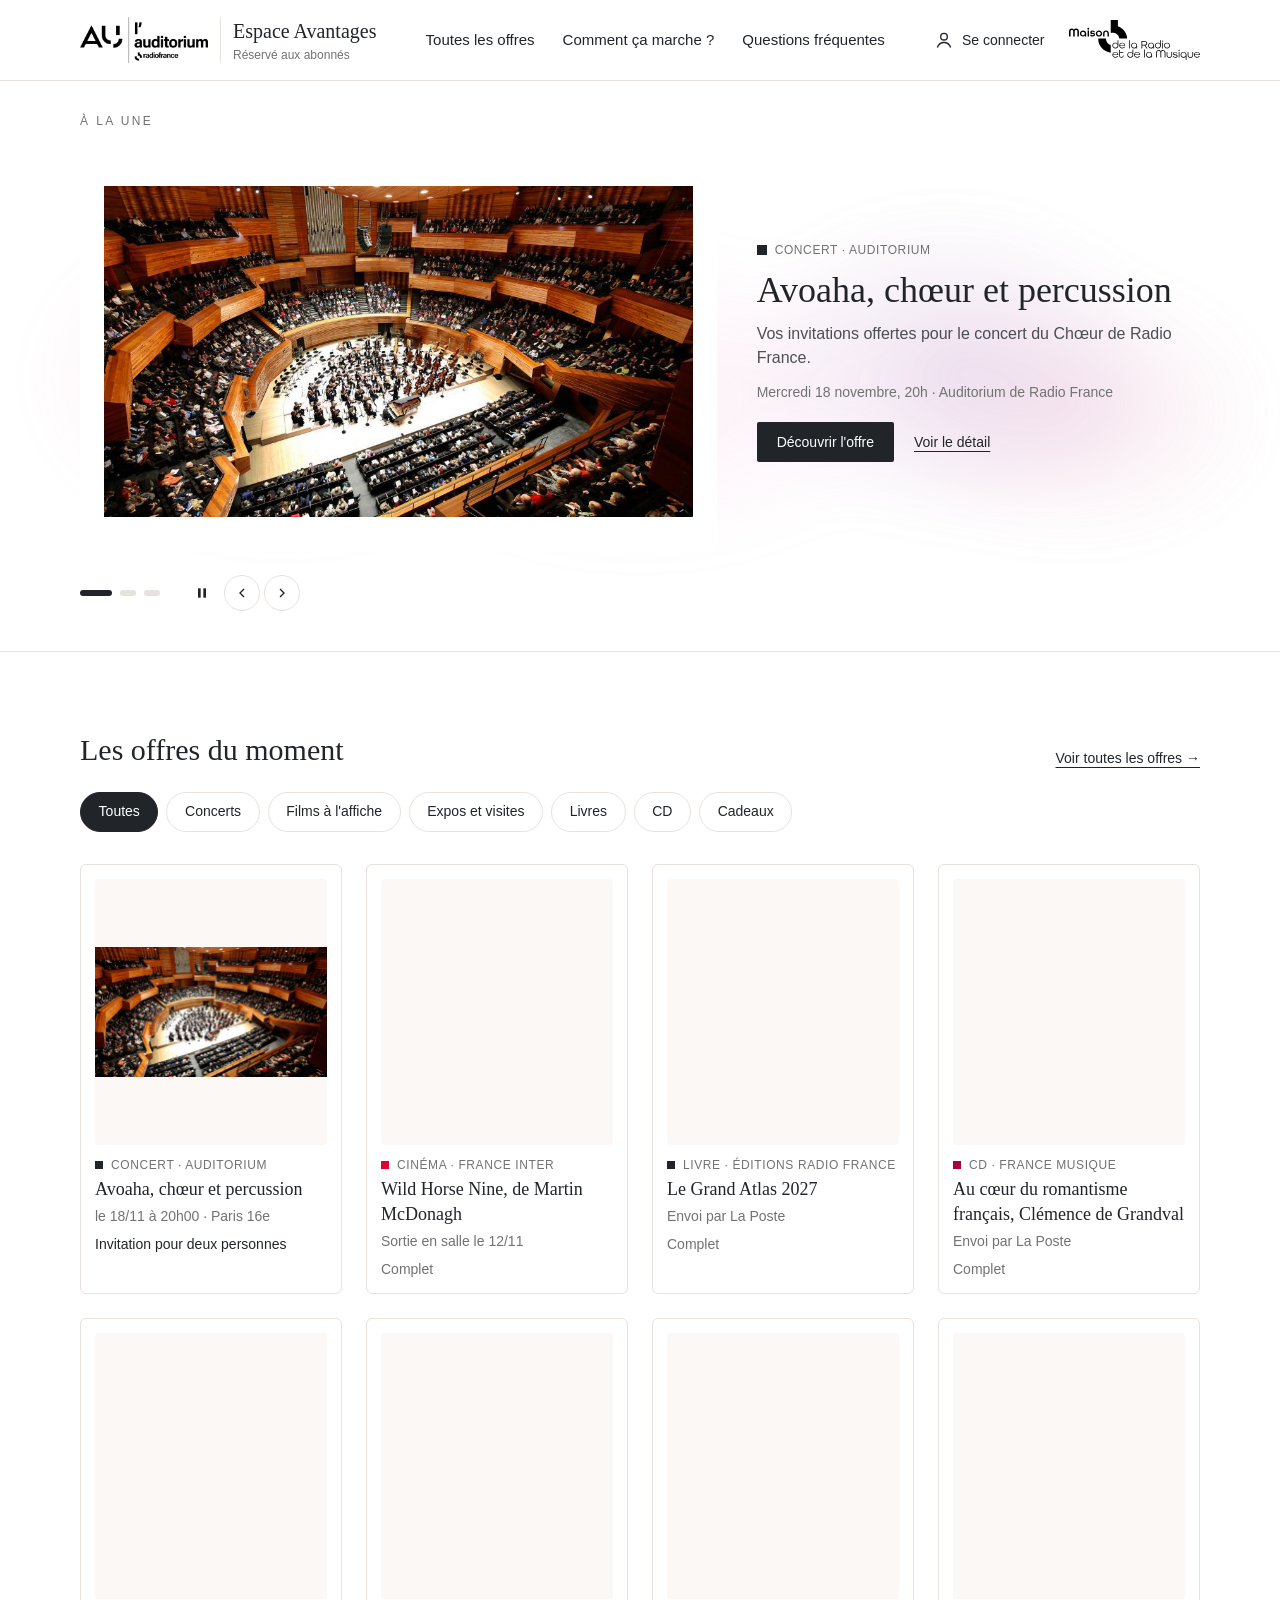
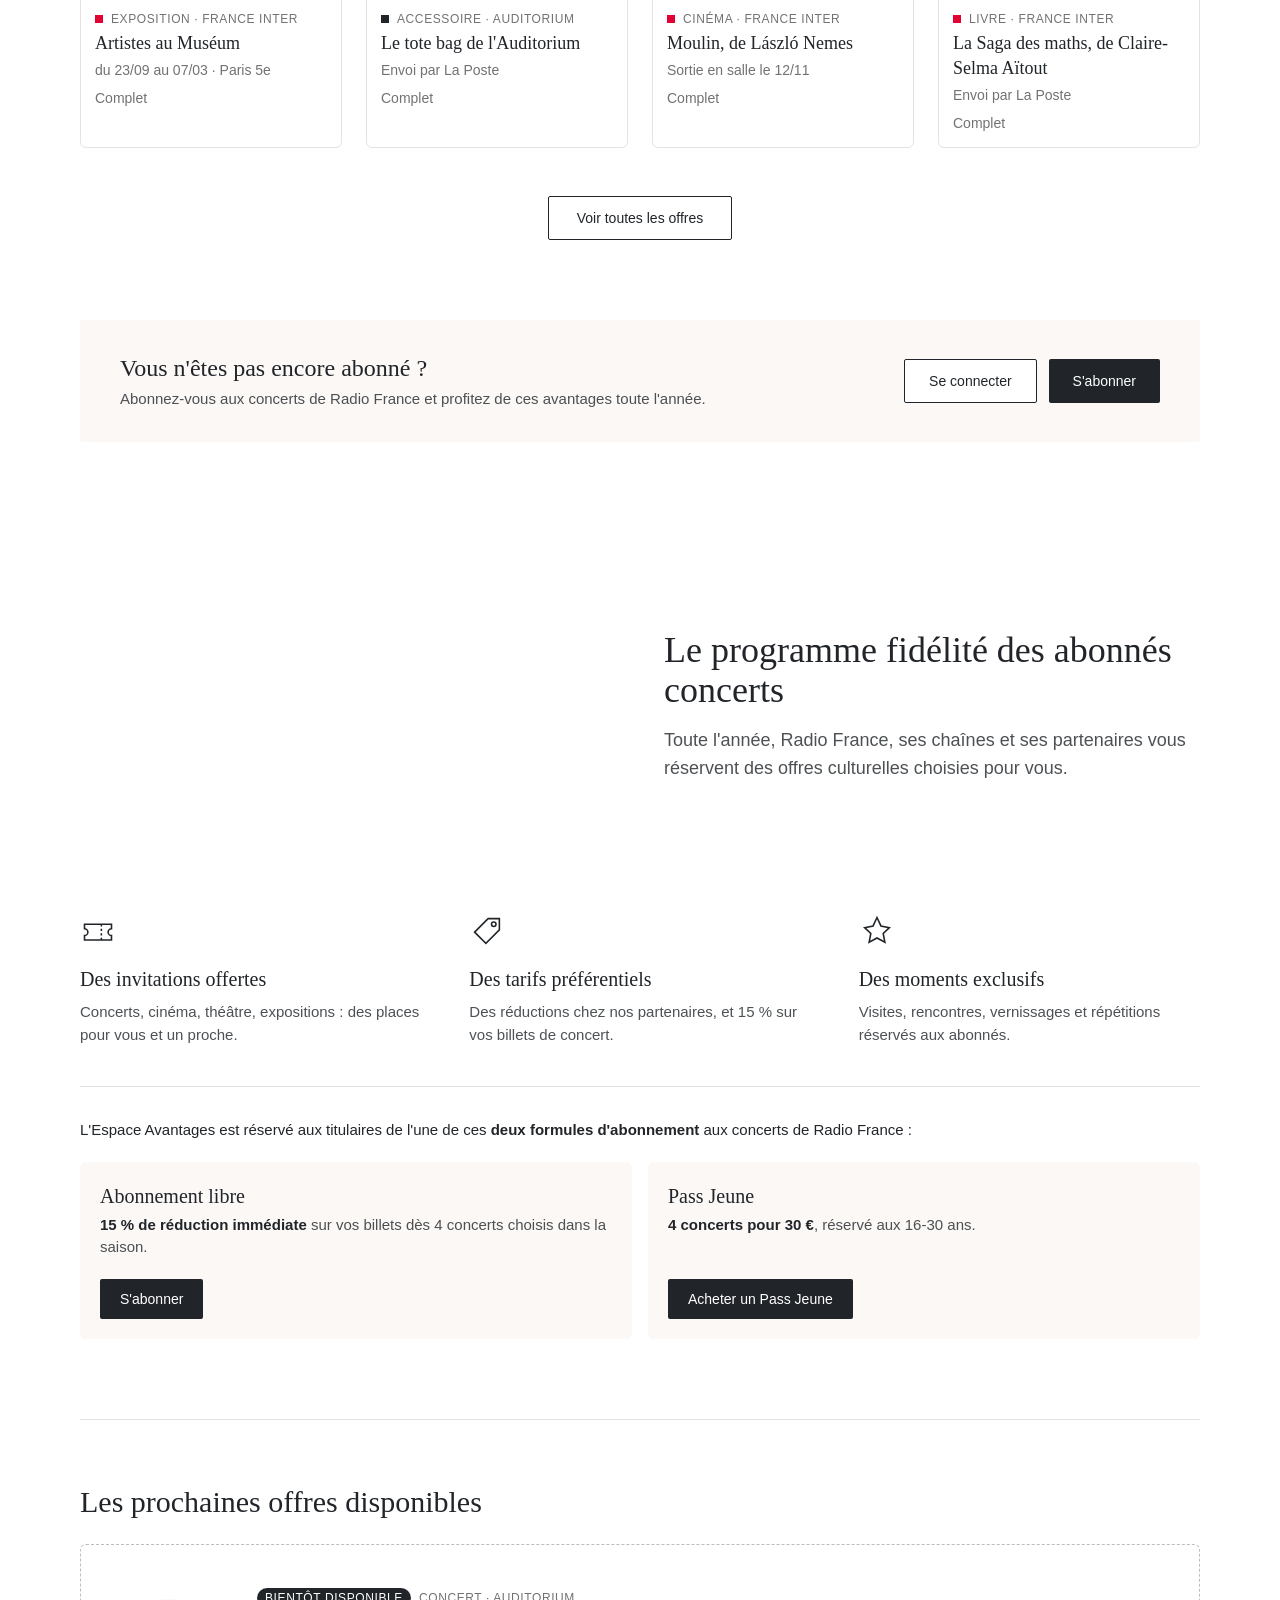
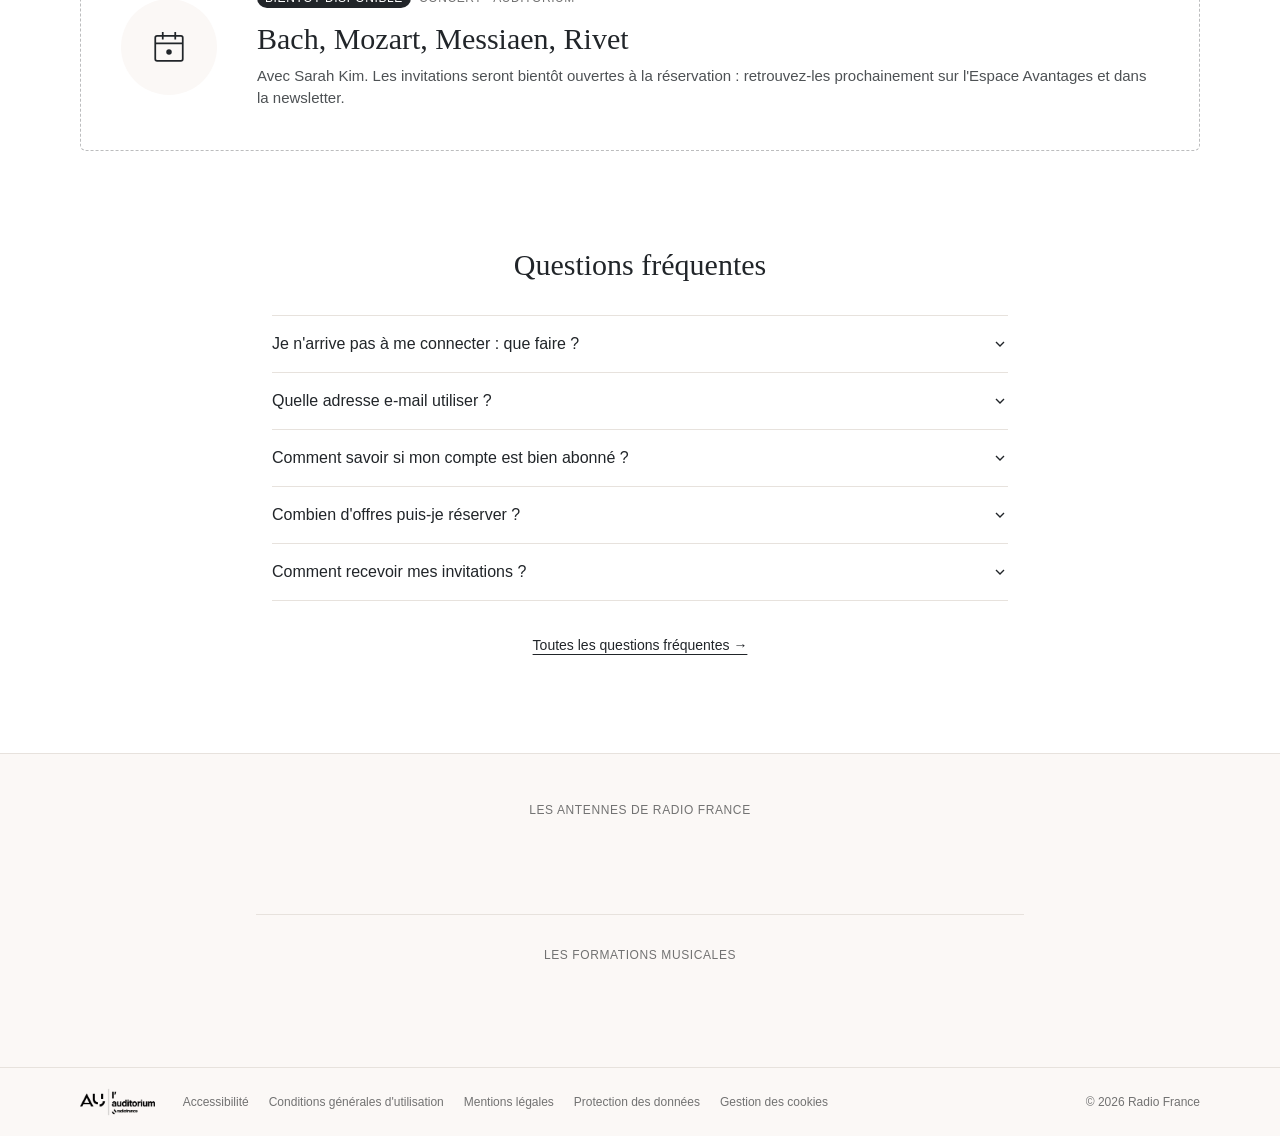
<file: index.html>
<!DOCTYPE html>
<html lang="fr"><head><meta charset="UTF-8"><meta name="robots" content="noindex, nofollow">
<meta http-equiv="refresh" content="0; url=avantage-v5.html"><title>Espace Avantages - prototype</title></head>
<body><a href="avantage-v5.html">Ouvrir le prototype</a></body></html>
</file>
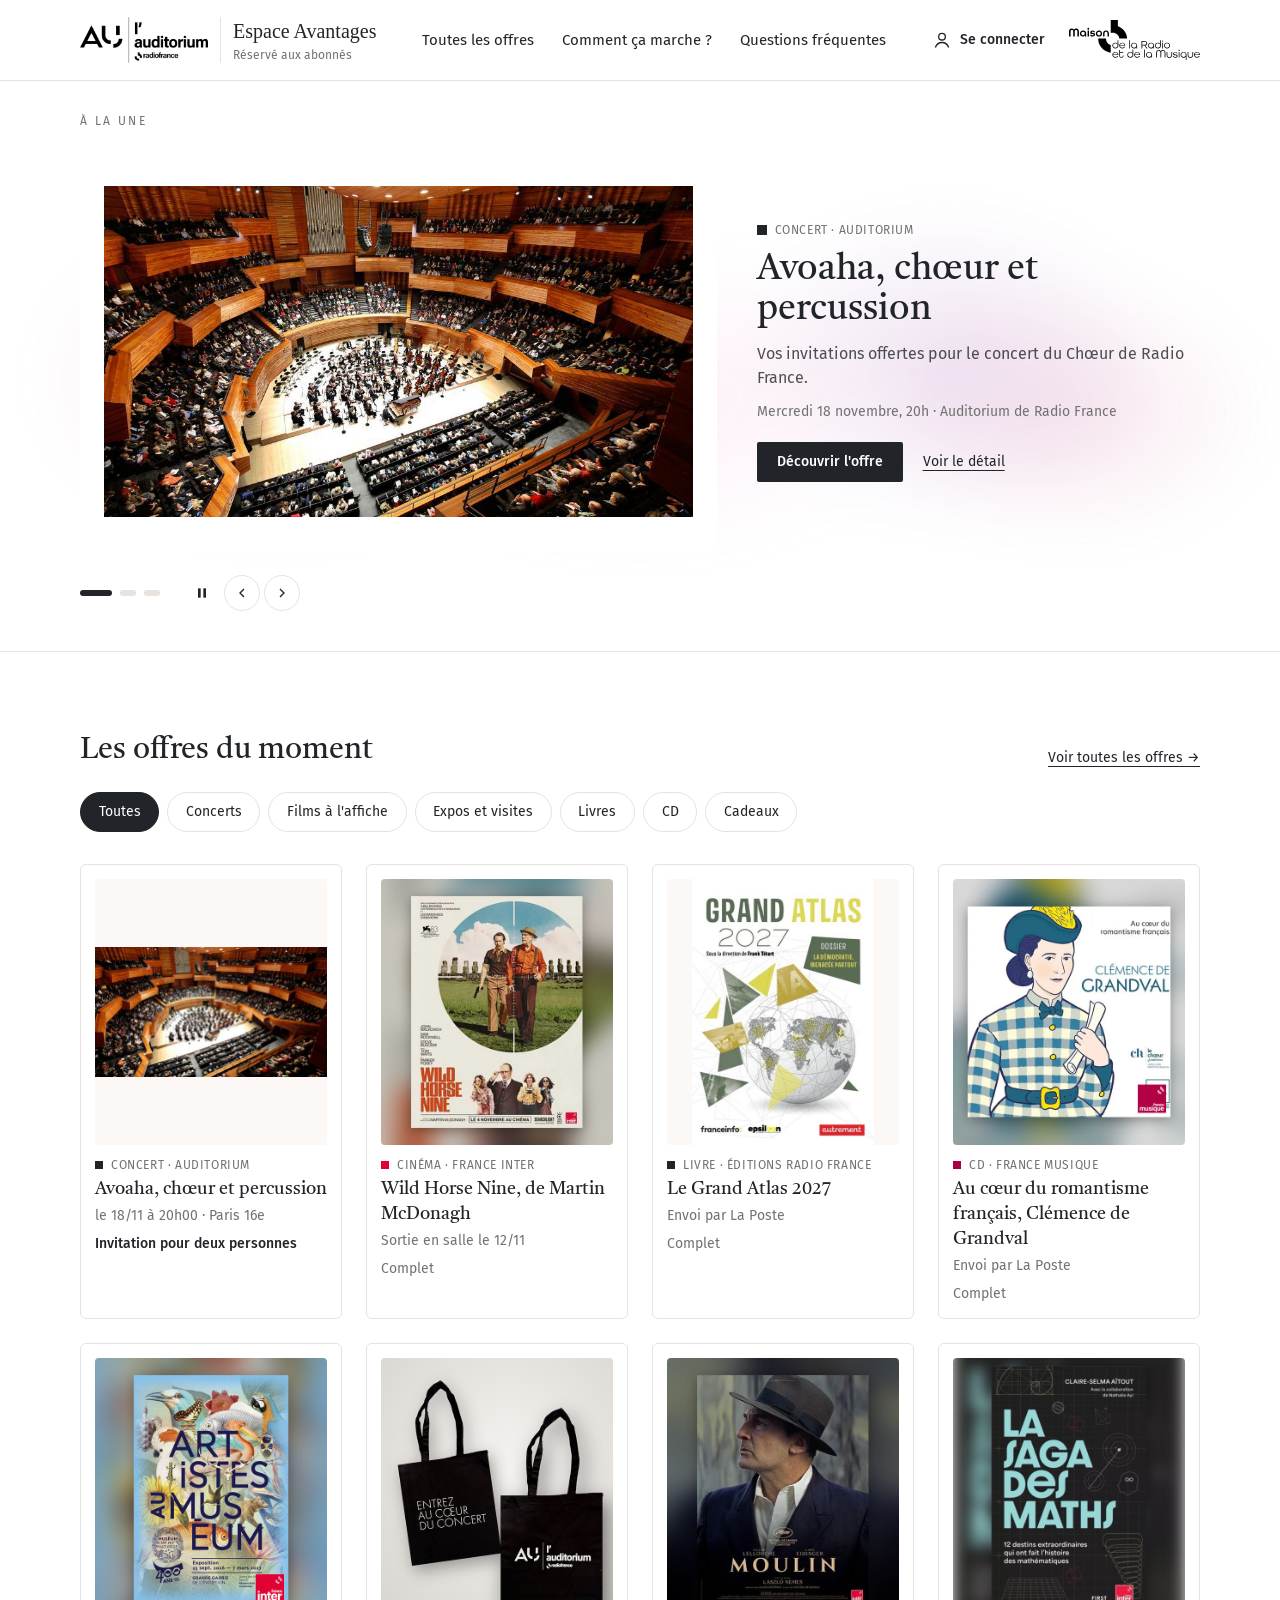
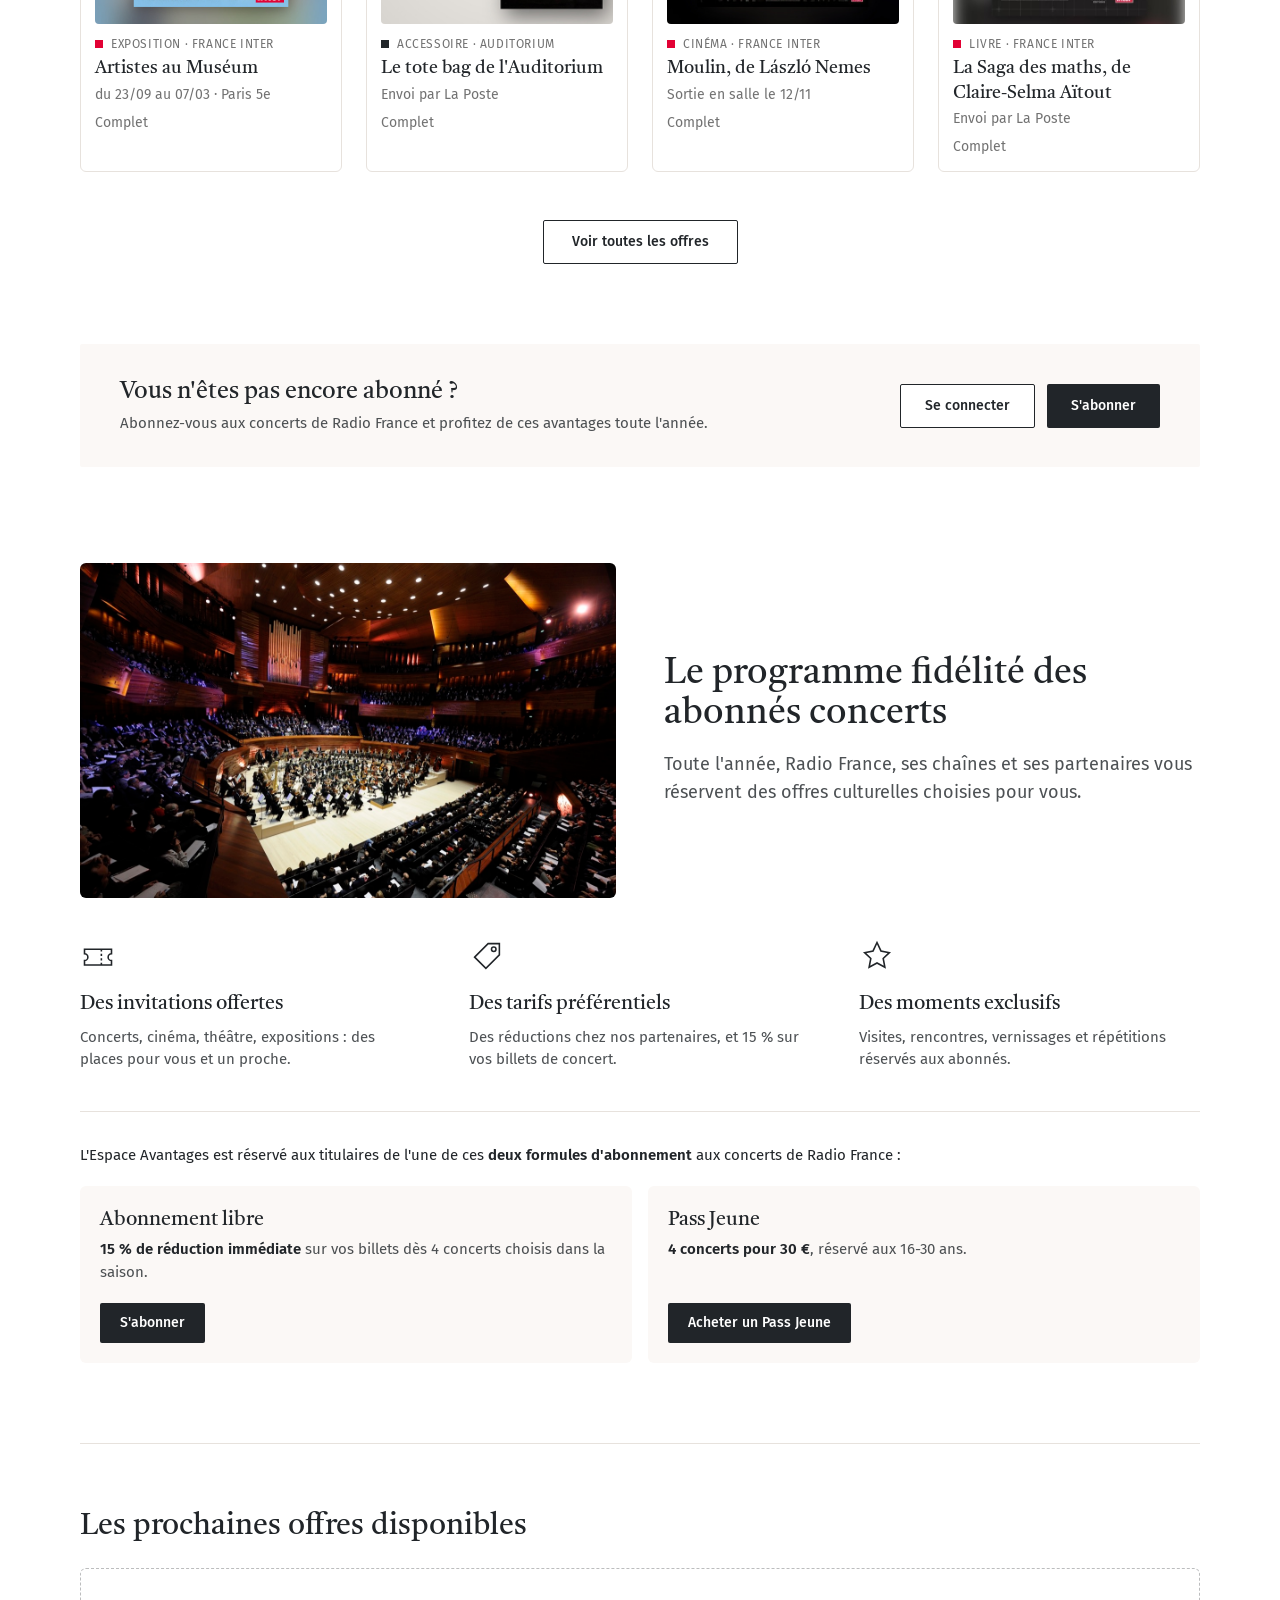
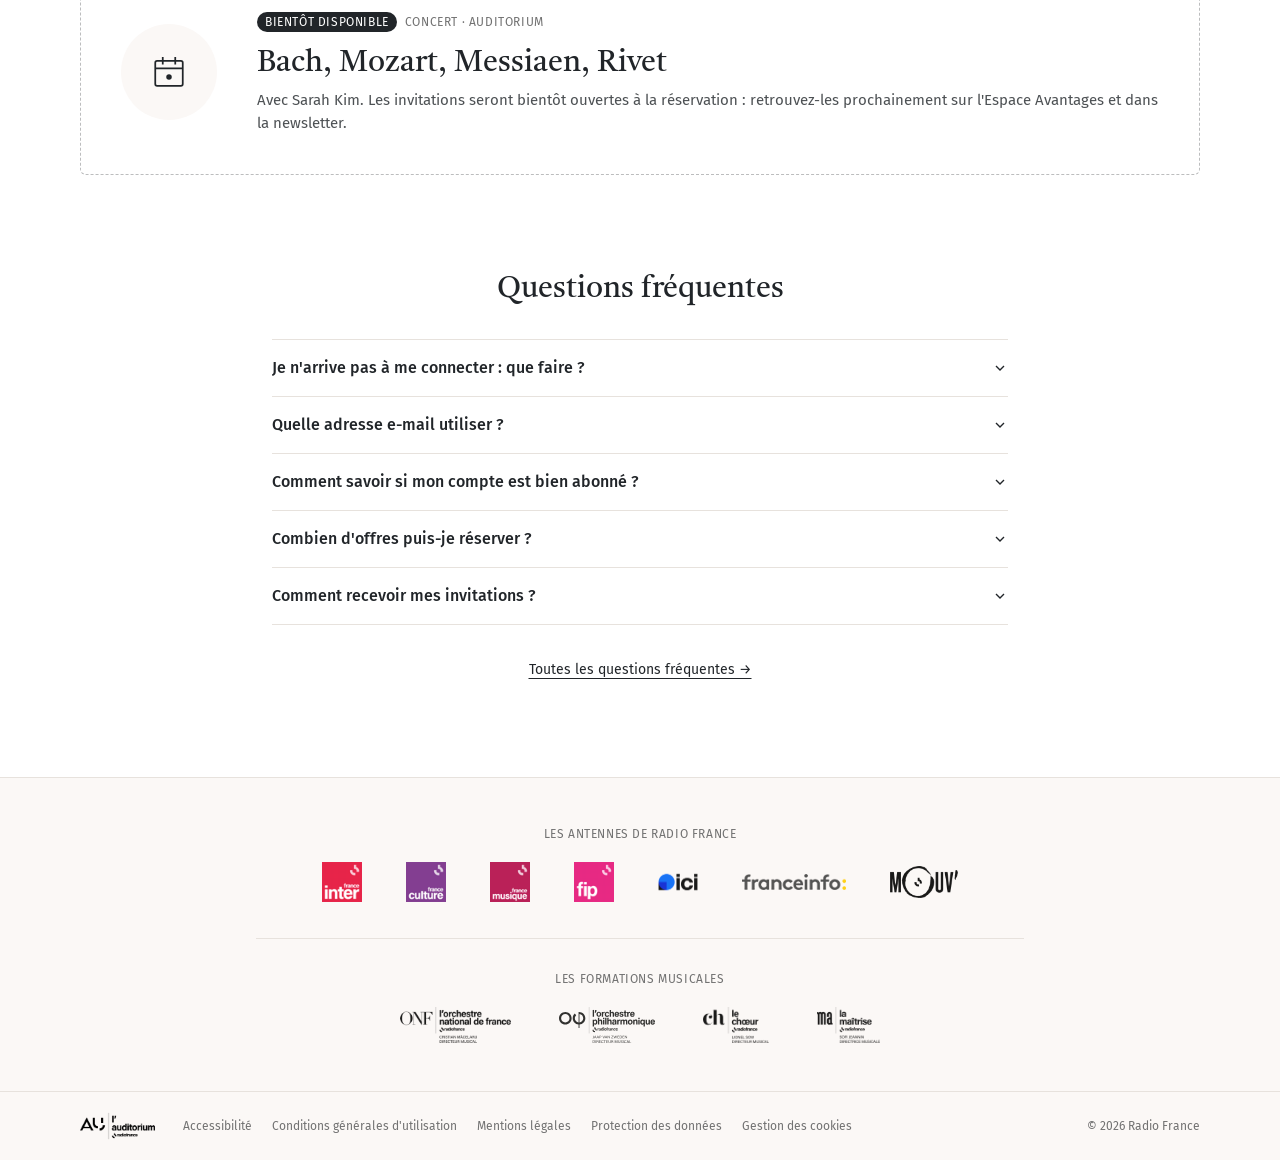
<file: avantage-v5.html>
<!DOCTYPE html>
<html lang="fr">
<head>
    <meta charset="UTF-8">
    <meta name="viewport" content="width=device-width, initial-scale=1.0">
    <meta name="robots" content="noindex, nofollow">
    <title>Espace Avantages - Auditorium de Radio France (V5)</title>
    <!--
      V5 : reprise de la maquette V4 d'Emmanuelle (RnD) avec les remarques du 18/11/2026
      - Logo l'Auditorium en haut à gauche, « Réservé aux abonnés » en petit, logo Radio France noir à droite
      - Polices de la newsletter et du site de la Maison de la Radio : Castoro (titres), Fira Sans (texte)
      - Plus de bleu Radio France : boutons noirs comme les boutons « Réserver » du site de la Maison de la Radio
      - Peu de noir / gris foncé : fonds blancs et crème
      - Pas de bloc « Rechercher une offre » sur la home : bouton « Voir toutes les offres »
      - Carrousel : photo dominante, titre court qui ne recouvre plus l'image, bouton plus discret
      - Plus d'offres visibles, boutons hiérarchisés, présentation de l'EA en 3 points
    -->
    <link rel="preconnect" href="https://fonts.googleapis.com">
    <link rel="preconnect" href="https://fonts.gstatic.com" crossorigin>
    <link href="https://fonts.googleapis.com/css2?family=Castoro:ital@0;1&family=Fira+Sans:wght@400;500;600&display=swap" rel="stylesheet">
    <link rel="stylesheet" href="style.css?v=202611261523">
    <style>
        .no-scrollbar::-webkit-scrollbar { display: none; }
        .no-scrollbar { scrollbar-width: none; }
        /* Carrousel : les offres glissent côte à côte et suivent le doigt */
        #viewport { overflow: hidden; touch-action: pan-y; }
        #track { display: flex; transition: transform .55s cubic-bezier(.22,.61,.36,1); will-change: transform; }
        #track.drag { transition: none; }
        .slide { display: grid; flex: 0 0 100%; min-width: 100%; user-select: none; -webkit-user-select: none; }
        .slide img { -webkit-user-drag: none; }
        @media (prefers-reduced-motion: reduce) { #track { transition: none; } }
        details > summary { list-style: none; cursor: pointer; }
        details > summary::-webkit-details-marker { display: none; }
        details[open] .chev { transform: rotate(180deg); }
        :focus-visible { outline: 2px solid #212529; outline-offset: 3px; }
        .chip { flex-shrink: 0; height: 2.5rem; padding: 0 1.1rem; border: 1px solid #E7E2DD; border-radius: 999px; font-size: 14px; background: #fff; white-space: nowrap; transition: background .15s, color .15s, border-color .15s; }
        .chip:hover { border-color: #212529; }
        .chip[aria-pressed="true"] { background: #212529; border-color: #212529; color: #fff; }
        /* Dégradés de la newsletter, en touches discrètes */
        .bandeau-degrade { position: relative; background: #fff; isolation: isolate; }
        .bandeau-degrade::before { content: ''; position: absolute; inset: 0; z-index: -1; opacity: .6; filter: blur(24px);
            /* même dégradé que la newsletter, recentré : rose à gauche, rose clair au centre, violet et vieux rose à droite */
            background:
                radial-gradient(28% 42% at 22% 52%, rgba(239,150,200,.45), transparent 70%),
                radial-gradient(30% 38% at 50% 56%, rgba(246,186,222,.40), transparent 72%),
                radial-gradient(24% 40% at 74% 50%, rgba(190,140,200,.42), transparent 70%),
                radial-gradient(22% 34% at 84% 58%, rgba(220,140,180,.35), transparent 70%); }
        @media (hover: hover) {
            a.group.border[href^="offre.html"] { transition: box-shadow .45s ease, border-color .45s ease; }
            a.group.border[href^="offre.html"]:hover { border-color: rgba(214,150,196,.55); box-shadow: 0 0 0 1px rgba(236,170,210,.25), 0 0 22px 2px rgba(239,160,205,.28), 0 0 48px 6px rgba(190,140,200,.16); }
        }
    </style>
</head>
<body class="bg-white text-au-ink font-sans antialiased">

    <!-- ============ HAUT DE PAGE ============ -->
    <header class="sticky top-0 z-30 bg-white border-b border-au-line">
        <div class="max-w-6xl mx-auto px-4 h-16 md:h-20 flex items-center justify-between gap-4">
            <a href="avantage-v5.html" class="flex items-center gap-2.5 sm:gap-3 shrink-0" aria-label="Espace Avantages, accueil">
                <img src="img/auditorium_logo.png" alt="l'Auditorium de Radio France" class="h-8 sm:h-9 md:h-12 w-auto">
                <span class="block border-l border-au-line pl-2.5 sm:pl-3 leading-tight">
                    <span class="block font-nl text-[15px] sm:text-lg md:text-xl leading-none whitespace-nowrap">Espace Avantages</span>
                    <span class="block text-[11px] sm:text-xs text-au-grey mt-0.5">Réservé aux abonnés</span>
                </span>
            </a>

            <nav class="hidden xl:flex items-center gap-7 text-[15px] whitespace-nowrap" aria-label="Menu principal">
                <a href="offres.html" class="hover:underline underline-offset-4">Toutes les offres</a>
                <a href="avantage-v5.html#programme" class="hover:underline underline-offset-4">Comment ça marche ?</a>
                <a href="avantage-v5.html#faq" class="hover:underline underline-offset-4">Questions fréquentes</a>
            </nav>

            <div class="flex items-center gap-4 md:gap-6">
                <a href="#" class="flex items-center gap-2 text-sm font-medium whitespace-nowrap hover:underline underline-offset-4">
                    <svg class="w-5 h-5" viewBox="0 0 24 24" fill="none" stroke="currentColor" stroke-width="1.6" aria-hidden="true"><circle cx="12" cy="8" r="4"/><path d="M4 21c1.5-4 4.5-6 8-6s6.5 2 8 6"/></svg>
                    <span class="hidden md:inline">Se connecter</span>
                </a>
                <img src="img/mrm_logo_noir.svg" alt="Maison de la Radio et de la Musique" class="hidden sm:block h-8 md:h-10 w-auto">
                <button id="burger" class="xl:hidden p-1" aria-label="Ouvrir le menu" aria-expanded="false" aria-controls="menu-mobile">
                    <svg data-ico="ouvrir" class="w-6 h-6" viewBox="0 0 24 24" fill="none" stroke="currentColor" stroke-width="1.6" aria-hidden="true"><path d="M4 7h16M4 12h16M4 17h16"/></svg>
                    <svg data-ico="fermer" class="w-6 h-6 hidden" viewBox="0 0 24 24" fill="none" stroke="currentColor" stroke-width="1.6" aria-hidden="true"><path d="M6 6l12 12M18 6L6 18"/></svg>
                </button>
            </div>
        </div>

        <!-- Menu mobile et tablette -->
        <nav id="menu-mobile" class="hidden xl:hidden border-t border-au-line bg-white" aria-label="Menu principal (mobile)">
            <div class="max-w-6xl mx-auto px-4 py-2 flex flex-col text-[16px]">
                <a href="offres.html" class="py-3.5 border-b border-au-line">Toutes les offres</a>
                <a href="avantage-v5.html#programme" class="py-3.5 border-b border-au-line">Comment ça marche ?</a>
                <a href="avantage-v5.html#faq" class="py-3.5 border-b border-au-line">Questions fréquentes</a>
                <a href="connexion.html" class="py-3.5 flex items-center gap-2 font-medium"><svg class="w-5 h-5" viewBox="0 0 24 24" fill="none" stroke="currentColor" stroke-width="1.6" aria-hidden="true"><circle cx="12" cy="8" r="4"/><path d="M4 21c1.5-4 4.5-6 8-6s6.5 2 8 6"/></svg><span>Se connecter</span></a>
            </div>
        </nav>
    </header>

    <main>

    <!-- ============ CARROUSEL ============ -->
    <section class="bandeau-degrade border-b border-au-line" aria-roledescription="carrousel" aria-label="Offres à la une">
        <div class="max-w-6xl mx-auto px-4 pt-6 md:pt-8 pb-8 md:pb-10">
        <p class="text-xs uppercase tracking-[0.2em] text-au-grey mb-4 md:mb-6">À la une</p>
        <div id="carousel" class="relative">

            <div id="viewport">
            <div id="track">
            <!-- Slide 1 -->
            <article class="slide grid-cols-1 md:grid-cols-12 gap-0 md:gap-10 items-center" aria-roledescription="diapositive" aria-label="1 sur 3">
                <a href="offre.html?id=invitation-concert-avoaha-choeur-et-percussion" class="block md:col-span-7 relative aspect-[4/3] md:aspect-[16/10] overflow-hidden rounded-md bg-white">
                    <img fetchpriority="high" src="img/audito_as_studio.jpg" alt="Le chœur de Radio France sur la scène de l'Auditorium" class="relative w-full h-full object-contain p-4 md:p-6">
                </a>
                <div class="md:col-span-5 pt-5 md:pt-0">
                    <p class="flex items-center gap-2 text-xs uppercase tracking-wider text-au-grey"><span class="w-2.5 h-2.5 bg-au-ink"></span>Concert · Auditorium</p>
                    <h2 class="font-serif text-2xl md:text-4xl leading-tight mt-3">Avoaha, chœur et percussion</h2>
                    <p class="mt-3 text-[15px] md:text-base text-au-ink/80">Vos invitations offertes pour le concert du Chœur de Radio France.</p>
                    <p class="mt-3 text-sm text-au-grey">Mercredi 18 novembre, 20h · Auditorium de Radio France</p>
                    <div class="mt-5 flex items-center gap-5">
                        <a href="offre.html?id=invitation-concert-avoaha-choeur-et-percussion" class="inline-flex items-center h-10 px-5 bg-au-ink text-white text-sm font-medium rounded-sm hover:bg-black transition">Découvrir l'offre</a>
                        <a href="offre.html?id=invitation-concert-avoaha-choeur-et-percussion" class="text-sm underline underline-offset-4">Voir le détail</a>
                    </div>
                </div>
            </article>

            <!-- Slide 2 -->
            <article class="slide grid-cols-1 md:grid-cols-12 gap-0 md:gap-10 items-center" aria-roledescription="diapositive" aria-label="2 sur 3">
                <a href="offre.html?id=artistes-au-museum-au-museum-national-dhistoire-naturelle" class="block md:col-span-7 relative aspect-[4/3] md:aspect-[16/10] overflow-hidden rounded-md bg-white">
                    <img loading="lazy" decoding="async" src="img/expo_france_inter.jpg" alt="Visuel de l'exposition Artistes au Muséum" class="relative w-full h-full object-contain p-4 md:p-6">
                </a>
                <div class="md:col-span-5 pt-5 md:pt-0">
                    <p class="flex items-center gap-2 text-xs uppercase tracking-wider text-au-grey"><span class="w-2.5 h-2.5 bg-fi"></span>Exposition · France Inter</p>
                    <h2 class="font-serif text-2xl md:text-4xl leading-tight mt-3">Artistes au Muséum</h2>
                    <p class="mt-3 text-[15px] md:text-base text-au-ink/80">Vos invitations offertes pour l'exposition du Muséum national d'Histoire naturelle.</p>
                    <p class="mt-3 text-sm text-au-grey">Jusqu'au 7 mars · Jardin des Plantes, Paris 5e</p>
                    <div class="mt-5 flex items-center gap-5">
                        <span class="inline-flex items-center h-10 px-5 border border-au-line text-au-grey text-sm rounded-sm" aria-disabled="true">Complet</span>
                        <a href="offre.html?id=artistes-au-museum-au-museum-national-dhistoire-naturelle" class="text-sm underline underline-offset-4">Voir le détail</a>
                    </div>
                </div>
            </article>

            <!-- Slide 3 -->
            <article class="slide grid-cols-1 md:grid-cols-12 gap-0 md:gap-10 items-center" aria-roledescription="diapositive" aria-label="3 sur 3">
                <a href="offre.html?id=tote-bag-auditorium-de-radiofrance" class="block md:col-span-7 relative aspect-[4/3] md:aspect-[16/10] overflow-hidden rounded-md bg-white">
                    <img loading="lazy" decoding="async" src="img/tote_bag_auditorium.jpg" alt="Tote bag noir de l'Auditorium" class="relative w-full h-full object-contain p-4 md:p-6">
                </a>
                <div class="md:col-span-5 pt-5 md:pt-0">
                    <p class="flex items-center gap-2 text-xs uppercase tracking-wider text-au-grey"><span class="w-2.5 h-2.5 bg-au-ink"></span>Accessoire · Auditorium</p>
                    <h2 class="font-serif text-2xl md:text-4xl leading-tight mt-3">Le tote bag de l'Auditorium</h2>
                    <p class="mt-3 text-[15px] md:text-base text-au-ink/80">Votre accessoire offert : noir, en coton bio, du concert aux courses du week-end.</p>
                    <p class="mt-3 text-sm text-au-grey">Dans la limite des stocks disponibles</p>
                    <div class="mt-5 flex items-center gap-5">
                        <span class="inline-flex items-center h-10 px-5 border border-au-line text-au-grey text-sm rounded-sm" aria-disabled="true">Complet</span>
                        <a href="offre.html?id=tote-bag-auditorium-de-radiofrance" class="text-sm underline underline-offset-4">Voir le détail</a>
                    </div>
                </div>
            </article>

            </div>
            </div>

            <!-- Navigation -->
            <div class="mt-6 flex items-center justify-between md:justify-start md:gap-6">
                <div class="flex items-center gap-2" id="dots"></div>
                <div class="flex items-center gap-1">
                    <button id="pause" class="w-9 h-9 grid place-items-center rounded-full hover:bg-white" aria-label="Mettre en pause le défilement">
                        <svg id="ico-pause" class="w-4 h-4" viewBox="0 0 24 24" fill="currentColor" aria-hidden="true"><rect x="6" y="5" width="4" height="14"/><rect x="14" y="5" width="4" height="14"/></svg>
                        <svg id="ico-play" class="w-4 h-4 hidden" viewBox="0 0 24 24" fill="currentColor" aria-hidden="true"><path d="M7 5l12 7-12 7z"/></svg>
                    </button>
                    <button id="prev" class="w-9 h-9 grid place-items-center rounded-full border border-au-line hover:bg-white" aria-label="Offre précédente">
                        <svg class="w-4 h-4" viewBox="0 0 24 24" fill="none" stroke="currentColor" stroke-width="2" aria-hidden="true"><path d="M15 6l-6 6 6 6"/></svg>
                    </button>
                    <button id="next" class="w-9 h-9 grid place-items-center rounded-full border border-au-line hover:bg-white" aria-label="Offre suivante">
                        <svg class="w-4 h-4" viewBox="0 0 24 24" fill="none" stroke="currentColor" stroke-width="2" aria-hidden="true"><path d="M9 6l6 6-6 6"/></svg>
                    </button>
                </div>
            </div>
        </div>
            </div>
    </section>

    <!-- ============ OFFRES DU MOMENT (filtre par catégorie) ============ -->
    <section id="offres" class="max-w-6xl mx-auto px-4 pt-14 md:pt-20">
        <div class="flex items-end justify-between gap-4 mb-6">
            <h2 class="font-serif text-2xl md:text-3xl">Les offres du moment</h2>
            <a href="offres.html" class="hidden md:inline text-sm underline underline-offset-4">Voir toutes les offres →</a>
        </div>
        <div id="filtres" class="flex gap-2 overflow-x-auto no-scrollbar -mx-4 px-4 md:mx-0 md:px-0 mb-6 md:mb-8" role="toolbar" aria-label="Filtrer les offres par catégorie">
            <button data-f="all" aria-pressed="true" class="chip">Toutes</button>
            <button data-f="concert" aria-pressed="false" class="chip">Concerts</button>
            <button data-f="cinema" aria-pressed="false" class="chip">Films à l'affiche</button>
            <button data-f="expo" aria-pressed="false" class="chip">Expos et visites</button>
            <button data-f="livre" aria-pressed="false" class="chip">Livres</button>
            <button data-f="cd" aria-pressed="false" class="chip">CD</button>
            <button data-f="cadeau" aria-pressed="false" class="chip">Cadeaux</button>
        </div>
        <p id="vide" class="hidden text-[15px] text-au-grey mb-6">Aucune offre dans cette catégorie pour le moment.</p>
        <!-- Mobile : défilement au doigt ; tablette : 3 colonnes ; ordinateur : 4 colonnes -->
        <div class="flex md:grid md:grid-cols-3 lg:grid-cols-4 gap-4 md:gap-6 overflow-x-auto md:overflow-visible snap-x snap-mandatory scroll-px-4 md:scroll-px-0 no-scrollbar -mx-4 px-4 after:content-[""] after:shrink-0 after:w-px md:after:hidden md:mx-0 md:px-0">
            <a href="offre.html?id=invitation-concert-avoaha-choeur-et-percussion" data-cat="concert" class="offre group snap-start shrink-0 w-[62%] sm:w-[42%] md:w-auto bg-white border border-au-line rounded-md p-3 md:p-3.5 hover:border-au-ink/40 hover:shadow-[0_6px_20px_-12px_rgba(0,0,0,0.25)] transition">
                <div class="aspect-[540/620] overflow-hidden bg-au-cream rounded"><img loading="lazy" decoding="async" src="img/audito_as_studio.jpg" alt="" class="w-full h-full object-contain group-hover:scale-[1.03] transition duration-300"></div>
                <p class="mt-3 flex items-center gap-2 text-xs uppercase tracking-wider text-au-grey"><span class="w-2 h-2 shrink-0 bg-au-ink"></span>Concert · Auditorium</p>
                <h3 class="mt-1 font-serif text-lg leading-snug group-hover:underline underline-offset-4">Avoaha, chœur et percussion</h3>
                <p class="mt-1 text-sm text-au-grey">le 18/11 à 20h00 · Paris 16e</p>
                <p class="mt-2 text-sm font-medium">Invitation pour deux personnes</p>
            </a>
            <a href="offre.html?id=wild-horse-nine-un-film-de-martin-mcdonagh" data-cat="cinema" class="offre group snap-start shrink-0 w-[62%] sm:w-[42%] md:w-auto bg-white border border-au-line rounded-md p-3 md:p-3.5 hover:border-au-ink/40 hover:shadow-[0_6px_20px_-12px_rgba(0,0,0,0.25)] transition">
                <div class="aspect-[540/620] overflow-hidden bg-au-cream rounded"><img loading="lazy" decoding="async" src="img/wild_horse_nine.jpg" alt="" class="w-full h-full object-contain group-hover:scale-[1.03] transition duration-300"></div>
                <p class="mt-3 flex items-center gap-2 text-xs uppercase tracking-wider text-au-grey"><span class="w-2 h-2 shrink-0 bg-fi"></span>Cinéma · France Inter</p>
                <h3 class="mt-1 font-serif text-lg leading-snug group-hover:underline underline-offset-4">Wild Horse Nine, de Martin McDonagh</h3>
                <p class="mt-1 text-sm text-au-grey">Sortie en salle le 12/11</p>
                <p class="mt-2 text-sm text-au-grey">Complet</p>
            </a>
            <a href="offre.html?id=le-grand-atlas-2027" data-cat="livre" class="offre group snap-start shrink-0 w-[62%] sm:w-[42%] md:w-auto bg-white border border-au-line rounded-md p-3 md:p-3.5 hover:border-au-ink/40 hover:shadow-[0_6px_20px_-12px_rgba(0,0,0,0.25)] transition">
                <div class="aspect-[540/620] overflow-hidden bg-au-cream rounded"><img loading="lazy" decoding="async" src="img/grand_atlas.jpg" alt="" class="w-full h-full object-contain group-hover:scale-[1.03] transition duration-300"></div>
                <p class="mt-3 flex items-center gap-2 text-xs uppercase tracking-wider text-au-grey"><span class="w-2 h-2 shrink-0 bg-au-ink"></span>Livre · Éditions Radio France</p>
                <h3 class="mt-1 font-serif text-lg leading-snug group-hover:underline underline-offset-4">Le Grand Atlas 2027</h3>
                <p class="mt-1 text-sm text-au-grey">Envoi par La Poste</p>
                <p class="mt-2 text-sm text-au-grey">Complet</p>
            </a>
            <a href="offre.html?id=au-coeur-du-romantisme-francais-clemence-de-grandval" data-cat="cd" class="offre group snap-start shrink-0 w-[62%] sm:w-[42%] md:w-auto bg-white border border-au-line rounded-md p-3 md:p-3.5 hover:border-au-ink/40 hover:shadow-[0_6px_20px_-12px_rgba(0,0,0,0.25)] transition">
                <div class="aspect-[540/620] overflow-hidden bg-au-cream rounded"><img loading="lazy" decoding="async" src="img/album_clemence_grandval.jpg" alt="" class="w-full h-full object-contain group-hover:scale-[1.03] transition duration-300"></div>
                <p class="mt-3 flex items-center gap-2 text-xs uppercase tracking-wider text-au-grey"><span class="w-2 h-2 shrink-0 bg-fm"></span>CD · France Musique</p>
                <h3 class="mt-1 font-serif text-lg leading-snug group-hover:underline underline-offset-4">Au cœur du romantisme français, Clémence de Grandval</h3>
                <p class="mt-1 text-sm text-au-grey">Envoi par La Poste</p>
                <p class="mt-2 text-sm text-au-grey">Complet</p>
            </a>
            <a href="offre.html?id=artistes-au-museum-au-museum-national-dhistoire-naturelle" data-cat="expo" class="offre group snap-start shrink-0 w-[62%] sm:w-[42%] md:w-auto bg-white border border-au-line rounded-md p-3 md:p-3.5 hover:border-au-ink/40 hover:shadow-[0_6px_20px_-12px_rgba(0,0,0,0.25)] transition">
                <div class="aspect-[540/620] overflow-hidden bg-au-cream rounded"><img loading="lazy" decoding="async" src="img/expo_france_inter.jpg" alt="" class="w-full h-full object-contain group-hover:scale-[1.03] transition duration-300"></div>
                <p class="mt-3 flex items-center gap-2 text-xs uppercase tracking-wider text-au-grey"><span class="w-2 h-2 shrink-0 bg-fi"></span>Exposition · France Inter</p>
                <h3 class="mt-1 font-serif text-lg leading-snug group-hover:underline underline-offset-4">Artistes au Muséum</h3>
                <p class="mt-1 text-sm text-au-grey">du 23/09 au 07/03 · Paris 5e</p>
                <p class="mt-2 text-sm text-au-grey">Complet</p>
            </a>
            <a href="offre.html?id=tote-bag-auditorium-de-radiofrance" data-cat="cadeau" class="offre group snap-start shrink-0 w-[62%] sm:w-[42%] md:w-auto bg-white border border-au-line rounded-md p-3 md:p-3.5 hover:border-au-ink/40 hover:shadow-[0_6px_20px_-12px_rgba(0,0,0,0.25)] transition">
                <div class="aspect-[540/620] overflow-hidden bg-au-cream rounded"><img loading="lazy" decoding="async" src="img/tote_bag_auditorium.jpg" alt="" class="w-full h-full object-contain group-hover:scale-[1.03] transition duration-300"></div>
                <p class="mt-3 flex items-center gap-2 text-xs uppercase tracking-wider text-au-grey"><span class="w-2 h-2 shrink-0 bg-au-ink"></span>Accessoire · Auditorium</p>
                <h3 class="mt-1 font-serif text-lg leading-snug group-hover:underline underline-offset-4">Le tote bag de l&#x27;Auditorium</h3>
                <p class="mt-1 text-sm text-au-grey">Envoi par La Poste</p>
                <p class="mt-2 text-sm text-au-grey">Complet</p>
            </a>
            <a href="offre.html?id=moulin-un-film-de-laszlo-nemes" data-cat="cinema" class="offre group snap-start shrink-0 w-[62%] sm:w-[42%] md:w-auto bg-white border border-au-line rounded-md p-3 md:p-3.5 hover:border-au-ink/40 hover:shadow-[0_6px_20px_-12px_rgba(0,0,0,0.25)] transition">
                <div class="aspect-[540/620] overflow-hidden bg-au-cream rounded"><img loading="lazy" decoding="async" src="img/moulin.jpg" alt="" class="w-full h-full object-contain group-hover:scale-[1.03] transition duration-300"></div>
                <p class="mt-3 flex items-center gap-2 text-xs uppercase tracking-wider text-au-grey"><span class="w-2 h-2 shrink-0 bg-fi"></span>Cinéma · France Inter</p>
                <h3 class="mt-1 font-serif text-lg leading-snug group-hover:underline underline-offset-4">Moulin, de László Nemes</h3>
                <p class="mt-1 text-sm text-au-grey">Sortie en salle le 12/11</p>
                <p class="mt-2 text-sm text-au-grey">Complet</p>
            </a>
            <a href="offre.html?id=la-saga-des-maths-de-claire-selma-aitout" data-cat="livre" class="offre group snap-start shrink-0 w-[62%] sm:w-[42%] md:w-auto bg-white border border-au-line rounded-md p-3 md:p-3.5 hover:border-au-ink/40 hover:shadow-[0_6px_20px_-12px_rgba(0,0,0,0.25)] transition">
                <div class="aspect-[540/620] overflow-hidden bg-au-cream rounded"><img loading="lazy" decoding="async" src="img/saga_maths.jpg" alt="" class="w-full h-full object-contain group-hover:scale-[1.03] transition duration-300"></div>
                <p class="mt-3 flex items-center gap-2 text-xs uppercase tracking-wider text-au-grey"><span class="w-2 h-2 shrink-0 bg-fi"></span>Livre · France Inter</p>
                <h3 class="mt-1 font-serif text-lg leading-snug group-hover:underline underline-offset-4">La Saga des maths, de Claire-Selma Aïtout</h3>
                <p class="mt-1 text-sm text-au-grey">Envoi par La Poste</p>
                <p class="mt-2 text-sm text-au-grey">Complet</p>
            </a>
        </div>
        <div class="text-center mt-8 md:mt-12">
            <a href="offres.html" class="inline-flex items-center h-11 px-7 border border-au-ink text-sm font-medium rounded-sm hover:bg-au-ink hover:text-white transition">Voir toutes les offres</a>
        </div>
    </section>

    <!-- ============ ABONNÉ CONNECTÉ ============ -->
    <section data-si-connecte class="hidden max-w-6xl mx-auto px-4 pt-14 md:pt-20">
        <div class="bg-au-cream px-6 py-7 md:px-10 md:py-8 flex flex-col md:flex-row md:items-center justify-between gap-5 rounded-md">
            <div>
                <h2 class="font-serif text-xl md:text-2xl">Bonjour <span data-prenom></span>,</h2>
                <p class="mt-1 text-[15px] text-au-ink/80" data-etat-mois></p>
            </div>
            <a href="mon-compte.html" class="shrink-0 inline-flex items-center h-11 px-6 border border-au-ink bg-white text-sm font-medium rounded-sm hover:bg-au-ink hover:text-white transition">Mon compte et mes réservations</a>
        </div>
    </section>

    <!-- ============ NON-ABONNÉS ============ -->
    <section data-si-deconnecte class="max-w-6xl mx-auto px-4 pt-14 md:pt-20">
        <div class="bg-au-cream px-6 py-7 md:px-10 md:py-8 flex flex-col md:flex-row md:items-center justify-between gap-5 rounded-sm">
            <div>
                <h2 class="font-serif text-xl md:text-2xl">Vous n'êtes pas encore abonné ?</h2>
                <p class="mt-1 text-[15px] text-au-ink/80">Abonnez-vous aux concerts de Radio France et profitez de ces avantages toute l'année.</p>
            </div>
            <div class="flex flex-wrap gap-3 shrink-0">
                <a href="connexion.html" class="inline-flex items-center h-11 px-6 border border-au-ink bg-white text-sm font-medium rounded-sm hover:bg-au-ink hover:text-white transition">Se connecter</a>
                <a href="#" class="inline-flex items-center h-11 px-6 bg-au-ink text-white text-sm font-medium rounded-sm hover:bg-black transition">S'abonner</a>
            </div>
        </div>
    </section>

    <!-- ============ LE PROGRAMME (présentation en 3 points) ============ -->
    <section id="programme" class="max-w-6xl mx-auto px-4 pt-16 md:pt-24 pb-16 md:pb-20">
        <div class="grid grid-cols-1 md:grid-cols-12 gap-6 md:gap-12 items-center">
            <div class="md:col-span-6 aspect-[16/10] overflow-hidden rounded-md">
                <img loading="lazy" decoding="async" src="img/auditorium_salle.jpg" alt="L'Auditorium de Radio France pendant un concert" class="w-full h-full object-cover">
            </div>
            <div class="md:col-span-6">
            <h2 class="font-serif text-2xl md:text-4xl leading-tight">Le programme fidélité des abonnés concerts</h2>
            <p class="mt-4 text-base md:text-lg text-au-ink/80">Toute l'année, Radio France, ses chaînes et ses partenaires vous réservent des offres culturelles choisies pour vous.</p>
        </div>
        </div>

        <div class="mt-10 grid grid-cols-1 sm:grid-cols-3 gap-8 md:gap-12">
            <div>
                <svg class="w-9 h-9" viewBox="0 0 32 32" fill="none" stroke="currentColor" stroke-width="1.4" aria-hidden="true"><path d="M4 10h24v4a3 3 0 000 6v4H4v-4a3 3 0 000-6z"/><path d="M19 10v14" stroke-dasharray="2 2"/></svg>
                <h3 class="mt-4 font-serif text-xl">Des invitations offertes</h3>
                <p class="mt-2 text-[15px] text-au-ink/80">Concerts, cinéma, théâtre, expositions : des places pour vous et un proche.</p>
            </div>
            <div>
                <svg class="w-9 h-9" viewBox="0 0 32 32" fill="none" stroke="currentColor" stroke-width="1.4" aria-hidden="true"><path d="M5 17l12-12h10v10L15 27z"/><circle cx="22" cy="10" r="2"/></svg>
                <h3 class="mt-4 font-serif text-xl">Des tarifs préférentiels</h3>
                <p class="mt-2 text-[15px] text-au-ink/80">Des réductions chez nos partenaires, et 15 % sur vos billets de concert.</p>
            </div>
            <div>
                <svg class="w-9 h-9" viewBox="0 0 32 32" fill="none" stroke="currentColor" stroke-width="1.4" aria-hidden="true"><path d="M16 4l3.5 7.5L27 13l-5.5 5.2L23 26l-7-3.8L9 26l1.5-7.8L5 13l7.5-1.5z"/></svg>
                <h3 class="mt-4 font-serif text-xl">Des moments exclusifs</h3>
                <p class="mt-2 text-[15px] text-au-ink/80">Visites, rencontres, vernissages et répétitions réservés aux abonnés.</p>
            </div>
        </div>

        <div class="mt-10 border-t border-au-line pt-8">
            <p class="text-[15px]">L'Espace Avantages est réservé aux titulaires de l'une de ces <strong class="font-semibold">deux formules d'abonnement</strong> aux concerts de Radio France :</p>
            <div class="mt-5 grid grid-cols-1 sm:grid-cols-2 gap-4">
                <div class="bg-au-cream rounded-md p-5 flex flex-col">
                    <p class="font-serif text-xl">Abonnement libre</p>
                    <p class="mt-1 mb-5 text-[15px] text-au-ink/80"><strong class="font-semibold text-au-ink">15 % de réduction immédiate</strong> sur vos billets dès 4 concerts choisis dans la saison.</p>
                    <a href="https://billetterie.maisondelaradioetdelamusique.fr/selection/subscription?productId=10229738293777&amp;gtmStepTracking=true" target="_blank" rel="noopener" class="mt-auto self-start inline-flex items-center h-10 px-5 bg-au-ink text-white text-sm font-medium rounded-sm hover:bg-black transition">S'abonner</a>
                </div>
                <div class="bg-au-cream rounded-md p-5 flex flex-col">
                    <p class="font-serif text-xl">Pass Jeune</p>
                    <p class="mt-1 mb-5 text-[15px] text-au-ink/80"><strong class="font-semibold text-au-ink">4 concerts pour 30 €</strong>, réservé aux 16-30 ans.</p>
                    <a href="https://billetterie.maisondelaradioetdelamusique.fr/selection/subscription?productId=10229793441000&amp;gtmStepTracking=true" target="_blank" rel="noopener" class="mt-auto self-start inline-flex items-center h-10 px-5 bg-au-ink text-white text-sm font-medium rounded-sm hover:bg-black transition">Acheter un Pass Jeune</a>
                </div>
            </div>
        </div>
    </section>

    <!-- ============ BIENTÔT DISPONIBLE ============ -->
    <section class="max-w-6xl mx-auto px-4">
        <div class="border-t border-au-line pt-12 md:pt-16">
        <h2 class="font-serif text-2xl md:text-3xl mb-6">Les prochaines offres disponibles</h2>
        <div class="border border-dashed border-au-ink/30 rounded-md p-6 md:p-10 flex flex-col md:flex-row md:items-center gap-6 md:gap-10">
            <div class="shrink-0 w-20 h-20 md:w-24 md:h-24 rounded-full bg-au-cream grid place-items-center" aria-hidden="true">
                <svg class="w-9 h-9 md:w-10 md:h-10" viewBox="0 0 32 32" fill="none" stroke="currentColor" stroke-width="1.4"><rect x="5" y="7" width="22" height="20" rx="1.5"/><path d="M5 13h22M11 4v6M21 4v6"/><circle cx="16" cy="20" r="2.2" fill="currentColor" stroke="none"/></svg>
            </div>
            <div class="flex-1">
                <p class="inline-flex items-center gap-2 text-xs uppercase tracking-wider"><span class="px-2 py-0.5 rounded-full bg-au-ink text-white">Bientôt disponible</span><span class="text-au-grey">Concert · Auditorium</span></p>
                <h3 class="font-serif text-2xl md:text-3xl mt-3 leading-tight">Bach, Mozart, Messiaen, Rivet</h3>
                <p class="mt-2 text-[15px] text-au-ink/80">Avec Sarah Kim. Les invitations seront bientôt ouvertes à la réservation : retrouvez-les prochainement sur l'Espace Avantages et dans la newsletter.</p>
            </div>
        </div>
        </div>
    </section>

    <!-- ============ FAQ ============ -->
    <section id="faq" class="max-w-3xl mx-auto px-4 py-16 md:py-24">
        <h2 class="font-serif text-2xl md:text-3xl text-center">Questions fréquentes</h2>
        <div class="mt-8 border-t border-au-line">
            <details class="border-b border-au-line py-4">
                <summary class="flex items-center justify-between gap-4 text-[15px] md:text-base font-medium">Je n'arrive pas à me connecter : que faire ?<svg class="chev w-4 h-4 shrink-0 transition" viewBox="0 0 24 24" fill="none" stroke="currentColor" stroke-width="2" aria-hidden="true"><path d="M6 9l6 6 6-6"/></svg></summary>
                <p class="mt-3 text-[15px] text-au-ink/80">Utilisez l'adresse e-mail et le mot de passe de votre compte billetterie de la Maison de la Radio et de la Musique, celui avec lequel vous avez acheté votre abonnement. En cas d'oubli, cliquez sur « Mot de passe oublié » : un lien de réinitialisation vous est envoyé par e-mail.</p>
            </details>
            <details class="border-b border-au-line py-4">
                <summary class="flex items-center justify-between gap-4 text-[15px] md:text-base font-medium">Quelle adresse e-mail utiliser ?<svg class="chev w-4 h-4 shrink-0 transition" viewBox="0 0 24 24" fill="none" stroke="currentColor" stroke-width="2" aria-hidden="true"><path d="M6 9l6 6 6-6"/></svg></summary>
                <p class="mt-3 text-[15px] text-au-ink/80">Celle du compte billetterie qui porte votre abonnement. Si vous avez plusieurs adresses ou si une personne de votre foyer a acheté l'abonnement, c'est l'adresse de l'abonné qui donne accès à l'Espace Avantages.</p>
            </details>
            <details class="border-b border-au-line py-4">
                <summary class="flex items-center justify-between gap-4 text-[15px] md:text-base font-medium">Comment savoir si mon compte est bien abonné ?<svg class="chev w-4 h-4 shrink-0 transition" viewBox="0 0 24 24" fill="none" stroke="currentColor" stroke-width="2" aria-hidden="true"><path d="M6 9l6 6 6-6"/></svg></summary>
                <p class="mt-3 text-[15px] text-au-ink/80">Une fois connecté, votre nom et votre numéro d'abonné apparaissent dans « Mon compte ». Si la connexion indique que votre compte n'a pas accès, vérifiez que votre abonnement (Abonnement libre ou Pass Jeune) concerne bien la saison en cours, ou contactez la billetterie.</p>
            </details>
            <details class="border-b border-au-line py-4">
                <summary class="flex items-center justify-between gap-4 text-[15px] md:text-base font-medium">Combien d'offres puis-je réserver ?<svg class="chev w-4 h-4 shrink-0 transition" viewBox="0 0 24 24" fill="none" stroke="currentColor" stroke-width="2" aria-hidden="true"><path d="M6 9l6 6 6-6"/></svg></summary>
                <p class="mt-3 text-[15px] text-au-ink/80">Une réservation par mois et par abonné. L'état de votre avantage du mois est indiqué dans « Mon compte ».</p>
            </details>
            <details class="border-b border-au-line py-4">
                <summary class="flex items-center justify-between gap-4 text-[15px] md:text-base font-medium">Comment recevoir mes invitations ?<svg class="chev w-4 h-4 shrink-0 transition" viewBox="0 0 24 24" fill="none" stroke="currentColor" stroke-width="2" aria-hidden="true"><path d="M6 9l6 6 6-6"/></svg></summary>
                <p class="mt-3 text-[15px] text-au-ink/80">Selon l'offre : par e-mail avec un lien vers la billetterie, par code à utiliser chez le partenaire, ou par La Poste à l'adresse de votre compte billetterie. Les modalités sont précisées sur chaque offre.</p>
            </details>
        </div>
        <div class="text-center mt-8">
            <a href="#" class="text-sm underline underline-offset-4">Toutes les questions fréquentes →</a>
        </div>
    </section>

    </main>

    <!-- ============ PIED DE PAGE ============ -->
    <footer class="bg-au-cream border-t border-au-line">
        <div class="max-w-6xl mx-auto px-4 py-10 md:py-12 space-y-9">
            <div>
                <p class="text-xs uppercase tracking-wider text-au-grey mb-5 text-center">Les antennes de Radio France</p>
                <nav class="max-w-3xl mx-auto flex flex-wrap items-center justify-center gap-x-9 md:gap-x-11 gap-y-6" aria-label="Antennes de Radio France"><a href="https://www.radiofrance.fr/franceinter" target="_blank" rel="noopener" class="opacity-90 hover:opacity-100 transition" aria-label="France Inter"><img loading="lazy" src="img/logos/France-Inter.png" alt="France Inter" class="h-10 w-auto"></a><a href="https://www.radiofrance.fr/franceculture" target="_blank" rel="noopener" class="opacity-90 hover:opacity-100 transition" aria-label="France Culture"><img loading="lazy" src="img/logos/France-Culture.png" alt="France Culture" class="h-10 w-auto"></a><a href="https://www.radiofrance.fr/francemusique" target="_blank" rel="noopener" class="opacity-90 hover:opacity-100 transition" aria-label="France Musique"><img loading="lazy" src="img/logos/France-Musique.png" alt="France Musique" class="h-10 w-auto"></a><a href="https://www.radiofrance.fr/fip" target="_blank" rel="noopener" class="opacity-90 hover:opacity-100 transition" aria-label="Fip"><img loading="lazy" src="img/logos/FIP.png" alt="Fip" class="h-10 w-auto"></a><a href="https://www.ici.fr/" target="_blank" rel="noopener" class="opacity-90 hover:opacity-100 transition" aria-label="ici"><img loading="lazy" src="img/logos/ici.png" alt="ici" class="h-8 w-auto"></a><a href="https://www.franceinfo.fr/" target="_blank" rel="noopener" class="opacity-90 hover:opacity-100 transition" aria-label="franceinfo"><img loading="lazy" src="img/logos/Franceinfo.png" alt="franceinfo" class="h-4 w-auto"></a><a href="https://www.radiofrance.fr/mouv" target="_blank" rel="noopener" class="opacity-90 hover:opacity-100 transition" aria-label="Mouv'"><img loading="lazy" src="img/logos/mouv.png" alt="Mouv'" class="h-8 w-auto"></a></nav>
            </div>
            <div>
                <p class="text-xs uppercase tracking-wider text-au-grey mb-5 text-center border-t border-au-line max-w-3xl mx-auto pt-8">Les formations musicales</p>
                <nav class="max-w-3xl mx-auto flex flex-wrap items-center justify-center gap-x-10 md:gap-x-12 gap-y-6" aria-label="Formations musicales de Radio France"><a href="https://www.maisondelaradioetdelamusique.fr/formations/orchestre-national-de-france" target="_blank" rel="noopener" class="opacity-90 hover:opacity-100 transition" aria-label="Orchestre National de France"><img loading="lazy" src="img/logos/onf-202010.png" alt="Orchestre National de France" class="h-9 w-auto"></a><a href="https://www.maisondelaradioetdelamusique.fr/formations/orchestre-philharmonique-de-radio-france" target="_blank" rel="noopener" class="opacity-90 hover:opacity-100 transition" aria-label="Orchestre Philharmonique de Radio France"><img loading="lazy" src="img/logos/orchestre_philarmonique_4.svg" alt="Orchestre Philharmonique de Radio France" class="h-9 w-auto"></a><a href="https://www.maisondelaradioetdelamusique.fr/formations/choeur-de-radio-france" target="_blank" rel="noopener" class="opacity-90 hover:opacity-100 transition" aria-label="Chœur de Radio France"><img loading="lazy" src="img/logos/ch.png" alt="Chœur de Radio France" class="h-9 w-auto"></a><a href="https://www.maisondelaradioetdelamusique.fr/formations/maitrise-de-radio-france" target="_blank" rel="noopener" class="opacity-90 hover:opacity-100 transition" aria-label="Maîtrise de Radio France"><img loading="lazy" src="img/logos/ma.png" alt="Maîtrise de Radio France" class="h-9 w-auto"></a></nav>
            </div>
        </div>
        <div class="border-t border-au-line">
            <div class="max-w-6xl mx-auto px-4 py-5 flex flex-wrap items-center gap-x-5 gap-y-2 text-xs text-au-grey">
                <img src="img/auditorium_logo.png" alt="l'Auditorium de Radio France" class="h-7 w-auto mr-2">
                <a href="#" class="hover:underline">Accessibilité</a><a href="#" class="hover:underline">Conditions générales d'utilisation</a><a href="#" class="hover:underline">Mentions légales</a><a href="#" class="hover:underline">Protection des données</a><a href="#" class="hover:underline">Gestion des cookies</a><span class="md:ml-auto">© 2026 Radio France</span>
            </div>
        </div>
    </footer>

    <script>
        // Carrousel : glissement fluide, suit le doigt (ou la souris), flèches, points, pause, défilement automatique (6 s)
        (function () {
            const track = document.getElementById('track');
            const vp = document.getElementById('viewport');
            const slides = Array.from(track.children);
            const dotsBox = document.getElementById('dots');
            const N = slides.length;
            let i = 0, timer = null, paused = false;
            slides.forEach((_, k) => {
                const b = document.createElement('button');
                b.className = 'h-1.5 rounded-full transition-all duration-300 ' + (k === 0 ? 'w-8 bg-au-ink' : 'w-4 bg-au-line');
                b.setAttribute('aria-label', 'Afficher l\'offre ' + (k + 1));
                b.onclick = () => { go(k); restart(); };
                dotsBox.appendChild(b);
            });
            const dots = Array.from(dotsBox.children);
            function place(px) { track.style.transform = 'translate3d(calc(' + (-i * 100) + '% + ' + (px || 0) + 'px),0,0)'; }
            function go(n) {
                i = (n + N) % N;
                place(0);
                dots.forEach((d, k) => d.className = 'h-1.5 rounded-full transition-all duration-300 ' + (k === i ? 'w-8 bg-au-ink' : 'w-4 bg-au-line'));
                slides.forEach((sl, k) => { sl.setAttribute('aria-hidden', k !== i); sl.inert = k !== i; });
            }
            function restart() { clearInterval(timer); if (!paused) timer = setInterval(() => go(i + 1), 6000); }
            document.getElementById('next').onclick = () => { go(i + 1); restart(); };
            document.getElementById('prev').onclick = () => { go(i - 1); restart(); };
            document.getElementById('pause').onclick = function () {
                paused = !paused;
                document.getElementById('ico-pause').classList.toggle('hidden', paused);
                document.getElementById('ico-play').classList.toggle('hidden', !paused);
                this.setAttribute('aria-label', paused ? 'Relancer le défilement' : 'Mettre en pause le défilement');
                restart();
            };
            // Glisser : la diapositive suit le doigt, puis se cale en douceur
            let x0 = null, y0 = 0, dx = 0, t0 = 0, glisse = false, aGlisse = false;
            vp.addEventListener('pointerdown', e => {
                if (e.pointerType === 'mouse' && e.button !== 0) return;
                x0 = e.clientX; y0 = e.clientY; dx = 0; t0 = performance.now(); glisse = false; aGlisse = false;
            });
            vp.addEventListener('pointermove', e => {
                if (x0 === null) return;
                const mx = e.clientX - x0, my = e.clientY - y0;
                if (!glisse) {
                    if (Math.abs(mx) < 6) return;
                    if (Math.abs(my) > Math.abs(mx)) { x0 = null; return; }   // défilement vertical : on laisse la page bouger
                    glisse = aGlisse = true; clearInterval(timer); track.classList.add('drag');
                    try { vp.setPointerCapture(e.pointerId); } catch (err) {}
                }
                dx = mx;
                const bord = (i === 0 && dx > 0) || (i === N - 1 && dx < 0);   // résistance aux extrémités
                place(bord ? dx / 3 : dx);
            });
            function fin() {
                if (x0 === null) return;
                x0 = null;
                if (!glisse) return;
                track.classList.remove('drag');
                const w = vp.clientWidth, v = Math.abs(dx) / Math.max(1, performance.now() - t0);
                const loin = Math.abs(dx) > w * 0.2 || (v > 0.4 && Math.abs(dx) > 30);
                if (loin && !(i === 0 && dx > 0) && !(i === N - 1 && dx < 0)) go(i + (dx < 0 ? 1 : -1)); else place(0);
                restart();
            }
            vp.addEventListener('pointerup', fin);
            vp.addEventListener('pointercancel', fin);
            vp.addEventListener('click', e => { if (aGlisse) { e.preventDefault(); e.stopPropagation(); aGlisse = false; } }, true);
            vp.querySelectorAll('img, a').forEach(el => el.setAttribute('draggable', 'false'));
            go(0);
            if (window.matchMedia('(prefers-reduced-motion: reduce)').matches) { document.getElementById('pause').click(); } else { restart(); }
        })();
    </script>
    <script>
        // Filtre par catégorie (home)
        (function () {
            const chips = document.querySelectorAll('#filtres .chip');
            const offres = document.querySelectorAll('.offre');
            chips.forEach(c => c.addEventListener('click', () => {
                chips.forEach(x => x.setAttribute('aria-pressed', x === c));
                let n = 0;
                offres.forEach(o => { const ok = c.dataset.f === 'all' || o.dataset.cat === c.dataset.f; o.classList.toggle('hidden', !ok); if (ok) n++; });
                document.getElementById('vide').classList.toggle('hidden', n > 0);
            }));
        })();
    </script>
    <script src="auth.js?v=202611261517"></script>
</body>
</html>
</file>
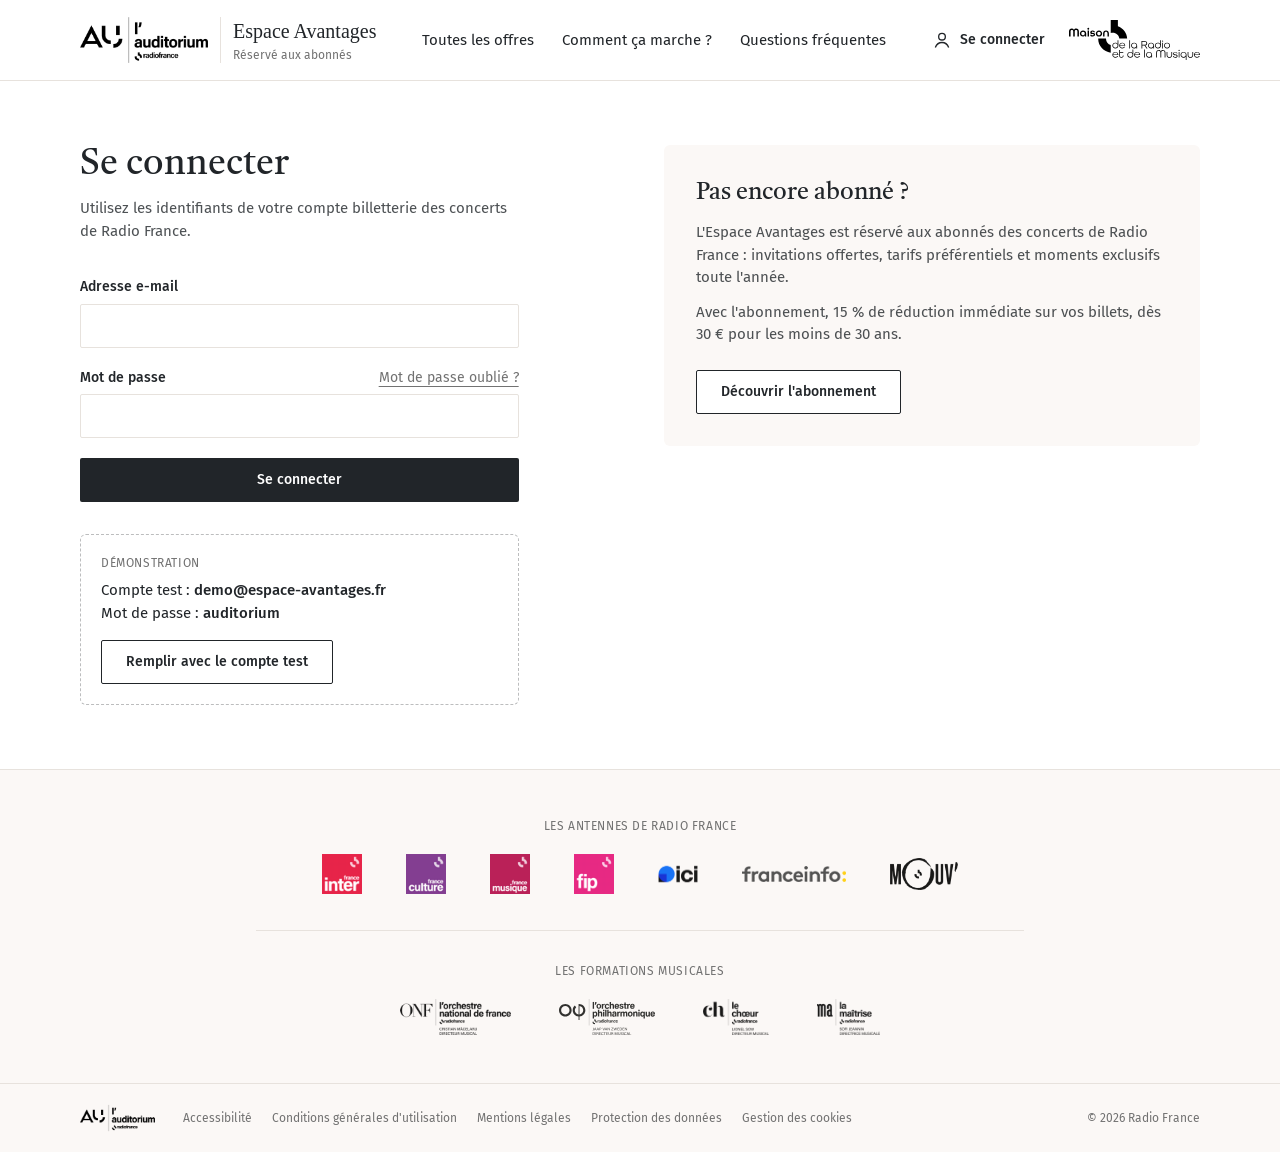
<file: connexion.html>
<!DOCTYPE html>
<html lang="fr">
<head>
    <meta charset="UTF-8">
    <meta name="viewport" content="width=device-width, initial-scale=1.0">
    <meta name="robots" content="noindex, nofollow">
    <title>Se connecter - Espace Avantages (V5)</title>
    <!--
      V5 : reprise de la maquette V4 d'Emmanuelle (RnD) avec les remarques du 18/11/2026
      - Logo l'Auditorium en haut à gauche, « Réservé aux abonnés » en petit, logo Radio France noir à droite
      - Polices de la newsletter et du site de la Maison de la Radio : Castoro (titres), Fira Sans (texte)
      - Plus de bleu Radio France : boutons noirs comme les boutons « Réserver » du site de la Maison de la Radio
      - Peu de noir / gris foncé : fonds blancs et crème
      - Pas de bloc « Rechercher une offre » sur la home : bouton « Voir toutes les offres »
      - Carrousel : photo dominante, titre court qui ne recouvre plus l'image, bouton plus discret
      - Plus d'offres visibles, boutons hiérarchisés, présentation de l'EA en 3 points
    -->
    <link rel="preconnect" href="https://fonts.googleapis.com">
    <link rel="preconnect" href="https://fonts.gstatic.com" crossorigin>
    <link href="https://fonts.googleapis.com/css2?family=Castoro:ital@0;1&family=Fira+Sans:wght@400;500;600&display=swap" rel="stylesheet">
    <link rel="stylesheet" href="style.css?v=202611261523">
    <style>
        .no-scrollbar::-webkit-scrollbar { display: none; }
        .no-scrollbar { scrollbar-width: none; }
        /* Carrousel : les offres glissent côte à côte et suivent le doigt */
        #viewport { overflow: hidden; touch-action: pan-y; }
        #track { display: flex; transition: transform .55s cubic-bezier(.22,.61,.36,1); will-change: transform; }
        #track.drag { transition: none; }
        .slide { display: grid; flex: 0 0 100%; min-width: 100%; user-select: none; -webkit-user-select: none; }
        .slide img { -webkit-user-drag: none; }
        @media (prefers-reduced-motion: reduce) { #track { transition: none; } }
        details > summary { list-style: none; cursor: pointer; }
        details > summary::-webkit-details-marker { display: none; }
        details[open] .chev { transform: rotate(180deg); }
        :focus-visible { outline: 2px solid #212529; outline-offset: 3px; }
        .chip { flex-shrink: 0; height: 2.5rem; padding: 0 1.1rem; border: 1px solid #E7E2DD; border-radius: 999px; font-size: 14px; background: #fff; white-space: nowrap; transition: background .15s, color .15s, border-color .15s; }
        .chip:hover { border-color: #212529; }
        .chip[aria-pressed="true"] { background: #212529; border-color: #212529; color: #fff; }
        /* Dégradés de la newsletter, en touches discrètes */
        .bandeau-degrade { position: relative; background: #fff; isolation: isolate; }
        .bandeau-degrade::before { content: ''; position: absolute; inset: 0; z-index: -1; opacity: .6; filter: blur(24px);
            /* même dégradé que la newsletter, recentré : rose à gauche, rose clair au centre, violet et vieux rose à droite */
            background:
                radial-gradient(28% 42% at 22% 52%, rgba(239,150,200,.45), transparent 70%),
                radial-gradient(30% 38% at 50% 56%, rgba(246,186,222,.40), transparent 72%),
                radial-gradient(24% 40% at 74% 50%, rgba(190,140,200,.42), transparent 70%),
                radial-gradient(22% 34% at 84% 58%, rgba(220,140,180,.35), transparent 70%); }
        @media (hover: hover) {
            a.group.border[href^="offre.html"] { transition: box-shadow .45s ease, border-color .45s ease; }
            a.group.border[href^="offre.html"]:hover { border-color: rgba(214,150,196,.55); box-shadow: 0 0 0 1px rgba(236,170,210,.25), 0 0 22px 2px rgba(239,160,205,.28), 0 0 48px 6px rgba(190,140,200,.16); }
        }
    </style>
</head>
<body class="bg-white text-au-ink font-sans antialiased">

    <!-- ============ HAUT DE PAGE ============ -->
    <header class="sticky top-0 z-30 bg-white border-b border-au-line">
        <div class="max-w-6xl mx-auto px-4 h-16 md:h-20 flex items-center justify-between gap-4">
            <a href="avantage-v5.html" class="flex items-center gap-2.5 sm:gap-3 shrink-0" aria-label="Espace Avantages, accueil">
                <img src="img/auditorium_logo.png" alt="l'Auditorium de Radio France" class="h-8 sm:h-9 md:h-12 w-auto">
                <span class="block border-l border-au-line pl-2.5 sm:pl-3 leading-tight">
                    <span class="block font-nl text-[15px] sm:text-lg md:text-xl leading-none whitespace-nowrap">Espace Avantages</span>
                    <span class="block text-[11px] sm:text-xs text-au-grey mt-0.5">Réservé aux abonnés</span>
                </span>
            </a>

            <nav class="hidden xl:flex items-center gap-7 text-[15px] whitespace-nowrap" aria-label="Menu principal">
                <a href="offres.html" class="hover:underline underline-offset-4">Toutes les offres</a>
                <a href="avantage-v5.html#programme" class="hover:underline underline-offset-4">Comment ça marche ?</a>
                <a href="avantage-v5.html#faq" class="hover:underline underline-offset-4">Questions fréquentes</a>
            </nav>

            <div class="flex items-center gap-4 md:gap-6">
                <a href="#" class="flex items-center gap-2 text-sm font-medium whitespace-nowrap hover:underline underline-offset-4">
                    <svg class="w-5 h-5" viewBox="0 0 24 24" fill="none" stroke="currentColor" stroke-width="1.6" aria-hidden="true"><circle cx="12" cy="8" r="4"/><path d="M4 21c1.5-4 4.5-6 8-6s6.5 2 8 6"/></svg>
                    <span class="hidden md:inline">Se connecter</span>
                </a>
                <img src="img/mrm_logo_noir.svg" alt="Maison de la Radio et de la Musique" class="hidden sm:block h-8 md:h-10 w-auto">
                <button id="burger" class="xl:hidden p-1" aria-label="Ouvrir le menu" aria-expanded="false" aria-controls="menu-mobile">
                    <svg data-ico="ouvrir" class="w-6 h-6" viewBox="0 0 24 24" fill="none" stroke="currentColor" stroke-width="1.6" aria-hidden="true"><path d="M4 7h16M4 12h16M4 17h16"/></svg>
                    <svg data-ico="fermer" class="w-6 h-6 hidden" viewBox="0 0 24 24" fill="none" stroke="currentColor" stroke-width="1.6" aria-hidden="true"><path d="M6 6l12 12M18 6L6 18"/></svg>
                </button>
            </div>
        </div>

        <!-- Menu mobile et tablette -->
        <nav id="menu-mobile" class="hidden xl:hidden border-t border-au-line bg-white" aria-label="Menu principal (mobile)">
            <div class="max-w-6xl mx-auto px-4 py-2 flex flex-col text-[16px]">
                <a href="offres.html" class="py-3.5 border-b border-au-line">Toutes les offres</a>
                <a href="avantage-v5.html#programme" class="py-3.5 border-b border-au-line">Comment ça marche ?</a>
                <a href="avantage-v5.html#faq" class="py-3.5 border-b border-au-line">Questions fréquentes</a>
                <a href="connexion.html" class="py-3.5 flex items-center gap-2 font-medium"><svg class="w-5 h-5" viewBox="0 0 24 24" fill="none" stroke="currentColor" stroke-width="1.6" aria-hidden="true"><circle cx="12" cy="8" r="4"/><path d="M4 21c1.5-4 4.5-6 8-6s6.5 2 8 6"/></svg><span>Se connecter</span></a>
            </div>
        </nav>
    </header>

    <main>
    <div class="max-w-6xl mx-auto px-4 py-10 md:py-16">
        <div class="grid grid-cols-1 md:grid-cols-12 gap-8 md:gap-12 items-start">
            <div class="md:col-span-6 lg:col-span-5">
                <h1 class="font-serif text-3xl md:text-4xl">Se connecter</h1>
                <p class="mt-3 text-[15px] text-au-ink/80">Utilisez les identifiants de votre compte billetterie des concerts de Radio France.</p>
                <form id="form" class="mt-8 space-y-5" novalidate>
                    <div>
                        <label for="email" class="text-sm font-medium">Adresse e-mail</label>
                        <input id="email" type="email" autocomplete="username" class="mt-1.5 w-full h-11 px-3 border border-au-line rounded-sm text-[15px] focus:outline-none focus:border-au-ink">
                    </div>
                    <div>
                        <div class="flex items-baseline justify-between"><label for="mdp" class="text-sm font-medium">Mot de passe</label><a href="#" class="text-sm underline underline-offset-4 text-au-grey">Mot de passe oublié ?</a></div>
                        <input id="mdp" type="password" autocomplete="current-password" class="mt-1.5 w-full h-11 px-3 border border-au-line rounded-sm text-[15px] focus:outline-none focus:border-au-ink">
                    </div>
                    <p id="erreur" class="hidden text-sm text-fm" role="alert">Adresse e-mail ou mot de passe incorrect.</p>
                    <button type="submit" class="w-full inline-flex items-center justify-center h-11 px-6 bg-au-ink text-white text-sm font-medium rounded-sm hover:bg-black transition">Se connecter</button>
                </form>
                <div class="mt-8 border border-dashed border-au-ink/30 rounded-md p-5">
                    <p class="text-xs uppercase tracking-wider text-au-grey">Démonstration</p>
                    <p class="mt-2 text-[15px]">Compte test : <strong class="font-medium">demo@espace-avantages.fr</strong><br>Mot de passe : <strong class="font-medium">auditorium</strong></p>
                    <button id="remplir" type="button" class="mt-4 inline-flex items-center justify-center h-11 px-6 border border-au-ink bg-white text-sm font-medium rounded-sm hover:bg-au-ink hover:text-white transition">Remplir avec le compte test</button>
                </div>
            </div>
            <div class="md:col-span-6 lg:col-span-6 lg:col-start-7 bg-au-cream rounded-md p-6 md:p-8">
                <h2 class="font-serif text-2xl">Pas encore abonné ?</h2>
                <p class="mt-3 text-[15px] text-au-ink/80">L'Espace Avantages est réservé aux abonnés des concerts de Radio France : invitations offertes, tarifs préférentiels et moments exclusifs toute l'année.</p>
                <p class="mt-3 text-[15px] text-au-ink/80">Avec l'abonnement, 15 % de réduction immédiate sur vos billets, dès 30 € pour les moins de 30 ans.</p>
                <a href="#" class="mt-6 inline-flex items-center justify-center h-11 px-6 border border-au-ink bg-white text-sm font-medium rounded-sm hover:bg-au-ink hover:text-white transition">Découvrir l'abonnement</a>
            </div>
        </div>
    </div>
    </main>

    <!-- ============ PIED DE PAGE ============ -->
    <footer class="bg-au-cream border-t border-au-line">
        <div class="max-w-6xl mx-auto px-4 py-10 md:py-12 space-y-9">
            <div>
                <p class="text-xs uppercase tracking-wider text-au-grey mb-5 text-center">Les antennes de Radio France</p>
                <nav class="max-w-3xl mx-auto flex flex-wrap items-center justify-center gap-x-9 md:gap-x-11 gap-y-6" aria-label="Antennes de Radio France"><a href="https://www.radiofrance.fr/franceinter" target="_blank" rel="noopener" class="opacity-90 hover:opacity-100 transition" aria-label="France Inter"><img loading="lazy" src="img/logos/France-Inter.png" alt="France Inter" class="h-10 w-auto"></a><a href="https://www.radiofrance.fr/franceculture" target="_blank" rel="noopener" class="opacity-90 hover:opacity-100 transition" aria-label="France Culture"><img loading="lazy" src="img/logos/France-Culture.png" alt="France Culture" class="h-10 w-auto"></a><a href="https://www.radiofrance.fr/francemusique" target="_blank" rel="noopener" class="opacity-90 hover:opacity-100 transition" aria-label="France Musique"><img loading="lazy" src="img/logos/France-Musique.png" alt="France Musique" class="h-10 w-auto"></a><a href="https://www.radiofrance.fr/fip" target="_blank" rel="noopener" class="opacity-90 hover:opacity-100 transition" aria-label="Fip"><img loading="lazy" src="img/logos/FIP.png" alt="Fip" class="h-10 w-auto"></a><a href="https://www.ici.fr/" target="_blank" rel="noopener" class="opacity-90 hover:opacity-100 transition" aria-label="ici"><img loading="lazy" src="img/logos/ici.png" alt="ici" class="h-8 w-auto"></a><a href="https://www.franceinfo.fr/" target="_blank" rel="noopener" class="opacity-90 hover:opacity-100 transition" aria-label="franceinfo"><img loading="lazy" src="img/logos/Franceinfo.png" alt="franceinfo" class="h-4 w-auto"></a><a href="https://www.radiofrance.fr/mouv" target="_blank" rel="noopener" class="opacity-90 hover:opacity-100 transition" aria-label="Mouv'"><img loading="lazy" src="img/logos/mouv.png" alt="Mouv'" class="h-8 w-auto"></a></nav>
            </div>
            <div>
                <p class="text-xs uppercase tracking-wider text-au-grey mb-5 text-center border-t border-au-line max-w-3xl mx-auto pt-8">Les formations musicales</p>
                <nav class="max-w-3xl mx-auto flex flex-wrap items-center justify-center gap-x-10 md:gap-x-12 gap-y-6" aria-label="Formations musicales de Radio France"><a href="https://www.maisondelaradioetdelamusique.fr/formations/orchestre-national-de-france" target="_blank" rel="noopener" class="opacity-90 hover:opacity-100 transition" aria-label="Orchestre National de France"><img loading="lazy" src="img/logos/onf-202010.png" alt="Orchestre National de France" class="h-9 w-auto"></a><a href="https://www.maisondelaradioetdelamusique.fr/formations/orchestre-philharmonique-de-radio-france" target="_blank" rel="noopener" class="opacity-90 hover:opacity-100 transition" aria-label="Orchestre Philharmonique de Radio France"><img loading="lazy" src="img/logos/orchestre_philarmonique_4.svg" alt="Orchestre Philharmonique de Radio France" class="h-9 w-auto"></a><a href="https://www.maisondelaradioetdelamusique.fr/formations/choeur-de-radio-france" target="_blank" rel="noopener" class="opacity-90 hover:opacity-100 transition" aria-label="Chœur de Radio France"><img loading="lazy" src="img/logos/ch.png" alt="Chœur de Radio France" class="h-9 w-auto"></a><a href="https://www.maisondelaradioetdelamusique.fr/formations/maitrise-de-radio-france" target="_blank" rel="noopener" class="opacity-90 hover:opacity-100 transition" aria-label="Maîtrise de Radio France"><img loading="lazy" src="img/logos/ma.png" alt="Maîtrise de Radio France" class="h-9 w-auto"></a></nav>
            </div>
        </div>
        <div class="border-t border-au-line">
            <div class="max-w-6xl mx-auto px-4 py-5 flex flex-wrap items-center gap-x-5 gap-y-2 text-xs text-au-grey">
                <img src="img/auditorium_logo.png" alt="l'Auditorium de Radio France" class="h-7 w-auto mr-2">
                <a href="#" class="hover:underline">Accessibilité</a><a href="#" class="hover:underline">Conditions générales d'utilisation</a><a href="#" class="hover:underline">Mentions légales</a><a href="#" class="hover:underline">Protection des données</a><a href="#" class="hover:underline">Gestion des cookies</a><span class="md:ml-auto">© 2026 Radio France</span>
            </div>
        </div>
    </footer>

    <script src="auth.js?v=202611261517"></script>

    <script>
    (function () {
        const p = new URLSearchParams(location.search);
        const retour = p.get('retour') || 'avantage-v5.html';
        if (EA.utilisateur()) { location.replace(retour); return; }
        const $ = id => document.getElementById(id);
        $('remplir').onclick = () => { $('email').value = EA.DEMO.email; $('mdp').value = EA.DEMO.mdp; $('email').focus(); };
        $('form').onsubmit = ev => {
            ev.preventDefault();
            if (EA.connecter($('email').value, $('mdp').value)) location.href = retour;
            else { $('erreur').classList.remove('hidden'); $('mdp').value = ''; $('mdp').focus(); }
        };
    })();
    </script>
</body>
</html>
</file>
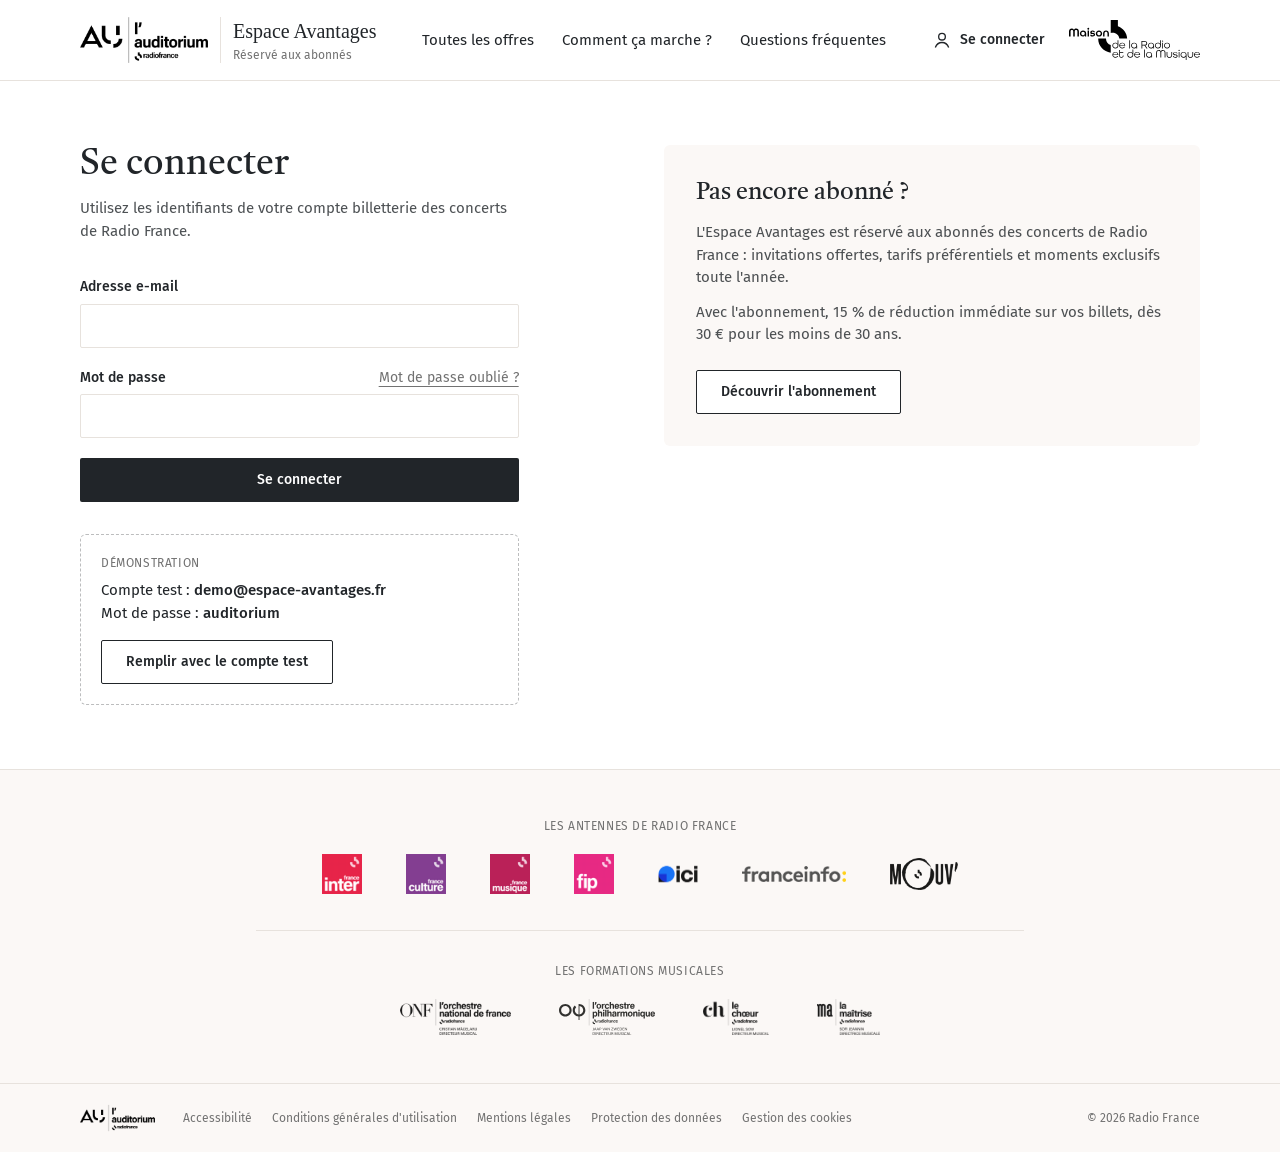
<file: mon-compte.html>
<!DOCTYPE html>
<html lang="fr">
<head>
    <meta charset="UTF-8">
    <meta name="viewport" content="width=device-width, initial-scale=1.0">
    <meta name="robots" content="noindex, nofollow">
    <title>Mon compte - Espace Avantages (V5)</title>
    <!--
      V5 : reprise de la maquette V4 d'Emmanuelle (RnD) avec les remarques du 18/11/2026
      - Logo l'Auditorium en haut à gauche, « Réservé aux abonnés » en petit, logo Radio France noir à droite
      - Polices de la newsletter et du site de la Maison de la Radio : Castoro (titres), Fira Sans (texte)
      - Plus de bleu Radio France : boutons noirs comme les boutons « Réserver » du site de la Maison de la Radio
      - Peu de noir / gris foncé : fonds blancs et crème
      - Pas de bloc « Rechercher une offre » sur la home : bouton « Voir toutes les offres »
      - Carrousel : photo dominante, titre court qui ne recouvre plus l'image, bouton plus discret
      - Plus d'offres visibles, boutons hiérarchisés, présentation de l'EA en 3 points
    -->
    <link rel="preconnect" href="https://fonts.googleapis.com">
    <link rel="preconnect" href="https://fonts.gstatic.com" crossorigin>
    <link href="https://fonts.googleapis.com/css2?family=Castoro:ital@0;1&family=Fira+Sans:wght@400;500;600&display=swap" rel="stylesheet">
    <link rel="stylesheet" href="style.css?v=202611261523">
    <style>
        .no-scrollbar::-webkit-scrollbar { display: none; }
        .no-scrollbar { scrollbar-width: none; }
        /* Carrousel : les offres glissent côte à côte et suivent le doigt */
        #viewport { overflow: hidden; touch-action: pan-y; }
        #track { display: flex; transition: transform .55s cubic-bezier(.22,.61,.36,1); will-change: transform; }
        #track.drag { transition: none; }
        .slide { display: grid; flex: 0 0 100%; min-width: 100%; user-select: none; -webkit-user-select: none; }
        .slide img { -webkit-user-drag: none; }
        @media (prefers-reduced-motion: reduce) { #track { transition: none; } }
        details > summary { list-style: none; cursor: pointer; }
        details > summary::-webkit-details-marker { display: none; }
        details[open] .chev { transform: rotate(180deg); }
        :focus-visible { outline: 2px solid #212529; outline-offset: 3px; }
        .chip { flex-shrink: 0; height: 2.5rem; padding: 0 1.1rem; border: 1px solid #E7E2DD; border-radius: 999px; font-size: 14px; background: #fff; white-space: nowrap; transition: background .15s, color .15s, border-color .15s; }
        .chip:hover { border-color: #212529; }
        .chip[aria-pressed="true"] { background: #212529; border-color: #212529; color: #fff; }
        /* Dégradés de la newsletter, en touches discrètes */
        .bandeau-degrade { position: relative; background: #fff; isolation: isolate; }
        .bandeau-degrade::before { content: ''; position: absolute; inset: 0; z-index: -1; opacity: .6; filter: blur(24px);
            /* même dégradé que la newsletter, recentré : rose à gauche, rose clair au centre, violet et vieux rose à droite */
            background:
                radial-gradient(28% 42% at 22% 52%, rgba(239,150,200,.45), transparent 70%),
                radial-gradient(30% 38% at 50% 56%, rgba(246,186,222,.40), transparent 72%),
                radial-gradient(24% 40% at 74% 50%, rgba(190,140,200,.42), transparent 70%),
                radial-gradient(22% 34% at 84% 58%, rgba(220,140,180,.35), transparent 70%); }
        @media (hover: hover) {
            a.group.border[href^="offre.html"] { transition: box-shadow .45s ease, border-color .45s ease; }
            a.group.border[href^="offre.html"]:hover { border-color: rgba(214,150,196,.55); box-shadow: 0 0 0 1px rgba(236,170,210,.25), 0 0 22px 2px rgba(239,160,205,.28), 0 0 48px 6px rgba(190,140,200,.16); }
        }
    </style>
</head>
<body class="bg-white text-au-ink font-sans antialiased">

    <!-- ============ HAUT DE PAGE ============ -->
    <header class="sticky top-0 z-30 bg-white border-b border-au-line">
        <div class="max-w-6xl mx-auto px-4 h-16 md:h-20 flex items-center justify-between gap-4">
            <a href="avantage-v5.html" class="flex items-center gap-2.5 sm:gap-3 shrink-0" aria-label="Espace Avantages, accueil">
                <img src="img/auditorium_logo.png" alt="l'Auditorium de Radio France" class="h-8 sm:h-9 md:h-12 w-auto">
                <span class="block border-l border-au-line pl-2.5 sm:pl-3 leading-tight">
                    <span class="block font-nl text-[15px] sm:text-lg md:text-xl leading-none whitespace-nowrap">Espace Avantages</span>
                    <span class="block text-[11px] sm:text-xs text-au-grey mt-0.5">Réservé aux abonnés</span>
                </span>
            </a>

            <nav class="hidden xl:flex items-center gap-7 text-[15px] whitespace-nowrap" aria-label="Menu principal">
                <a href="offres.html" class="hover:underline underline-offset-4">Toutes les offres</a>
                <a href="avantage-v5.html#programme" class="hover:underline underline-offset-4">Comment ça marche ?</a>
                <a href="avantage-v5.html#faq" class="hover:underline underline-offset-4">Questions fréquentes</a>
            </nav>

            <div class="flex items-center gap-4 md:gap-6">
                <a href="#" class="flex items-center gap-2 text-sm font-medium whitespace-nowrap hover:underline underline-offset-4">
                    <svg class="w-5 h-5" viewBox="0 0 24 24" fill="none" stroke="currentColor" stroke-width="1.6" aria-hidden="true"><circle cx="12" cy="8" r="4"/><path d="M4 21c1.5-4 4.5-6 8-6s6.5 2 8 6"/></svg>
                    <span class="hidden md:inline">Se connecter</span>
                </a>
                <img src="img/mrm_logo_noir.svg" alt="Maison de la Radio et de la Musique" class="hidden sm:block h-8 md:h-10 w-auto">
                <button id="burger" class="xl:hidden p-1" aria-label="Ouvrir le menu" aria-expanded="false" aria-controls="menu-mobile">
                    <svg data-ico="ouvrir" class="w-6 h-6" viewBox="0 0 24 24" fill="none" stroke="currentColor" stroke-width="1.6" aria-hidden="true"><path d="M4 7h16M4 12h16M4 17h16"/></svg>
                    <svg data-ico="fermer" class="w-6 h-6 hidden" viewBox="0 0 24 24" fill="none" stroke="currentColor" stroke-width="1.6" aria-hidden="true"><path d="M6 6l12 12M18 6L6 18"/></svg>
                </button>
            </div>
        </div>

        <!-- Menu mobile et tablette -->
        <nav id="menu-mobile" class="hidden xl:hidden border-t border-au-line bg-white" aria-label="Menu principal (mobile)">
            <div class="max-w-6xl mx-auto px-4 py-2 flex flex-col text-[16px]">
                <a href="offres.html" class="py-3.5 border-b border-au-line">Toutes les offres</a>
                <a href="avantage-v5.html#programme" class="py-3.5 border-b border-au-line">Comment ça marche ?</a>
                <a href="avantage-v5.html#faq" class="py-3.5 border-b border-au-line">Questions fréquentes</a>
                <a href="connexion.html" class="py-3.5 flex items-center gap-2 font-medium"><svg class="w-5 h-5" viewBox="0 0 24 24" fill="none" stroke="currentColor" stroke-width="1.6" aria-hidden="true"><circle cx="12" cy="8" r="4"/><path d="M4 21c1.5-4 4.5-6 8-6s6.5 2 8 6"/></svg><span>Se connecter</span></a>
            </div>
        </nav>
    </header>

    <main>
    <div class="max-w-6xl mx-auto px-4 py-10 md:py-16">
        <p class="text-sm text-au-grey"><a href="avantage-v5.html" class="hover:underline">Accueil</a> › Mon compte</p>
        <div class="mt-3 flex flex-wrap items-end justify-between gap-4">
            <h1 class="font-serif text-3xl md:text-4xl">Bonjour <span data-prenom></span></h1>
            <button id="deconnexion" class="inline-flex items-center justify-center h-11 px-6 border border-au-ink bg-white text-sm font-medium rounded-sm hover:bg-au-ink hover:text-white transition">Se déconnecter</button>
        </div>

        <div id="mois" class="mt-8 rounded-md p-5 md:p-6 border"></div>

        <div class="mt-10 grid grid-cols-1 lg:grid-cols-12 gap-8 lg:gap-12">
            <section class="lg:col-span-8">
                <h2 class="font-serif text-2xl">Mes réservations</h2>
                <ul id="resas" class="mt-5 space-y-3"></ul>
            </section>
            <aside class="lg:col-span-4">
                <h2 class="font-serif text-2xl">Mes informations</h2>
                <dl id="infos" class="mt-5 space-y-3 text-[15px]"></dl>
                <p class="mt-5 text-sm text-au-grey">Vos coordonnées se modifient dans votre <a href="#" class="underline underline-offset-4">espace billetterie</a>. Les envois postaux utilisent cette adresse.</p>
                <div class="mt-8 border border-dashed border-au-ink/30 rounded-md p-5">
                    <p class="text-xs uppercase tracking-wider text-au-grey">Démonstration</p>
                    <p class="mt-2 text-sm text-au-ink/80">Effacer les réservations faites pendant la démo pour pouvoir réserver à nouveau.</p>
                    <button id="reset" class="mt-4 inline-flex items-center justify-center h-11 px-6 border border-au-ink bg-white text-sm font-medium rounded-sm hover:bg-au-ink hover:text-white transition">Réinitialiser la démo</button>
                </div>
            </aside>
        </div>
    </div>
    </main>

    <!-- ============ PIED DE PAGE ============ -->
    <footer class="bg-au-cream border-t border-au-line">
        <div class="max-w-6xl mx-auto px-4 py-10 md:py-12 space-y-9">
            <div>
                <p class="text-xs uppercase tracking-wider text-au-grey mb-5 text-center">Les antennes de Radio France</p>
                <nav class="max-w-3xl mx-auto flex flex-wrap items-center justify-center gap-x-9 md:gap-x-11 gap-y-6" aria-label="Antennes de Radio France"><a href="https://www.radiofrance.fr/franceinter" target="_blank" rel="noopener" class="opacity-90 hover:opacity-100 transition" aria-label="France Inter"><img loading="lazy" src="img/logos/France-Inter.png" alt="France Inter" class="h-10 w-auto"></a><a href="https://www.radiofrance.fr/franceculture" target="_blank" rel="noopener" class="opacity-90 hover:opacity-100 transition" aria-label="France Culture"><img loading="lazy" src="img/logos/France-Culture.png" alt="France Culture" class="h-10 w-auto"></a><a href="https://www.radiofrance.fr/francemusique" target="_blank" rel="noopener" class="opacity-90 hover:opacity-100 transition" aria-label="France Musique"><img loading="lazy" src="img/logos/France-Musique.png" alt="France Musique" class="h-10 w-auto"></a><a href="https://www.radiofrance.fr/fip" target="_blank" rel="noopener" class="opacity-90 hover:opacity-100 transition" aria-label="Fip"><img loading="lazy" src="img/logos/FIP.png" alt="Fip" class="h-10 w-auto"></a><a href="https://www.ici.fr/" target="_blank" rel="noopener" class="opacity-90 hover:opacity-100 transition" aria-label="ici"><img loading="lazy" src="img/logos/ici.png" alt="ici" class="h-8 w-auto"></a><a href="https://www.franceinfo.fr/" target="_blank" rel="noopener" class="opacity-90 hover:opacity-100 transition" aria-label="franceinfo"><img loading="lazy" src="img/logos/Franceinfo.png" alt="franceinfo" class="h-4 w-auto"></a><a href="https://www.radiofrance.fr/mouv" target="_blank" rel="noopener" class="opacity-90 hover:opacity-100 transition" aria-label="Mouv'"><img loading="lazy" src="img/logos/mouv.png" alt="Mouv'" class="h-8 w-auto"></a></nav>
            </div>
            <div>
                <p class="text-xs uppercase tracking-wider text-au-grey mb-5 text-center border-t border-au-line max-w-3xl mx-auto pt-8">Les formations musicales</p>
                <nav class="max-w-3xl mx-auto flex flex-wrap items-center justify-center gap-x-10 md:gap-x-12 gap-y-6" aria-label="Formations musicales de Radio France"><a href="https://www.maisondelaradioetdelamusique.fr/formations/orchestre-national-de-france" target="_blank" rel="noopener" class="opacity-90 hover:opacity-100 transition" aria-label="Orchestre National de France"><img loading="lazy" src="img/logos/onf-202010.png" alt="Orchestre National de France" class="h-9 w-auto"></a><a href="https://www.maisondelaradioetdelamusique.fr/formations/orchestre-philharmonique-de-radio-france" target="_blank" rel="noopener" class="opacity-90 hover:opacity-100 transition" aria-label="Orchestre Philharmonique de Radio France"><img loading="lazy" src="img/logos/orchestre_philarmonique_4.svg" alt="Orchestre Philharmonique de Radio France" class="h-9 w-auto"></a><a href="https://www.maisondelaradioetdelamusique.fr/formations/choeur-de-radio-france" target="_blank" rel="noopener" class="opacity-90 hover:opacity-100 transition" aria-label="Chœur de Radio France"><img loading="lazy" src="img/logos/ch.png" alt="Chœur de Radio France" class="h-9 w-auto"></a><a href="https://www.maisondelaradioetdelamusique.fr/formations/maitrise-de-radio-france" target="_blank" rel="noopener" class="opacity-90 hover:opacity-100 transition" aria-label="Maîtrise de Radio France"><img loading="lazy" src="img/logos/ma.png" alt="Maîtrise de Radio France" class="h-9 w-auto"></a></nav>
            </div>
        </div>
        <div class="border-t border-au-line">
            <div class="max-w-6xl mx-auto px-4 py-5 flex flex-wrap items-center gap-x-5 gap-y-2 text-xs text-au-grey">
                <img src="img/auditorium_logo.png" alt="l'Auditorium de Radio France" class="h-7 w-auto mr-2">
                <a href="#" class="hover:underline">Accessibilité</a><a href="#" class="hover:underline">Conditions générales d'utilisation</a><a href="#" class="hover:underline">Mentions légales</a><a href="#" class="hover:underline">Protection des données</a><a href="#" class="hover:underline">Gestion des cookies</a><span class="md:ml-auto">© 2026 Radio France</span>
            </div>
        </div>
    </footer>

    <script src="auth.js?v=202611261517"></script>

    <script src="offres-data.js"></script>
    <script>
    (function () {
        const u = EA.utilisateur();
        if (!u) { location.replace('connexion.html?retour=mon-compte.html'); return; }
        const $ = id => document.getElementById(id);
        const esc = t => String(t).replace(/[&<>"]/g, c => ({ '&': '&amp;', '<': '&lt;', '>': '&gt;', '"': '&quot;' }[c]));
        const fmt = iso => new Date(iso).toLocaleDateString('fr-FR', { day: 'numeric', month: 'long', year: 'numeric' });
        // Réservations passées (fictives) pour illustrer l'historique
        const img = id => (OFFRES.find(o => o.id === id) || {}).img;
        const passees = [
            { id: 'le-grand-atlas-2027', titre: 'Le Grand Atlas 2027', img: img('le-grand-atlas-2027'), formule: 'Cadeau · votre livre offert', quand: 'Envoi par La Poste', date: '2026-10-08T10:00:00' },
            { id: 'visite-du-palais-des-papes-avignon', titre: 'Visite du Palais des Papes à Avignon', img: img('visite-du-palais-des-papes-avignon'), formule: 'Invitation pour deux personnes', quand: 'du 26/10 au 31/12 · Avignon', date: '2026-09-17T18:30:00' }
        ];
        const toutes = EA.reservations().concat(passees).sort((a, b) => b.date.localeCompare(a.date));
        $('resas').innerHTML = toutes.map(r =>
            '<li><a href="offre.html?id=' + r.id + '" class="group flex gap-4 items-center bg-white border border-au-line rounded-md p-3 hover:border-au-ink/40 transition">' +
            '<span class="w-16 md:w-20 shrink-0 aspect-[540/620] bg-au-cream rounded overflow-hidden"><img loading="lazy" src="img/' + r.img + '" alt="" class="w-full h-full object-contain"></span>' +
            '<span class="min-w-0"><span class="block text-xs uppercase tracking-wider text-au-grey">Réservée le ' + fmt(r.date) + '</span>' +
            '<span class="block font-serif text-lg leading-snug mt-0.5 group-hover:underline underline-offset-4">' + esc(r.titre) + '</span>' +
            '<span class="block text-sm text-au-ink/80 mt-0.5">' + esc(r.formule) + ' · ' + esc(r.quand) + '</span></span></a></li>').join('');
        const r = EA.reservationDuMois();
        $('mois').className = 'mt-8 rounded-md p-5 md:p-6 ' + (r ? 'bg-au-cream' : 'border border-au-ink');
        $('mois').innerHTML = r
            ? '<p class="text-xs uppercase tracking-wider text-au-grey">Avantage du mois</p><p class="mt-1 font-serif text-xl">Déjà utilisé ce mois-ci</p><p class="mt-1 text-[15px] text-au-ink/80">Vous avez réservé « ' + esc(r.titre) + ' ». Prochain avantage disponible le 1er du mois prochain.</p>'
            : '<p class="text-xs uppercase tracking-wider text-au-grey">Avantage du mois</p><p class="mt-1 font-serif text-xl">Disponible</p><p class="mt-1 text-[15px] text-au-ink/80">Vous pouvez réserver une offre ce mois-ci. <a href="offres.html" class="underline underline-offset-4">Voir les offres</a></p>';
        $('infos').innerHTML = [['Nom', u.prenom + ' ' + u.nom], ['N° d\'abonné', u.numero], ['E-mail', u.email], ['Adresse', u.adresse], ['Abonnement', u.abonnement]]
            .map(x => '<div><dt class="text-xs uppercase tracking-wider text-au-grey">' + x[0] + '</dt><dd class="mt-0.5">' + esc(x[1]) + '</dd></div>').join('');
        $('deconnexion').onclick = () => { EA.deconnecter(); location.href = 'avantage-v5.html'; };
        $('reset').onclick = () => { EA.reinitialiser(); location.reload(); };
    })();
    </script>
</body>
</html>
</file>
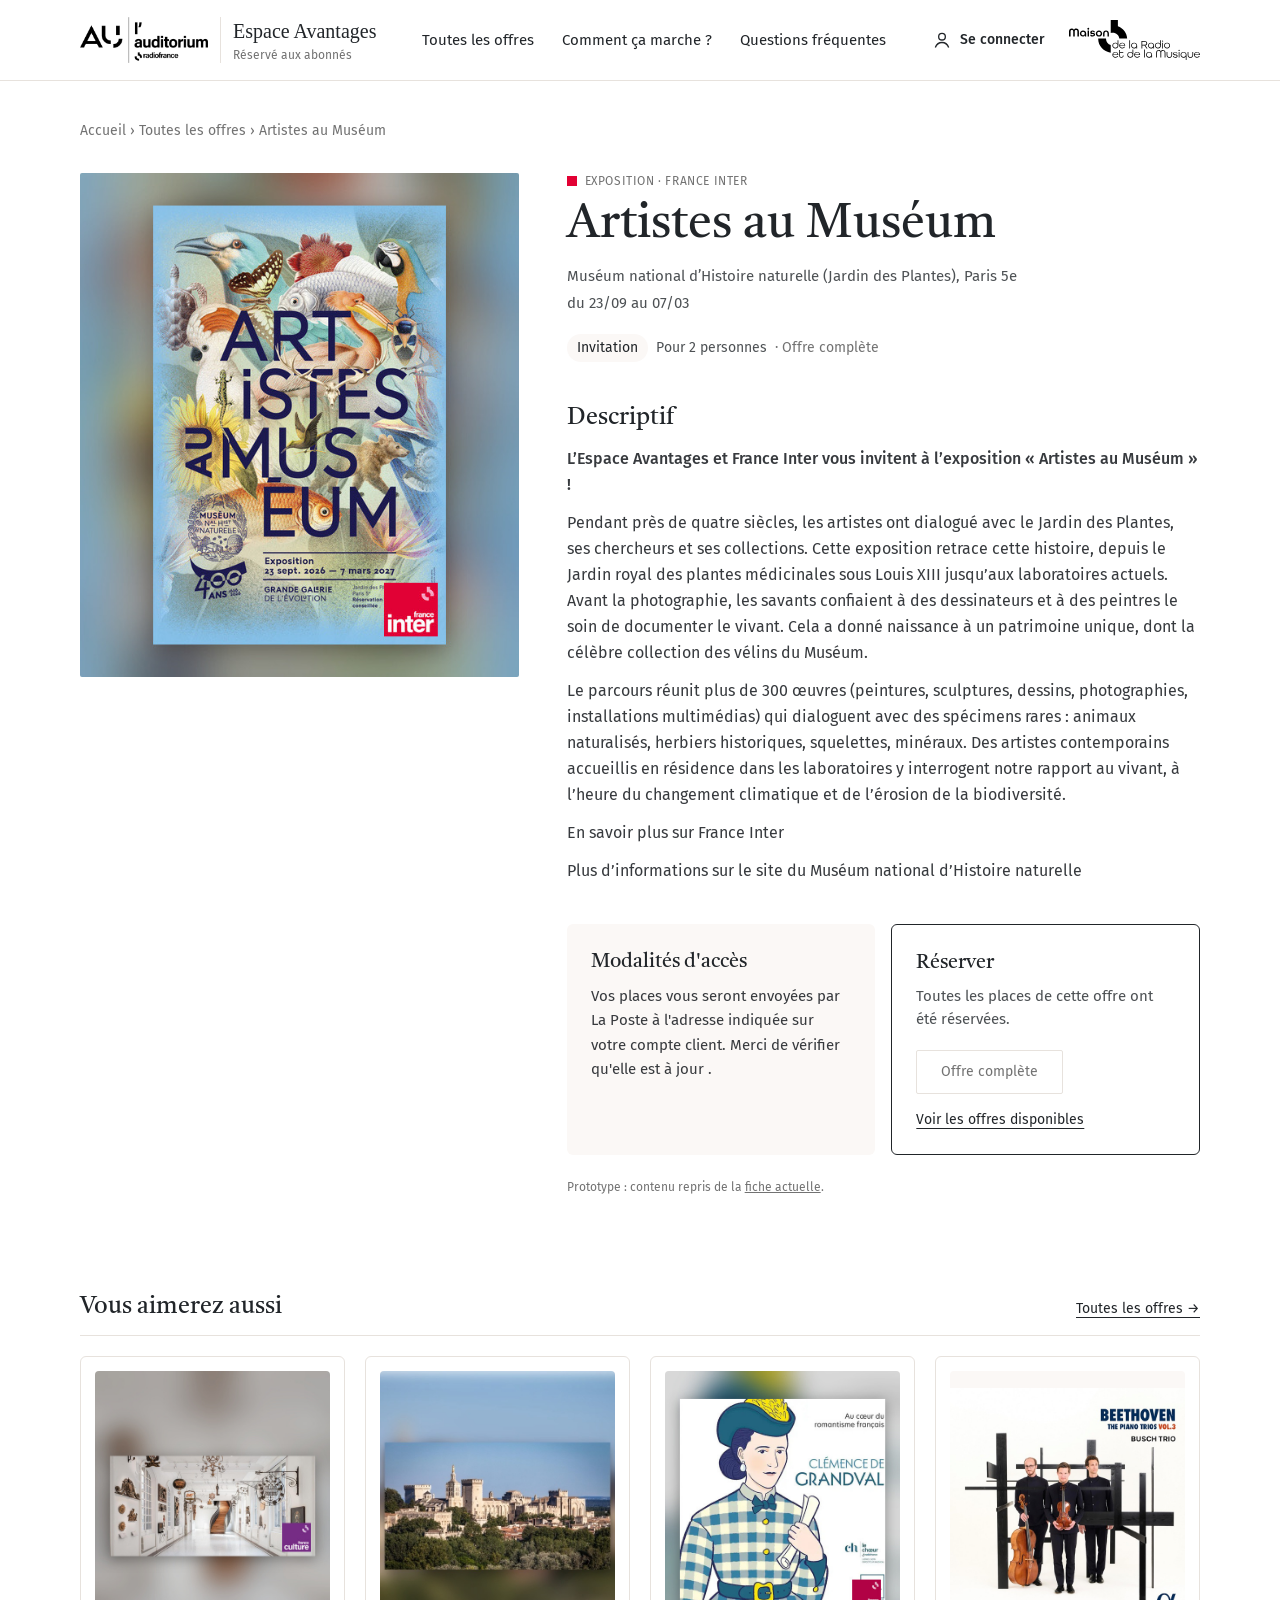
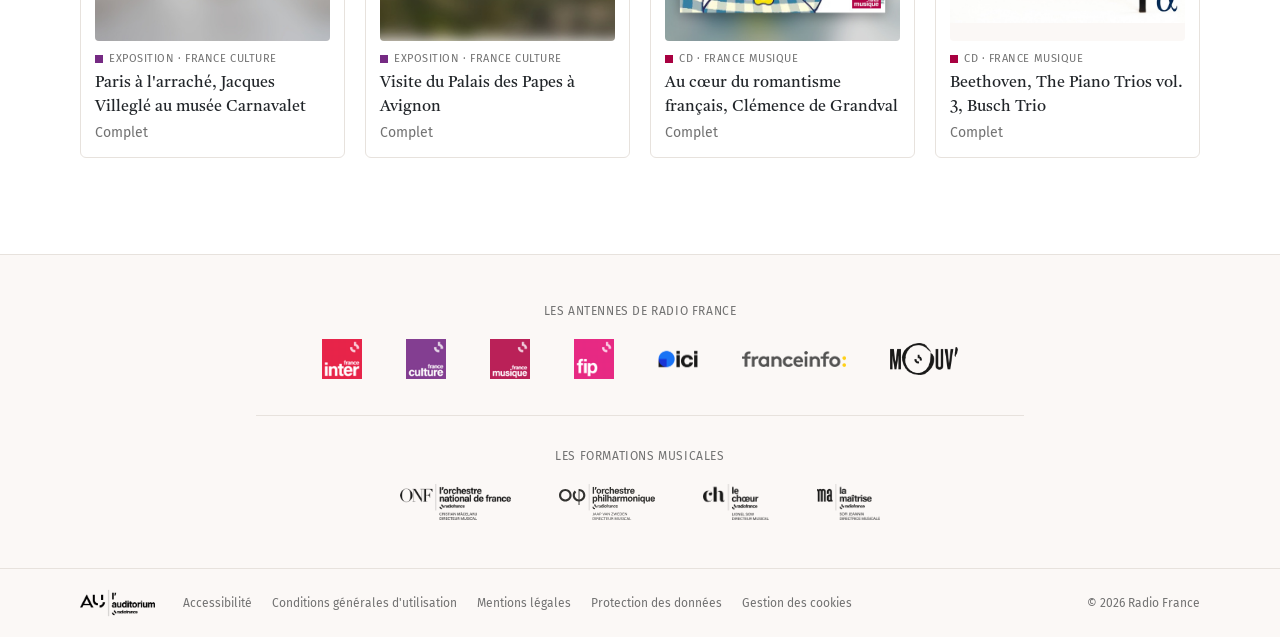
<file: offre.html>
<!DOCTYPE html>
<html lang="fr">
<head>
    <meta charset="UTF-8">
    <meta name="viewport" content="width=device-width, initial-scale=1.0">
    <meta name="robots" content="noindex, nofollow">
    <title>Offre - Espace Avantages (V5)</title>
    <!--
      V5 : reprise de la maquette V4 d'Emmanuelle (RnD) avec les remarques du 18/11/2026
      - Logo l'Auditorium en haut à gauche, « Réservé aux abonnés » en petit, logo Radio France noir à droite
      - Polices de la newsletter et du site de la Maison de la Radio : Castoro (titres), Fira Sans (texte)
      - Plus de bleu Radio France : boutons noirs comme les boutons « Réserver » du site de la Maison de la Radio
      - Peu de noir / gris foncé : fonds blancs et crème
      - Pas de bloc « Rechercher une offre » sur la home : bouton « Voir toutes les offres »
      - Carrousel : photo dominante, titre court qui ne recouvre plus l'image, bouton plus discret
      - Plus d'offres visibles, boutons hiérarchisés, présentation de l'EA en 3 points
    -->
    <link rel="preconnect" href="https://fonts.googleapis.com">
    <link rel="preconnect" href="https://fonts.gstatic.com" crossorigin>
    <link href="https://fonts.googleapis.com/css2?family=Castoro:ital@0;1&family=Fira+Sans:wght@400;500;600&display=swap" rel="stylesheet">
    <link rel="stylesheet" href="style.css?v=202611261523">
    <style>
        .no-scrollbar::-webkit-scrollbar { display: none; }
        .no-scrollbar { scrollbar-width: none; }
        /* Carrousel : les offres glissent côte à côte et suivent le doigt */
        #viewport { overflow: hidden; touch-action: pan-y; }
        #track { display: flex; transition: transform .55s cubic-bezier(.22,.61,.36,1); will-change: transform; }
        #track.drag { transition: none; }
        .slide { display: grid; flex: 0 0 100%; min-width: 100%; user-select: none; -webkit-user-select: none; }
        .slide img { -webkit-user-drag: none; }
        @media (prefers-reduced-motion: reduce) { #track { transition: none; } }
        details > summary { list-style: none; cursor: pointer; }
        details > summary::-webkit-details-marker { display: none; }
        details[open] .chev { transform: rotate(180deg); }
        :focus-visible { outline: 2px solid #212529; outline-offset: 3px; }
        .chip { flex-shrink: 0; height: 2.5rem; padding: 0 1.1rem; border: 1px solid #E7E2DD; border-radius: 999px; font-size: 14px; background: #fff; white-space: nowrap; transition: background .15s, color .15s, border-color .15s; }
        .chip:hover { border-color: #212529; }
        .chip[aria-pressed="true"] { background: #212529; border-color: #212529; color: #fff; }
        /* Dégradés de la newsletter, en touches discrètes */
        .bandeau-degrade { position: relative; background: #fff; isolation: isolate; }
        .bandeau-degrade::before { content: ''; position: absolute; inset: 0; z-index: -1; opacity: .6; filter: blur(24px);
            /* même dégradé que la newsletter, recentré : rose à gauche, rose clair au centre, violet et vieux rose à droite */
            background:
                radial-gradient(28% 42% at 22% 52%, rgba(239,150,200,.45), transparent 70%),
                radial-gradient(30% 38% at 50% 56%, rgba(246,186,222,.40), transparent 72%),
                radial-gradient(24% 40% at 74% 50%, rgba(190,140,200,.42), transparent 70%),
                radial-gradient(22% 34% at 84% 58%, rgba(220,140,180,.35), transparent 70%); }
        @media (hover: hover) {
            a.group.border[href^="offre.html"] { transition: box-shadow .45s ease, border-color .45s ease; }
            a.group.border[href^="offre.html"]:hover { border-color: rgba(214,150,196,.55); box-shadow: 0 0 0 1px rgba(236,170,210,.25), 0 0 22px 2px rgba(239,160,205,.28), 0 0 48px 6px rgba(190,140,200,.16); }
        }
    </style>
</head>
<body class="bg-white text-au-ink font-sans antialiased">

    <!-- ============ HAUT DE PAGE ============ -->
    <header class="sticky top-0 z-30 bg-white border-b border-au-line">
        <div class="max-w-6xl mx-auto px-4 h-16 md:h-20 flex items-center justify-between gap-4">
            <a href="avantage-v5.html" class="flex items-center gap-2.5 sm:gap-3 shrink-0" aria-label="Espace Avantages, accueil">
                <img src="img/auditorium_logo.png" alt="l'Auditorium de Radio France" class="h-8 sm:h-9 md:h-12 w-auto">
                <span class="block border-l border-au-line pl-2.5 sm:pl-3 leading-tight">
                    <span class="block font-nl text-[15px] sm:text-lg md:text-xl leading-none whitespace-nowrap">Espace Avantages</span>
                    <span class="block text-[11px] sm:text-xs text-au-grey mt-0.5">Réservé aux abonnés</span>
                </span>
            </a>

            <nav class="hidden xl:flex items-center gap-7 text-[15px] whitespace-nowrap" aria-label="Menu principal">
                <a href="offres.html" class="hover:underline underline-offset-4">Toutes les offres</a>
                <a href="avantage-v5.html#programme" class="hover:underline underline-offset-4">Comment ça marche ?</a>
                <a href="avantage-v5.html#faq" class="hover:underline underline-offset-4">Questions fréquentes</a>
            </nav>

            <div class="flex items-center gap-4 md:gap-6">
                <a href="#" class="flex items-center gap-2 text-sm font-medium whitespace-nowrap hover:underline underline-offset-4">
                    <svg class="w-5 h-5" viewBox="0 0 24 24" fill="none" stroke="currentColor" stroke-width="1.6" aria-hidden="true"><circle cx="12" cy="8" r="4"/><path d="M4 21c1.5-4 4.5-6 8-6s6.5 2 8 6"/></svg>
                    <span class="hidden md:inline">Se connecter</span>
                </a>
                <img src="img/mrm_logo_noir.svg" alt="Maison de la Radio et de la Musique" class="hidden sm:block h-8 md:h-10 w-auto">
                <button id="burger" class="xl:hidden p-1" aria-label="Ouvrir le menu" aria-expanded="false" aria-controls="menu-mobile">
                    <svg data-ico="ouvrir" class="w-6 h-6" viewBox="0 0 24 24" fill="none" stroke="currentColor" stroke-width="1.6" aria-hidden="true"><path d="M4 7h16M4 12h16M4 17h16"/></svg>
                    <svg data-ico="fermer" class="w-6 h-6 hidden" viewBox="0 0 24 24" fill="none" stroke="currentColor" stroke-width="1.6" aria-hidden="true"><path d="M6 6l12 12M18 6L6 18"/></svg>
                </button>
            </div>
        </div>

        <!-- Menu mobile et tablette -->
        <nav id="menu-mobile" class="hidden xl:hidden border-t border-au-line bg-white" aria-label="Menu principal (mobile)">
            <div class="max-w-6xl mx-auto px-4 py-2 flex flex-col text-[16px]">
                <a href="offres.html" class="py-3.5 border-b border-au-line">Toutes les offres</a>
                <a href="avantage-v5.html#programme" class="py-3.5 border-b border-au-line">Comment ça marche ?</a>
                <a href="avantage-v5.html#faq" class="py-3.5 border-b border-au-line">Questions fréquentes</a>
                <a href="connexion.html" class="py-3.5 flex items-center gap-2 font-medium"><svg class="w-5 h-5" viewBox="0 0 24 24" fill="none" stroke="currentColor" stroke-width="1.6" aria-hidden="true"><circle cx="12" cy="8" r="4"/><path d="M4 21c1.5-4 4.5-6 8-6s6.5 2 8 6"/></svg><span>Se connecter</span></a>
            </div>
        </nav>
    </header>

    <main>
    <div class="max-w-6xl mx-auto px-4 pt-6 md:pt-10 pb-16 md:pb-24">
        <p class="text-sm text-au-grey"><a href="avantage-v5.html" class="hover:underline">Accueil</a> › <a href="offres.html" class="hover:underline">Toutes les offres</a> › <span id="fil"></span></p>

        <div class="mt-6 md:mt-8 grid grid-cols-1 md:grid-cols-12 gap-6 md:gap-12">
            <!-- Visuel -->
            <div class="md:col-span-5">
                <div class="md:sticky md:top-28 aspect-[540/620] bg-au-cream rounded-sm overflow-hidden">
                    <img id="visuel" src="" alt="" class="w-full h-full object-contain">
                </div>
            </div>

            <!-- Infos -->
            <div class="md:col-span-7">
                <p id="etiquette" class="flex items-center gap-2 text-xs uppercase tracking-wider text-au-grey"></p>
                <h1 id="titre" class="font-serif text-3xl md:text-5xl leading-tight mt-3"></h1>
                <ul id="quand" class="mt-4 space-y-1 text-[15px] text-au-ink/80"></ul>

                <p class="mt-5 inline-flex flex-wrap items-center gap-2 text-sm"><span class="px-2.5 py-1 rounded-full bg-au-cream" id="formule"></span><span id="pour" class="text-au-ink/80"></span><span id="statut-haut"></span></p>

                <div class="mt-10">
                    <h2 class="font-serif text-2xl">Descriptif</h2>
                    <div id="descriptif" class="mt-3 space-y-3 text-[16px] leading-relaxed text-au-ink/90"></div>
                </div>
                <div class="mt-10 grid grid-cols-1 lg:grid-cols-2 gap-4">
                    <div class="bg-au-cream rounded-md p-5 md:p-6">
                        <h2 class="font-serif text-xl">Modalités d'accès</h2>
                        <div id="modalites" class="mt-2 space-y-2 text-[15px] leading-relaxed text-au-ink/90"></div>
                    </div>
                    <!-- Réservation : après la lecture du descriptif -->
                    <div id="reserver" class="border border-au-ink rounded-md p-5 md:p-6 flex flex-col scroll-mt-28">
                        <h2 class="font-serif text-xl">Réserver</h2>
                        <p class="mt-2 text-[15px] text-au-ink/80" id="resa-texte"></p>
                        <div class="mt-auto pt-5 flex flex-wrap items-center gap-4" id="cta"></div>
                    </div>
                </div>
                <p class="mt-6 text-xs text-au-grey">Prototype : contenu repris de la <a id="source" href="#" target="_blank" rel="noopener" class="underline">fiche actuelle</a>.</p>
            </div>
        </div>

        <!-- Autres offres -->
        <section class="mt-16 md:mt-24">
            <div class="flex items-baseline justify-between gap-4 border-b border-au-line pb-3 mb-5">
                <h2 class="font-serif text-xl md:text-2xl">Vous aimerez aussi</h2>
                <a href="offres.html" class="text-sm underline underline-offset-4 shrink-0">Toutes les offres →</a>
            </div>
            <div id="autres" class="flex md:grid md:grid-cols-4 gap-4 md:gap-5 overflow-x-auto md:overflow-visible snap-x snap-mandatory scroll-px-4 md:scroll-px-0 no-scrollbar -mx-4 px-4 after:content-[''] after:shrink-0 after:w-px md:after:hidden md:mx-0 md:px-0"></div>
        </section>
    </div>


    <!-- Réservation en 3 étapes (simulation) -->
    <div id="modale" class="hidden fixed inset-0 z-40 bg-black/40 flex items-end md:items-center justify-center" role="dialog" aria-modal="true" aria-labelledby="m-titre">
        <div class="bg-white w-full md:max-w-lg rounded-t-lg md:rounded-sm p-6 md:p-8 max-h-[90vh] overflow-y-auto">
            <div class="flex items-center justify-between">
                <p class="text-xs uppercase tracking-wider text-au-grey">Réserver en 3 clics · étape <span id="m-etape">1</span>/3</p>
                <button id="m-fermer" class="w-9 h-9 grid place-items-center rounded-full hover:bg-au-cream" aria-label="Fermer">
                    <svg class="w-5 h-5" viewBox="0 0 24 24" fill="none" stroke="currentColor" stroke-width="1.8" aria-hidden="true"><path d="M6 6l12 12M18 6L6 18"/></svg>
                </button>
            </div>
            <div class="mt-3 h-1 bg-au-line rounded-full overflow-hidden"><div id="m-barre" class="h-full bg-au-ink transition-all" style="width:33%"></div></div>
            <h2 id="m-titre" class="font-serif text-2xl mt-5"></h2>

            <div data-etape="1" class="mt-4">
                <p class="text-[15px] text-au-ink/80">Choisissez votre date :</p>
                <label class="mt-3 flex items-center gap-3 border border-au-ink rounded-sm p-4 cursor-pointer">
                    <input type="radio" name="date" checked class="accent-[#212529]"><span id="m-date" class="text-[15px]"></span>
                </label>
                <button data-suivant class="mt-6 w-full h-11 bg-au-ink text-white text-sm font-medium rounded-sm hover:bg-black">Continuer</button>
            </div>
            <div data-etape="2" class="mt-4 hidden">
                <p class="text-[15px] text-au-ink/80">Vous souhaitez réserver :</p>
                <p id="m-recap" class="mt-2 font-medium"></p>
                <p class="mt-3 text-sm text-au-grey" id="m-compte"></p>
                <div class="mt-6 flex gap-3">
                    <button data-precedent class="flex-1 h-11 border border-au-ink text-sm font-medium rounded-sm">Retour</button>
                    <button data-suivant data-confirmer class="flex-1 h-11 bg-au-ink text-white text-sm font-medium rounded-sm hover:bg-black">Confirmer</button>
                </div>
            </div>
            <div data-etape="3" class="mt-4 hidden">
                <div class="flex items-center gap-3">
                    <span class="w-9 h-9 grid place-items-center rounded-full bg-au-ink text-white"><svg class="w-5 h-5" viewBox="0 0 24 24" fill="none" stroke="currentColor" stroke-width="2" aria-hidden="true"><path d="M5 12l5 5 9-10"/></svg></span>
                    <p class="font-medium">Votre réservation est enregistrée.</p>
                </div>
                <p id="m-suite" class="mt-4 text-[15px] text-au-ink/80"></p>
                <div class="mt-6 flex gap-3"><a href="mon-compte.html" class="flex-1 h-11 inline-flex items-center justify-center bg-au-ink text-white text-sm font-medium rounded-sm hover:bg-black">Voir mes réservations</a><button id="m-ok" class="flex-1 h-11 border border-au-ink text-sm font-medium rounded-sm">Revenir à l'offre</button></div>
            </div>
        </div>
    </div>
    </main>

    <!-- ============ PIED DE PAGE ============ -->
    <footer class="bg-au-cream border-t border-au-line">
        <div class="max-w-6xl mx-auto px-4 py-10 md:py-12 space-y-9">
            <div>
                <p class="text-xs uppercase tracking-wider text-au-grey mb-5 text-center">Les antennes de Radio France</p>
                <nav class="max-w-3xl mx-auto flex flex-wrap items-center justify-center gap-x-9 md:gap-x-11 gap-y-6" aria-label="Antennes de Radio France"><a href="https://www.radiofrance.fr/franceinter" target="_blank" rel="noopener" class="opacity-90 hover:opacity-100 transition" aria-label="France Inter"><img loading="lazy" src="img/logos/France-Inter.png" alt="France Inter" class="h-10 w-auto"></a><a href="https://www.radiofrance.fr/franceculture" target="_blank" rel="noopener" class="opacity-90 hover:opacity-100 transition" aria-label="France Culture"><img loading="lazy" src="img/logos/France-Culture.png" alt="France Culture" class="h-10 w-auto"></a><a href="https://www.radiofrance.fr/francemusique" target="_blank" rel="noopener" class="opacity-90 hover:opacity-100 transition" aria-label="France Musique"><img loading="lazy" src="img/logos/France-Musique.png" alt="France Musique" class="h-10 w-auto"></a><a href="https://www.radiofrance.fr/fip" target="_blank" rel="noopener" class="opacity-90 hover:opacity-100 transition" aria-label="Fip"><img loading="lazy" src="img/logos/FIP.png" alt="Fip" class="h-10 w-auto"></a><a href="https://www.ici.fr/" target="_blank" rel="noopener" class="opacity-90 hover:opacity-100 transition" aria-label="ici"><img loading="lazy" src="img/logos/ici.png" alt="ici" class="h-8 w-auto"></a><a href="https://www.franceinfo.fr/" target="_blank" rel="noopener" class="opacity-90 hover:opacity-100 transition" aria-label="franceinfo"><img loading="lazy" src="img/logos/Franceinfo.png" alt="franceinfo" class="h-4 w-auto"></a><a href="https://www.radiofrance.fr/mouv" target="_blank" rel="noopener" class="opacity-90 hover:opacity-100 transition" aria-label="Mouv'"><img loading="lazy" src="img/logos/mouv.png" alt="Mouv'" class="h-8 w-auto"></a></nav>
            </div>
            <div>
                <p class="text-xs uppercase tracking-wider text-au-grey mb-5 text-center border-t border-au-line max-w-3xl mx-auto pt-8">Les formations musicales</p>
                <nav class="max-w-3xl mx-auto flex flex-wrap items-center justify-center gap-x-10 md:gap-x-12 gap-y-6" aria-label="Formations musicales de Radio France"><a href="https://www.maisondelaradioetdelamusique.fr/formations/orchestre-national-de-france" target="_blank" rel="noopener" class="opacity-90 hover:opacity-100 transition" aria-label="Orchestre National de France"><img loading="lazy" src="img/logos/onf-202010.png" alt="Orchestre National de France" class="h-9 w-auto"></a><a href="https://www.maisondelaradioetdelamusique.fr/formations/orchestre-philharmonique-de-radio-france" target="_blank" rel="noopener" class="opacity-90 hover:opacity-100 transition" aria-label="Orchestre Philharmonique de Radio France"><img loading="lazy" src="img/logos/orchestre_philarmonique_4.svg" alt="Orchestre Philharmonique de Radio France" class="h-9 w-auto"></a><a href="https://www.maisondelaradioetdelamusique.fr/formations/choeur-de-radio-france" target="_blank" rel="noopener" class="opacity-90 hover:opacity-100 transition" aria-label="Chœur de Radio France"><img loading="lazy" src="img/logos/ch.png" alt="Chœur de Radio France" class="h-9 w-auto"></a><a href="https://www.maisondelaradioetdelamusique.fr/formations/maitrise-de-radio-france" target="_blank" rel="noopener" class="opacity-90 hover:opacity-100 transition" aria-label="Maîtrise de Radio France"><img loading="lazy" src="img/logos/ma.png" alt="Maîtrise de Radio France" class="h-9 w-auto"></a></nav>
            </div>
        </div>
        <div class="border-t border-au-line">
            <div class="max-w-6xl mx-auto px-4 py-5 flex flex-wrap items-center gap-x-5 gap-y-2 text-xs text-au-grey">
                <img src="img/auditorium_logo.png" alt="l'Auditorium de Radio France" class="h-7 w-auto mr-2">
                <a href="#" class="hover:underline">Accessibilité</a><a href="#" class="hover:underline">Conditions générales d'utilisation</a><a href="#" class="hover:underline">Mentions légales</a><a href="#" class="hover:underline">Protection des données</a><a href="#" class="hover:underline">Gestion des cookies</a><span class="md:ml-auto">© 2026 Radio France</span>
            </div>
        </div>
    </footer>

    <script src="auth.js?v=202611261517"></script>

    <script src="offres-data.js"></script>
    <script>
    (function () {
        const CH = { fi: 'bg-fi', fc: 'bg-fc', fm: 'bg-fm', au: 'bg-au-ink', mouv: 'bg-[#5CFFA6]' };
        const id = new URLSearchParams(location.search).get('id');
        const o = OFFRES.find(x => x.id === id) || OFFRES[0];
        const $ = s => document.getElementById(s);
        const esc = t => t.replace(/[&<>"]/g, c => ({ '&': '&amp;', '<': '&lt;', '>': '&gt;', '"': '&quot;' }[c]));
        document.title = o.titreCourt + ' - Espace Avantages (V5)';
        $('fil').textContent = o.titreCourt;
        $('visuel').src = 'img/' + o.img; $('visuel').alt = o.titreCourt;
        $('etiquette').innerHTML = '<span class="w-2.5 h-2.5 ' + (CH[o.pastille] || 'bg-au-line') + '"></span>' + esc(o.etiquette);
        $('titre').textContent = o.titreCourt;
        const q = o.quand.length ? (o.quand[0].startsWith('Sortie') ? [o.quand.join(' ')] : [o.quand[0], o.quand.slice(1).join(' ')]) : [o.meta];
        $('quand').innerHTML = q.filter(Boolean).map(t => '<li>' + esc(t) + '</li>').join('');
        $('formule').textContent = o.formule;
        $('pour').textContent = o.pour.charAt(0).toUpperCase() + o.pour.slice(1);
        $('descriptif').innerHTML = o.descriptif.map((p, i) => '<p' + (i === 0 ? ' class="font-medium"' : '') + '>' + esc(p) + '</p>').join('');
        $('modalites').innerHTML = o.modalites.map(p => '<p>' + esc(p) + '</p>').join('');
        $('source').href = o.source;
        const ouvert = !o.complet;
        const u = EA.utilisateur();
        const resaMois = EA.reservationDuMois();
        const lien = (href, t) => '<a href="' + href + '" class="text-sm underline underline-offset-4">' + t + '</a>';
        const btn = '<button data-ouvrir class="inline-flex items-center h-11 px-6 bg-au-ink text-white text-sm font-medium rounded-sm hover:bg-black transition">Réserver</button>';
        const gris = t => '<span class="inline-flex items-center h-11 px-6 border border-au-line text-au-grey text-sm rounded-sm">' + t + '</span>';
        let cta, texte;
        if (!ouvert) { cta = gris('Offre complète') + lien('offres.html', 'Voir les offres disponibles'); texte = 'Toutes les places de cette offre ont été réservées.'; }
        else if (!u) { cta = '<a href="' + EA.lienConnexion() + '" class="inline-flex items-center h-11 px-6 bg-au-ink text-white text-sm font-medium rounded-sm hover:bg-black transition">Se connecter pour réserver</a>';
                       texte = o.formule + ' ' + o.pour.toLowerCase() + '. Réservé aux abonnés : connectez-vous avec votre compte billetterie.'; }
        else if (resaMois && resaMois.id === o.id) { cta = gris('Déjà réservée') + lien('mon-compte.html', 'Voir mes réservations'); texte = 'Vous avez réservé cette offre. Votre confirmation est dans « Mon compte ».'; }
        else if (resaMois) { cta = gris('Avantage du mois déjà utilisé') + lien('mon-compte.html', 'Mon compte'); texte = 'Une réservation par mois et par abonné : vous avez déjà réservé « ' + resaMois.titre + ' » ce mois-ci.'; }
        else { cta = btn; texte = o.formule + ' ' + o.pour.toLowerCase() + '. Une réservation par mois et par abonné.'; }
        $('cta').innerHTML = cta;
        $('resa-texte').textContent = texte;
        $('statut-haut').innerHTML = ouvert ? '<a href="#reserver" class="underline underline-offset-4 text-au-grey">Lire puis réserver ↓</a>' : '<span class="text-au-grey">· Offre complète</span>';
        // Autres offres : même catégorie d'abord
        const autres = OFFRES.filter(x => x.id !== o.id).sort((a, b) => (b.cat === o.cat) - (a.cat === o.cat)).slice(0, 4);
        $('autres').innerHTML = autres.map(x => '<a href="offre.html?id=' + x.id + '" class="group snap-start shrink-0 w-[44%] sm:w-[30%] md:w-auto bg-white border border-au-line rounded-md p-3 md:p-3.5 hover:border-au-ink/40 hover:shadow-[0_6px_20px_-12px_rgba(0,0,0,0.25)] transition">' +
            '<div class="aspect-[540/620] overflow-hidden bg-au-cream rounded"><img loading="lazy" decoding="async" src="img/' + x.img + '" alt="" class="w-full h-full object-contain group-hover:scale-[1.03] transition duration-300"></div>' +
            '<p class="mt-2.5 flex items-center gap-1.5 text-[11px] uppercase tracking-wider text-au-grey"><span class="w-2 h-2 shrink-0 ' + (CH[x.pastille] || 'bg-au-line') + '"></span>' + esc(x.etiquette) + '</p>' +
            '<h3 class="mt-1 font-serif text-[15px] md:text-base leading-snug group-hover:underline underline-offset-4">' + esc(x.titreCourt) + '</h3>' +
            '<p class="mt-1 text-sm ' + (x.complet ? 'text-au-grey">Complet' : 'font-medium">' + esc(x.formule)) + '</p></a>').join('');
        // Réservation en 3 étapes
        const m = $('modale'); let etape = 1;
        function montre(n) {
            etape = n; $('m-etape').textContent = n; $('m-barre').style.width = (n * 33.4) + '%';
            m.querySelectorAll('[data-etape]').forEach(d => d.classList.toggle('hidden', +d.dataset.etape !== n));
        }
        $('m-titre').textContent = o.titreCourt;
        $('m-date').textContent = o.quand.length ? o.quand.join(' ') : 'Envoi par La Poste à votre adresse';
        $('m-recap').textContent = o.formule + ' ' + o.pour.toLowerCase() + ' · ' + $('m-date').textContent;
        if (u) $('m-compte').textContent = 'Avec le compte : ' + u.prenom + ' ' + u.nom + ' · abonnée n° ' + u.numero;
        $('m-suite').textContent = (o.modalites[0] || '') + (u ? ' Un e-mail de confirmation est envoyé à ' + u.email + '.' : '');
        document.addEventListener('click', ev => {
            if (ev.target.closest('[data-ouvrir]')) { montre(1); m.classList.remove('hidden'); document.body.style.overflow = 'hidden'; }
            if (ev.target.closest('[data-confirmer]')) EA.ajouterReservation({ id: o.id, titre: o.titreCourt, img: o.img, formule: o.formule + ' ' + o.pour.toLowerCase(), quand: $('m-date').textContent, date: new Date().toISOString() });
            if (ev.target.closest('[data-suivant]')) montre(etape + 1);
            if (ev.target.closest('[data-precedent]')) montre(etape - 1);
            if (ev.target.closest('#m-fermer, #m-ok') || ev.target === m) { const fait = etape === 3; m.classList.add('hidden'); document.body.style.overflow = ''; if (fait) location.reload(); }
        });
    })();
    </script>
</body>
</html>
</file>
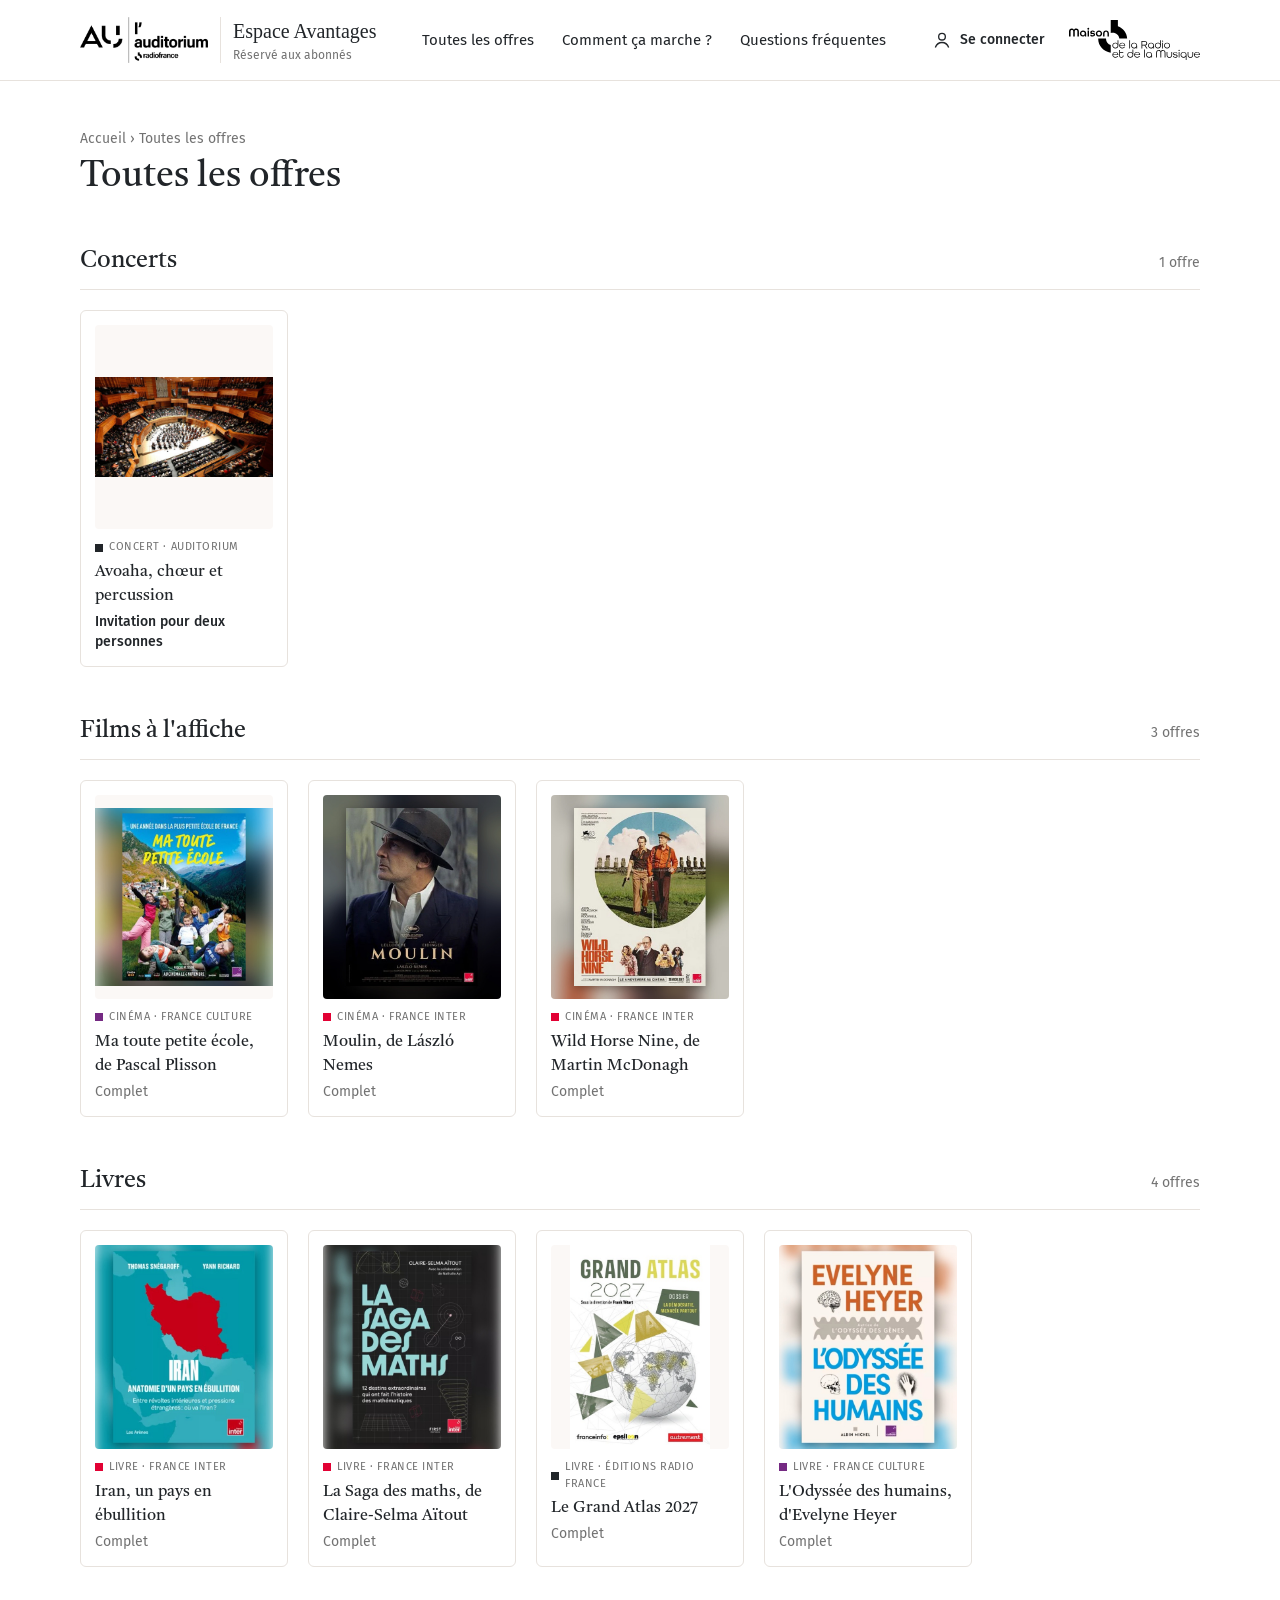
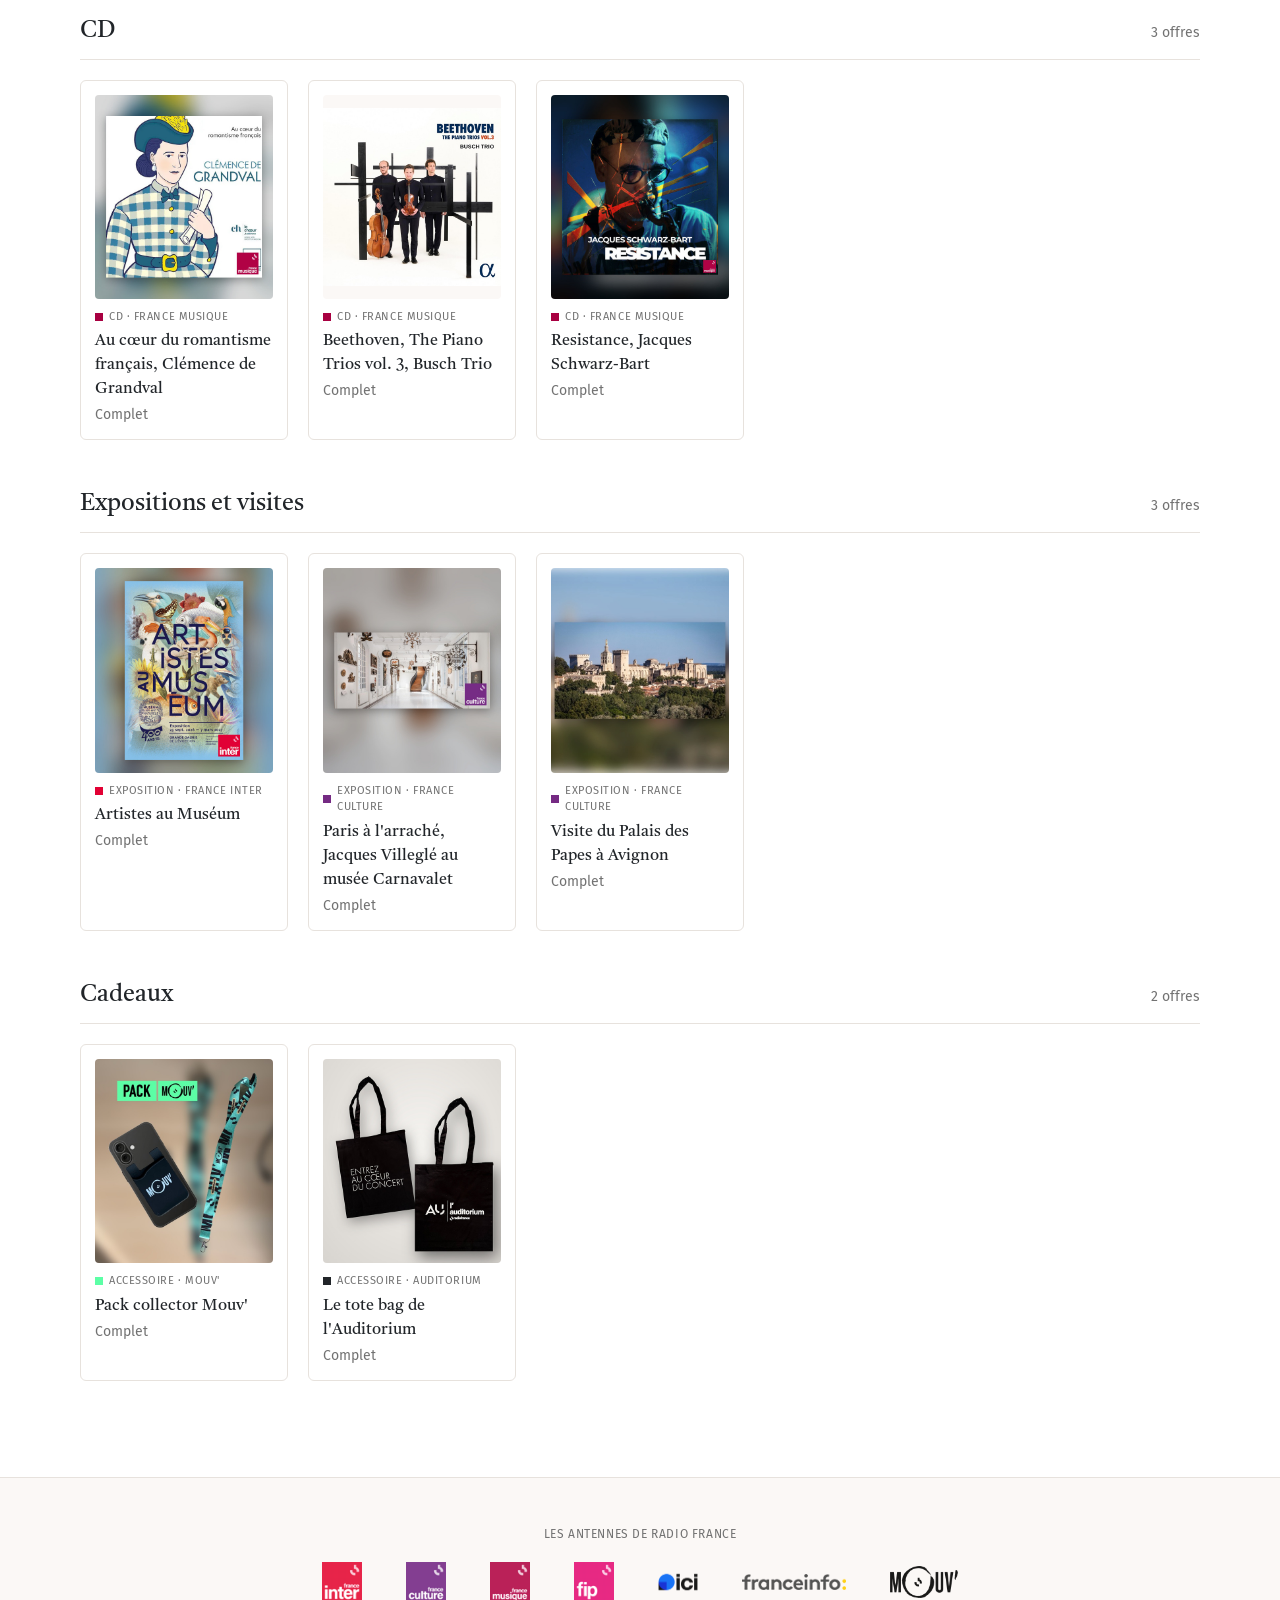
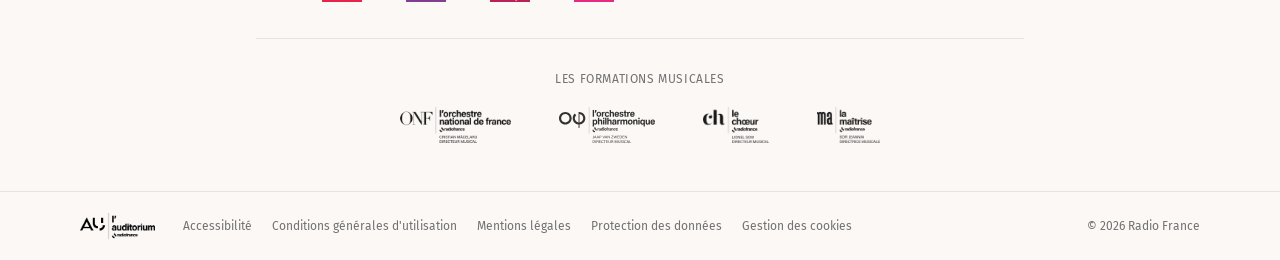
<file: offres.html>
<!DOCTYPE html>
<html lang="fr">
<head>
    <meta charset="UTF-8">
    <meta name="viewport" content="width=device-width, initial-scale=1.0">
    <meta name="robots" content="noindex, nofollow">
    <title>Toutes les offres - Espace Avantages (V5)</title>
    <!--
      V5 : reprise de la maquette V4 d'Emmanuelle (RnD) avec les remarques du 18/11/2026
      - Logo l'Auditorium en haut à gauche, « Réservé aux abonnés » en petit, logo Radio France noir à droite
      - Polices de la newsletter et du site de la Maison de la Radio : Castoro (titres), Fira Sans (texte)
      - Plus de bleu Radio France : boutons noirs comme les boutons « Réserver » du site de la Maison de la Radio
      - Peu de noir / gris foncé : fonds blancs et crème
      - Pas de bloc « Rechercher une offre » sur la home : bouton « Voir toutes les offres »
      - Carrousel : photo dominante, titre court qui ne recouvre plus l'image, bouton plus discret
      - Plus d'offres visibles, boutons hiérarchisés, présentation de l'EA en 3 points
    -->
    <link rel="preconnect" href="https://fonts.googleapis.com">
    <link rel="preconnect" href="https://fonts.gstatic.com" crossorigin>
    <link href="https://fonts.googleapis.com/css2?family=Castoro:ital@0;1&family=Fira+Sans:wght@400;500;600&display=swap" rel="stylesheet">
    <link rel="stylesheet" href="style.css?v=202611261523">
    <style>
        .no-scrollbar::-webkit-scrollbar { display: none; }
        .no-scrollbar { scrollbar-width: none; }
        .slide { display: none; }
        .slide.is-active { display: grid; }
        details > summary { list-style: none; cursor: pointer; }
        details > summary::-webkit-details-marker { display: none; }
        details[open] .chev { transform: rotate(180deg); }
        :focus-visible { outline: 2px solid #212529; outline-offset: 3px; }
        .chip { flex-shrink: 0; height: 2.5rem; padding: 0 1.1rem; border: 1px solid #E7E2DD; border-radius: 999px; font-size: 14px; background: #fff; white-space: nowrap; transition: background .15s, color .15s, border-color .15s; }
        .chip:hover { border-color: #212529; }
        .chip[aria-pressed="true"] { background: #212529; border-color: #212529; color: #fff; }
        /* Dégradés de la newsletter, en touches discrètes */
        .bandeau-degrade { position: relative; background: #fff; isolation: isolate; }
        .bandeau-degrade::before { content: ''; position: absolute; inset: 0; z-index: -1; opacity: .6; filter: blur(24px);
            /* même dégradé que la newsletter, recentré : rose à gauche, rose clair au centre, violet et vieux rose à droite */
            background:
                radial-gradient(28% 42% at 22% 52%, rgba(239,150,200,.45), transparent 70%),
                radial-gradient(30% 38% at 50% 56%, rgba(246,186,222,.40), transparent 72%),
                radial-gradient(24% 40% at 74% 50%, rgba(190,140,200,.42), transparent 70%),
                radial-gradient(22% 34% at 84% 58%, rgba(220,140,180,.35), transparent 70%); }
        @media (hover: hover) {
            a.group.border[href^="offre.html"] { transition: box-shadow .45s ease, border-color .45s ease; }
            a.group.border[href^="offre.html"]:hover { border-color: rgba(214,150,196,.55); box-shadow: 0 0 0 1px rgba(236,170,210,.25), 0 0 22px 2px rgba(239,160,205,.28), 0 0 48px 6px rgba(190,140,200,.16); }
        }
    </style>
</head>
<body class="bg-white text-au-ink font-sans antialiased">

    <!-- ============ HAUT DE PAGE ============ -->
    <header class="sticky top-0 z-30 bg-white border-b border-au-line">
        <div class="max-w-6xl mx-auto px-4 h-16 md:h-20 flex items-center justify-between gap-4">
            <a href="avantage-v5.html" class="flex items-center gap-2.5 sm:gap-3 shrink-0" aria-label="Espace Avantages, accueil">
                <img src="img/auditorium_logo.png" alt="l'Auditorium de Radio France" class="h-8 sm:h-9 md:h-12 w-auto">
                <span class="block border-l border-au-line pl-2.5 sm:pl-3 leading-tight">
                    <span class="block font-nl text-[15px] sm:text-lg md:text-xl leading-none whitespace-nowrap">Espace Avantages</span>
                    <span class="block text-[11px] sm:text-xs text-au-grey mt-0.5">Réservé aux abonnés</span>
                </span>
            </a>

            <nav class="hidden xl:flex items-center gap-7 text-[15px] whitespace-nowrap" aria-label="Menu principal">
                <a href="offres.html" class="hover:underline underline-offset-4">Toutes les offres</a>
                <a href="avantage-v5.html#programme" class="hover:underline underline-offset-4">Comment ça marche ?</a>
                <a href="avantage-v5.html#faq" class="hover:underline underline-offset-4">Questions fréquentes</a>
            </nav>

            <div class="flex items-center gap-4 md:gap-6">
                <a href="#" class="flex items-center gap-2 text-sm font-medium whitespace-nowrap hover:underline underline-offset-4">
                    <svg class="w-5 h-5" viewBox="0 0 24 24" fill="none" stroke="currentColor" stroke-width="1.6" aria-hidden="true"><circle cx="12" cy="8" r="4"/><path d="M4 21c1.5-4 4.5-6 8-6s6.5 2 8 6"/></svg>
                    <span class="hidden md:inline">Se connecter</span>
                </a>
                <img src="img/mrm_logo_noir.svg" alt="Maison de la Radio et de la Musique" class="hidden sm:block h-8 md:h-10 w-auto">
                <button id="burger" class="xl:hidden p-1" aria-label="Ouvrir le menu" aria-expanded="false" aria-controls="menu-mobile">
                    <svg data-ico="ouvrir" class="w-6 h-6" viewBox="0 0 24 24" fill="none" stroke="currentColor" stroke-width="1.6" aria-hidden="true"><path d="M4 7h16M4 12h16M4 17h16"/></svg>
                    <svg data-ico="fermer" class="w-6 h-6 hidden" viewBox="0 0 24 24" fill="none" stroke="currentColor" stroke-width="1.6" aria-hidden="true"><path d="M6 6l12 12M18 6L6 18"/></svg>
                </button>
            </div>
        </div>

        <!-- Menu mobile et tablette -->
        <nav id="menu-mobile" class="hidden xl:hidden border-t border-au-line bg-white" aria-label="Menu principal (mobile)">
            <div class="max-w-6xl mx-auto px-4 py-2 flex flex-col text-[16px]">
                <a href="offres.html" class="py-3.5 border-b border-au-line">Toutes les offres</a>
                <a href="avantage-v5.html#programme" class="py-3.5 border-b border-au-line">Comment ça marche ?</a>
                <a href="avantage-v5.html#faq" class="py-3.5 border-b border-au-line">Questions fréquentes</a>
                <a href="connexion.html" class="py-3.5 flex items-center gap-2 font-medium"><svg class="w-5 h-5" viewBox="0 0 24 24" fill="none" stroke="currentColor" stroke-width="1.6" aria-hidden="true"><circle cx="12" cy="8" r="4"/><path d="M4 21c1.5-4 4.5-6 8-6s6.5 2 8 6"/></svg><span>Se connecter</span></a>
            </div>
        </nav>
    </header>

    <main>
    <!-- ============ OFFRES PAR CATÉGORIE (comme la plaquette) ============ -->
    <section id="offres" class="max-w-6xl mx-auto px-4 pt-8 md:pt-12 pb-16 md:pb-24">
        <div class="flex items-end justify-between gap-4">
            <div><p class="text-sm text-au-grey"><a href="avantage-v5.html" class="hover:underline">Accueil</a> › Toutes les offres</p><h1 class="font-serif text-3xl md:text-4xl mt-2">Toutes les offres</h1></div>
            
        </div>

        <div class="mt-10 md:mt-12">
            <div class="flex items-baseline justify-between gap-4 border-b border-au-line pb-3 mb-5">
                <h2 class="font-serif text-xl md:text-2xl">Concerts</h2>
                <span class="text-sm text-au-grey shrink-0">1 offre</span>
            </div>
            <div class="flex md:grid md:grid-cols-5 gap-4 md:gap-5 overflow-x-auto md:overflow-visible snap-x snap-mandatory scroll-px-4 md:scroll-px-0 no-scrollbar -mx-4 px-4 after:content-[""] after:shrink-0 after:w-px md:after:hidden md:mx-0 md:px-0">
                <a href="offre.html?id=invitation-concert-avoaha-choeur-et-percussion" class="group snap-start shrink-0 w-[44%] sm:w-[30%] md:w-auto bg-white border border-au-line rounded-md p-3 md:p-3.5 hover:border-au-ink/40 hover:shadow-[0_6px_20px_-12px_rgba(0,0,0,0.25)] transition">
                    <div class="aspect-[540/620] overflow-hidden bg-au-cream rounded"><img loading="lazy" decoding="async" src="img/audito_as_studio.jpg" alt="" class="w-full h-full object-contain group-hover:scale-[1.03] transition duration-300"></div>
                    <p class="mt-2.5 flex items-center gap-1.5 text-[11px] uppercase tracking-wider text-au-grey"><span class="w-2 h-2 shrink-0 bg-au-ink"></span>Concert · Auditorium</p>
                    <h4 class="mt-1 font-serif text-[15px] md:text-base leading-snug group-hover:underline underline-offset-4">Avoaha, chœur et percussion</h4>
                    <p class="mt-1 text-sm font-medium">Invitation pour deux personnes</p>
                </a>
            </div>
        </div>

        <div class="mt-10 md:mt-12">
            <div class="flex items-baseline justify-between gap-4 border-b border-au-line pb-3 mb-5">
                <h2 class="font-serif text-xl md:text-2xl">Films à l'affiche</h2>
                <span class="text-sm text-au-grey shrink-0">3 offres</span>
            </div>
            <div class="flex md:grid md:grid-cols-5 gap-4 md:gap-5 overflow-x-auto md:overflow-visible snap-x snap-mandatory scroll-px-4 md:scroll-px-0 no-scrollbar -mx-4 px-4 after:content-[""] after:shrink-0 after:w-px md:after:hidden md:mx-0 md:px-0">
                <a href="offre.html?id=ma-toute-petite-ecole-pascal-plisson" class="group snap-start shrink-0 w-[44%] sm:w-[30%] md:w-auto bg-white border border-au-line rounded-md p-3 md:p-3.5 hover:border-au-ink/40 hover:shadow-[0_6px_20px_-12px_rgba(0,0,0,0.25)] transition">
                    <div class="aspect-[540/620] overflow-hidden bg-au-cream rounded"><img loading="lazy" decoding="async" src="img/petite_ecole.jpg" alt="" class="w-full h-full object-contain group-hover:scale-[1.03] transition duration-300"></div>
                    <p class="mt-2.5 flex items-center gap-1.5 text-[11px] uppercase tracking-wider text-au-grey"><span class="w-2 h-2 shrink-0 bg-fc"></span>Cinéma · France Culture</p>
                    <h4 class="mt-1 font-serif text-[15px] md:text-base leading-snug group-hover:underline underline-offset-4">Ma toute petite école, de Pascal Plisson</h4>
                    <p class="mt-1 text-sm text-au-grey">Complet</p>
                </a>
                <a href="offre.html?id=moulin-un-film-de-laszlo-nemes" class="group snap-start shrink-0 w-[44%] sm:w-[30%] md:w-auto bg-white border border-au-line rounded-md p-3 md:p-3.5 hover:border-au-ink/40 hover:shadow-[0_6px_20px_-12px_rgba(0,0,0,0.25)] transition">
                    <div class="aspect-[540/620] overflow-hidden bg-au-cream rounded"><img loading="lazy" decoding="async" src="img/moulin.jpg" alt="" class="w-full h-full object-contain group-hover:scale-[1.03] transition duration-300"></div>
                    <p class="mt-2.5 flex items-center gap-1.5 text-[11px] uppercase tracking-wider text-au-grey"><span class="w-2 h-2 shrink-0 bg-fi"></span>Cinéma · France Inter</p>
                    <h4 class="mt-1 font-serif text-[15px] md:text-base leading-snug group-hover:underline underline-offset-4">Moulin, de László Nemes</h4>
                    <p class="mt-1 text-sm text-au-grey">Complet</p>
                </a>
                <a href="offre.html?id=wild-horse-nine-un-film-de-martin-mcdonagh" class="group snap-start shrink-0 w-[44%] sm:w-[30%] md:w-auto bg-white border border-au-line rounded-md p-3 md:p-3.5 hover:border-au-ink/40 hover:shadow-[0_6px_20px_-12px_rgba(0,0,0,0.25)] transition">
                    <div class="aspect-[540/620] overflow-hidden bg-au-cream rounded"><img loading="lazy" decoding="async" src="img/wild_horse_nine.jpg" alt="" class="w-full h-full object-contain group-hover:scale-[1.03] transition duration-300"></div>
                    <p class="mt-2.5 flex items-center gap-1.5 text-[11px] uppercase tracking-wider text-au-grey"><span class="w-2 h-2 shrink-0 bg-fi"></span>Cinéma · France Inter</p>
                    <h4 class="mt-1 font-serif text-[15px] md:text-base leading-snug group-hover:underline underline-offset-4">Wild Horse Nine, de Martin McDonagh</h4>
                    <p class="mt-1 text-sm text-au-grey">Complet</p>
                </a>
            </div>
        </div>

        <div class="mt-10 md:mt-12">
            <div class="flex items-baseline justify-between gap-4 border-b border-au-line pb-3 mb-5">
                <h2 class="font-serif text-xl md:text-2xl">Livres</h2>
                <span class="text-sm text-au-grey shrink-0">4 offres</span>
            </div>
            <div class="flex md:grid md:grid-cols-5 gap-4 md:gap-5 overflow-x-auto md:overflow-visible snap-x snap-mandatory scroll-px-4 md:scroll-px-0 no-scrollbar -mx-4 px-4 after:content-[""] after:shrink-0 after:w-px md:after:hidden md:mx-0 md:px-0">
                <a href="offre.html?id=iran-un-pays-en-ebullition" class="group snap-start shrink-0 w-[44%] sm:w-[30%] md:w-auto bg-white border border-au-line rounded-md p-3 md:p-3.5 hover:border-au-ink/40 hover:shadow-[0_6px_20px_-12px_rgba(0,0,0,0.25)] transition">
                    <div class="aspect-[540/620] overflow-hidden bg-au-cream rounded"><img loading="lazy" decoding="async" src="img/iran.jpg" alt="" class="w-full h-full object-contain group-hover:scale-[1.03] transition duration-300"></div>
                    <p class="mt-2.5 flex items-center gap-1.5 text-[11px] uppercase tracking-wider text-au-grey"><span class="w-2 h-2 shrink-0 bg-fi"></span>Livre · France Inter</p>
                    <h4 class="mt-1 font-serif text-[15px] md:text-base leading-snug group-hover:underline underline-offset-4">Iran, un pays en ébullition</h4>
                    <p class="mt-1 text-sm text-au-grey">Complet</p>
                </a>
                <a href="offre.html?id=la-saga-des-maths-de-claire-selma-aitout" class="group snap-start shrink-0 w-[44%] sm:w-[30%] md:w-auto bg-white border border-au-line rounded-md p-3 md:p-3.5 hover:border-au-ink/40 hover:shadow-[0_6px_20px_-12px_rgba(0,0,0,0.25)] transition">
                    <div class="aspect-[540/620] overflow-hidden bg-au-cream rounded"><img loading="lazy" decoding="async" src="img/saga_maths.jpg" alt="" class="w-full h-full object-contain group-hover:scale-[1.03] transition duration-300"></div>
                    <p class="mt-2.5 flex items-center gap-1.5 text-[11px] uppercase tracking-wider text-au-grey"><span class="w-2 h-2 shrink-0 bg-fi"></span>Livre · France Inter</p>
                    <h4 class="mt-1 font-serif text-[15px] md:text-base leading-snug group-hover:underline underline-offset-4">La Saga des maths, de Claire-Selma Aïtout</h4>
                    <p class="mt-1 text-sm text-au-grey">Complet</p>
                </a>
                <a href="offre.html?id=le-grand-atlas-2027" class="group snap-start shrink-0 w-[44%] sm:w-[30%] md:w-auto bg-white border border-au-line rounded-md p-3 md:p-3.5 hover:border-au-ink/40 hover:shadow-[0_6px_20px_-12px_rgba(0,0,0,0.25)] transition">
                    <div class="aspect-[540/620] overflow-hidden bg-au-cream rounded"><img loading="lazy" decoding="async" src="img/grand_atlas.jpg" alt="" class="w-full h-full object-contain group-hover:scale-[1.03] transition duration-300"></div>
                    <p class="mt-2.5 flex items-center gap-1.5 text-[11px] uppercase tracking-wider text-au-grey"><span class="w-2 h-2 shrink-0 bg-au-ink"></span>Livre · Éditions Radio France</p>
                    <h4 class="mt-1 font-serif text-[15px] md:text-base leading-snug group-hover:underline underline-offset-4">Le Grand Atlas 2027</h4>
                    <p class="mt-1 text-sm text-au-grey">Complet</p>
                </a>
                <a href="offre.html?id=lodyssee-des-humains-evelyne-heyer" class="group snap-start shrink-0 w-[44%] sm:w-[30%] md:w-auto bg-white border border-au-line rounded-md p-3 md:p-3.5 hover:border-au-ink/40 hover:shadow-[0_6px_20px_-12px_rgba(0,0,0,0.25)] transition">
                    <div class="aspect-[540/620] overflow-hidden bg-au-cream rounded"><img loading="lazy" decoding="async" src="img/odyssee_humains.jpg" alt="" class="w-full h-full object-contain group-hover:scale-[1.03] transition duration-300"></div>
                    <p class="mt-2.5 flex items-center gap-1.5 text-[11px] uppercase tracking-wider text-au-grey"><span class="w-2 h-2 shrink-0 bg-fc"></span>Livre · France Culture</p>
                    <h4 class="mt-1 font-serif text-[15px] md:text-base leading-snug group-hover:underline underline-offset-4">L&#x27;Odyssée des humains, d&#x27;Evelyne Heyer</h4>
                    <p class="mt-1 text-sm text-au-grey">Complet</p>
                </a>
            </div>
        </div>

        <div class="mt-10 md:mt-12">
            <div class="flex items-baseline justify-between gap-4 border-b border-au-line pb-3 mb-5">
                <h2 class="font-serif text-xl md:text-2xl">CD</h2>
                <span class="text-sm text-au-grey shrink-0">3 offres</span>
            </div>
            <div class="flex md:grid md:grid-cols-5 gap-4 md:gap-5 overflow-x-auto md:overflow-visible snap-x snap-mandatory scroll-px-4 md:scroll-px-0 no-scrollbar -mx-4 px-4 after:content-[""] after:shrink-0 after:w-px md:after:hidden md:mx-0 md:px-0">
                <a href="offre.html?id=au-coeur-du-romantisme-francais-clemence-de-grandval" class="group snap-start shrink-0 w-[44%] sm:w-[30%] md:w-auto bg-white border border-au-line rounded-md p-3 md:p-3.5 hover:border-au-ink/40 hover:shadow-[0_6px_20px_-12px_rgba(0,0,0,0.25)] transition">
                    <div class="aspect-[540/620] overflow-hidden bg-au-cream rounded"><img loading="lazy" decoding="async" src="img/album_clemence_grandval.jpg" alt="" class="w-full h-full object-contain group-hover:scale-[1.03] transition duration-300"></div>
                    <p class="mt-2.5 flex items-center gap-1.5 text-[11px] uppercase tracking-wider text-au-grey"><span class="w-2 h-2 shrink-0 bg-fm"></span>CD · France Musique</p>
                    <h4 class="mt-1 font-serif text-[15px] md:text-base leading-snug group-hover:underline underline-offset-4">Au cœur du romantisme français, Clémence de Grandval</h4>
                    <p class="mt-1 text-sm text-au-grey">Complet</p>
                </a>
                <a href="offre.html?id=beethoven-piano-trios-vol-3-busch-trio" class="group snap-start shrink-0 w-[44%] sm:w-[30%] md:w-auto bg-white border border-au-line rounded-md p-3 md:p-3.5 hover:border-au-ink/40 hover:shadow-[0_6px_20px_-12px_rgba(0,0,0,0.25)] transition">
                    <div class="aspect-[540/620] overflow-hidden bg-au-cream rounded"><img loading="lazy" decoding="async" src="img/busch_trio.jpg" alt="" class="w-full h-full object-contain group-hover:scale-[1.03] transition duration-300"></div>
                    <p class="mt-2.5 flex items-center gap-1.5 text-[11px] uppercase tracking-wider text-au-grey"><span class="w-2 h-2 shrink-0 bg-fm"></span>CD · France Musique</p>
                    <h4 class="mt-1 font-serif text-[15px] md:text-base leading-snug group-hover:underline underline-offset-4">Beethoven, The Piano Trios vol. 3, Busch Trio</h4>
                    <p class="mt-1 text-sm text-au-grey">Complet</p>
                </a>
                <a href="offre.html?id=resistance-jacques-schwarz-bart" class="group snap-start shrink-0 w-[44%] sm:w-[30%] md:w-auto bg-white border border-au-line rounded-md p-3 md:p-3.5 hover:border-au-ink/40 hover:shadow-[0_6px_20px_-12px_rgba(0,0,0,0.25)] transition">
                    <div class="aspect-[540/620] overflow-hidden bg-au-cream rounded"><img loading="lazy" decoding="async" src="img/schwarz_bart.jpg" alt="" class="w-full h-full object-contain group-hover:scale-[1.03] transition duration-300"></div>
                    <p class="mt-2.5 flex items-center gap-1.5 text-[11px] uppercase tracking-wider text-au-grey"><span class="w-2 h-2 shrink-0 bg-fm"></span>CD · France Musique</p>
                    <h4 class="mt-1 font-serif text-[15px] md:text-base leading-snug group-hover:underline underline-offset-4">Resistance, Jacques Schwarz-Bart</h4>
                    <p class="mt-1 text-sm text-au-grey">Complet</p>
                </a>
            </div>
        </div>

        <div class="mt-10 md:mt-12">
            <div class="flex items-baseline justify-between gap-4 border-b border-au-line pb-3 mb-5">
                <h2 class="font-serif text-xl md:text-2xl">Expositions et visites</h2>
                <span class="text-sm text-au-grey shrink-0">3 offres</span>
            </div>
            <div class="flex md:grid md:grid-cols-5 gap-4 md:gap-5 overflow-x-auto md:overflow-visible snap-x snap-mandatory scroll-px-4 md:scroll-px-0 no-scrollbar -mx-4 px-4 after:content-[""] after:shrink-0 after:w-px md:after:hidden md:mx-0 md:px-0">
                <a href="offre.html?id=artistes-au-museum-au-museum-national-dhistoire-naturelle" class="group snap-start shrink-0 w-[44%] sm:w-[30%] md:w-auto bg-white border border-au-line rounded-md p-3 md:p-3.5 hover:border-au-ink/40 hover:shadow-[0_6px_20px_-12px_rgba(0,0,0,0.25)] transition">
                    <div class="aspect-[540/620] overflow-hidden bg-au-cream rounded"><img loading="lazy" decoding="async" src="img/expo_france_inter.jpg" alt="" class="w-full h-full object-contain group-hover:scale-[1.03] transition duration-300"></div>
                    <p class="mt-2.5 flex items-center gap-1.5 text-[11px] uppercase tracking-wider text-au-grey"><span class="w-2 h-2 shrink-0 bg-fi"></span>Exposition · France Inter</p>
                    <h4 class="mt-1 font-serif text-[15px] md:text-base leading-snug group-hover:underline underline-offset-4">Artistes au Muséum</h4>
                    <p class="mt-1 text-sm text-au-grey">Complet</p>
                </a>
                <a href="offre.html?id=musee-carnavalet-paris-larrache-jacques-villegle-et-lart-urbain" class="group snap-start shrink-0 w-[44%] sm:w-[30%] md:w-auto bg-white border border-au-line rounded-md p-3 md:p-3.5 hover:border-au-ink/40 hover:shadow-[0_6px_20px_-12px_rgba(0,0,0,0.25)] transition">
                    <div class="aspect-[540/620] overflow-hidden bg-au-cream rounded"><img loading="lazy" decoding="async" src="img/carnavalet.jpg" alt="" class="w-full h-full object-contain group-hover:scale-[1.03] transition duration-300"></div>
                    <p class="mt-2.5 flex items-center gap-1.5 text-[11px] uppercase tracking-wider text-au-grey"><span class="w-2 h-2 shrink-0 bg-fc"></span>Exposition · France Culture</p>
                    <h4 class="mt-1 font-serif text-[15px] md:text-base leading-snug group-hover:underline underline-offset-4">Paris à l&#x27;arraché, Jacques Villeglé au musée Carnavalet</h4>
                    <p class="mt-1 text-sm text-au-grey">Complet</p>
                </a>
                <a href="offre.html?id=visite-du-palais-des-papes-avignon" class="group snap-start shrink-0 w-[44%] sm:w-[30%] md:w-auto bg-white border border-au-line rounded-md p-3 md:p-3.5 hover:border-au-ink/40 hover:shadow-[0_6px_20px_-12px_rgba(0,0,0,0.25)] transition">
                    <div class="aspect-[540/620] overflow-hidden bg-au-cream rounded"><img loading="lazy" decoding="async" src="img/palais_papes.jpg" alt="" class="w-full h-full object-contain group-hover:scale-[1.03] transition duration-300"></div>
                    <p class="mt-2.5 flex items-center gap-1.5 text-[11px] uppercase tracking-wider text-au-grey"><span class="w-2 h-2 shrink-0 bg-fc"></span>Exposition · France Culture</p>
                    <h4 class="mt-1 font-serif text-[15px] md:text-base leading-snug group-hover:underline underline-offset-4">Visite du Palais des Papes à Avignon</h4>
                    <p class="mt-1 text-sm text-au-grey">Complet</p>
                </a>
            </div>
        </div>

        <div class="mt-10 md:mt-12">
            <div class="flex items-baseline justify-between gap-4 border-b border-au-line pb-3 mb-5">
                <h2 class="font-serif text-xl md:text-2xl">Cadeaux</h2>
                <span class="text-sm text-au-grey shrink-0">2 offres</span>
            </div>
            <div class="flex md:grid md:grid-cols-5 gap-4 md:gap-5 overflow-x-auto md:overflow-visible snap-x snap-mandatory scroll-px-4 md:scroll-px-0 no-scrollbar -mx-4 px-4 after:content-[""] after:shrink-0 after:w-px md:after:hidden md:mx-0 md:px-0">
                <a href="offre.html?id=pack-collector-mouv-tour-de-cou-et-porte-carte" class="group snap-start shrink-0 w-[44%] sm:w-[30%] md:w-auto bg-white border border-au-line rounded-md p-3 md:p-3.5 hover:border-au-ink/40 hover:shadow-[0_6px_20px_-12px_rgba(0,0,0,0.25)] transition">
                    <div class="aspect-[540/620] overflow-hidden bg-au-cream rounded"><img loading="lazy" decoding="async" src="img/pack_mouv.jpg" alt="" class="w-full h-full object-contain group-hover:scale-[1.03] transition duration-300"></div>
                    <p class="mt-2.5 flex items-center gap-1.5 text-[11px] uppercase tracking-wider text-au-grey"><span class="w-2 h-2 shrink-0 bg-[#5CFFA6]"></span>Accessoire · Mouv&#x27;</p>
                    <h4 class="mt-1 font-serif text-[15px] md:text-base leading-snug group-hover:underline underline-offset-4">Pack collector Mouv&#x27;</h4>
                    <p class="mt-1 text-sm text-au-grey">Complet</p>
                </a>
                <a href="offre.html?id=tote-bag-auditorium-de-radiofrance" class="group snap-start shrink-0 w-[44%] sm:w-[30%] md:w-auto bg-white border border-au-line rounded-md p-3 md:p-3.5 hover:border-au-ink/40 hover:shadow-[0_6px_20px_-12px_rgba(0,0,0,0.25)] transition">
                    <div class="aspect-[540/620] overflow-hidden bg-au-cream rounded"><img loading="lazy" decoding="async" src="img/tote_bag_auditorium.jpg" alt="" class="w-full h-full object-contain group-hover:scale-[1.03] transition duration-300"></div>
                    <p class="mt-2.5 flex items-center gap-1.5 text-[11px] uppercase tracking-wider text-au-grey"><span class="w-2 h-2 shrink-0 bg-au-ink"></span>Accessoire · Auditorium</p>
                    <h4 class="mt-1 font-serif text-[15px] md:text-base leading-snug group-hover:underline underline-offset-4">Le tote bag de l&#x27;Auditorium</h4>
                    <p class="mt-1 text-sm text-au-grey">Complet</p>
                </a>
            </div>
        </div>

    </section>
    </main>

    <!-- ============ PIED DE PAGE ============ -->
    <footer class="bg-au-cream border-t border-au-line">
        <div class="max-w-6xl mx-auto px-4 py-10 md:py-12 space-y-9">
            <div>
                <p class="text-xs uppercase tracking-wider text-au-grey mb-5 text-center">Les antennes de Radio France</p>
                <nav class="max-w-3xl mx-auto flex flex-wrap items-center justify-center gap-x-9 md:gap-x-11 gap-y-6" aria-label="Antennes de Radio France"><a href="https://www.radiofrance.fr/franceinter" target="_blank" rel="noopener" class="opacity-90 hover:opacity-100 transition" aria-label="France Inter"><img loading="lazy" src="img/logos/France-Inter.png" alt="France Inter" class="h-10 w-auto"></a><a href="https://www.radiofrance.fr/franceculture" target="_blank" rel="noopener" class="opacity-90 hover:opacity-100 transition" aria-label="France Culture"><img loading="lazy" src="img/logos/France-Culture.png" alt="France Culture" class="h-10 w-auto"></a><a href="https://www.radiofrance.fr/francemusique" target="_blank" rel="noopener" class="opacity-90 hover:opacity-100 transition" aria-label="France Musique"><img loading="lazy" src="img/logos/France-Musique.png" alt="France Musique" class="h-10 w-auto"></a><a href="https://www.radiofrance.fr/fip" target="_blank" rel="noopener" class="opacity-90 hover:opacity-100 transition" aria-label="Fip"><img loading="lazy" src="img/logos/FIP.png" alt="Fip" class="h-10 w-auto"></a><a href="https://www.ici.fr/" target="_blank" rel="noopener" class="opacity-90 hover:opacity-100 transition" aria-label="ici"><img loading="lazy" src="img/logos/ici.png" alt="ici" class="h-8 w-auto"></a><a href="https://www.franceinfo.fr/" target="_blank" rel="noopener" class="opacity-90 hover:opacity-100 transition" aria-label="franceinfo"><img loading="lazy" src="img/logos/Franceinfo.png" alt="franceinfo" class="h-4 w-auto"></a><a href="https://www.radiofrance.fr/mouv" target="_blank" rel="noopener" class="opacity-90 hover:opacity-100 transition" aria-label="Mouv'"><img loading="lazy" src="img/logos/mouv.png" alt="Mouv'" class="h-8 w-auto"></a></nav>
            </div>
            <div>
                <p class="text-xs uppercase tracking-wider text-au-grey mb-5 text-center border-t border-au-line max-w-3xl mx-auto pt-8">Les formations musicales</p>
                <nav class="max-w-3xl mx-auto flex flex-wrap items-center justify-center gap-x-10 md:gap-x-12 gap-y-6" aria-label="Formations musicales de Radio France"><a href="https://www.maisondelaradioetdelamusique.fr/formations/orchestre-national-de-france" target="_blank" rel="noopener" class="opacity-90 hover:opacity-100 transition" aria-label="Orchestre National de France"><img loading="lazy" src="img/logos/onf-202010.png" alt="Orchestre National de France" class="h-9 w-auto"></a><a href="https://www.maisondelaradioetdelamusique.fr/formations/orchestre-philharmonique-de-radio-france" target="_blank" rel="noopener" class="opacity-90 hover:opacity-100 transition" aria-label="Orchestre Philharmonique de Radio France"><img loading="lazy" src="img/logos/orchestre_philarmonique_4.svg" alt="Orchestre Philharmonique de Radio France" class="h-9 w-auto"></a><a href="https://www.maisondelaradioetdelamusique.fr/formations/choeur-de-radio-france" target="_blank" rel="noopener" class="opacity-90 hover:opacity-100 transition" aria-label="Chœur de Radio France"><img loading="lazy" src="img/logos/ch.png" alt="Chœur de Radio France" class="h-9 w-auto"></a><a href="https://www.maisondelaradioetdelamusique.fr/formations/maitrise-de-radio-france" target="_blank" rel="noopener" class="opacity-90 hover:opacity-100 transition" aria-label="Maîtrise de Radio France"><img loading="lazy" src="img/logos/ma.png" alt="Maîtrise de Radio France" class="h-9 w-auto"></a></nav>
            </div>
        </div>
        <div class="border-t border-au-line">
            <div class="max-w-6xl mx-auto px-4 py-5 flex flex-wrap items-center gap-x-5 gap-y-2 text-xs text-au-grey">
                <img src="img/auditorium_logo.png" alt="l'Auditorium de Radio France" class="h-7 w-auto mr-2">
                <a href="#" class="hover:underline">Accessibilité</a><a href="#" class="hover:underline">Conditions générales d'utilisation</a><a href="#" class="hover:underline">Mentions légales</a><a href="#" class="hover:underline">Protection des données</a><a href="#" class="hover:underline">Gestion des cookies</a><span class="md:ml-auto">© 2026 Radio France</span>
            </div>
        </div>
    </footer>

    <script src="auth.js?v=202611261517"></script>
</body>
</html>
</file>
<file: style.css>
*,:after,:before{--tw-border-spacing-x:0;--tw-border-spacing-y:0;--tw-translate-x:0;--tw-translate-y:0;--tw-rotate:0;--tw-skew-x:0;--tw-skew-y:0;--tw-scale-x:1;--tw-scale-y:1;--tw-pan-x: ;--tw-pan-y: ;--tw-pinch-zoom: ;--tw-scroll-snap-strictness:proximity;--tw-gradient-from-position: ;--tw-gradient-via-position: ;--tw-gradient-to-position: ;--tw-ordinal: ;--tw-slashed-zero: ;--tw-numeric-figure: ;--tw-numeric-spacing: ;--tw-numeric-fraction: ;--tw-ring-inset: ;--tw-ring-offset-width:0px;--tw-ring-offset-color:#fff;--tw-ring-color:rgba(59,130,246,.5);--tw-ring-offset-shadow:0 0 #0000;--tw-ring-shadow:0 0 #0000;--tw-shadow:0 0 #0000;--tw-shadow-colored:0 0 #0000;--tw-blur: ;--tw-brightness: ;--tw-contrast: ;--tw-grayscale: ;--tw-hue-rotate: ;--tw-invert: ;--tw-saturate: ;--tw-sepia: ;--tw-drop-shadow: ;--tw-backdrop-blur: ;--tw-backdrop-brightness: ;--tw-backdrop-contrast: ;--tw-backdrop-grayscale: ;--tw-backdrop-hue-rotate: ;--tw-backdrop-invert: ;--tw-backdrop-opacity: ;--tw-backdrop-saturate: ;--tw-backdrop-sepia: ;--tw-contain-size: ;--tw-contain-layout: ;--tw-contain-paint: ;--tw-contain-style: }::backdrop{--tw-border-spacing-x:0;--tw-border-spacing-y:0;--tw-translate-x:0;--tw-translate-y:0;--tw-rotate:0;--tw-skew-x:0;--tw-skew-y:0;--tw-scale-x:1;--tw-scale-y:1;--tw-pan-x: ;--tw-pan-y: ;--tw-pinch-zoom: ;--tw-scroll-snap-strictness:proximity;--tw-gradient-from-position: ;--tw-gradient-via-position: ;--tw-gradient-to-position: ;--tw-ordinal: ;--tw-slashed-zero: ;--tw-numeric-figure: ;--tw-numeric-spacing: ;--tw-numeric-fraction: ;--tw-ring-inset: ;--tw-ring-offset-width:0px;--tw-ring-offset-color:#fff;--tw-ring-color:rgba(59,130,246,.5);--tw-ring-offset-shadow:0 0 #0000;--tw-ring-shadow:0 0 #0000;--tw-shadow:0 0 #0000;--tw-shadow-colored:0 0 #0000;--tw-blur: ;--tw-brightness: ;--tw-contrast: ;--tw-grayscale: ;--tw-hue-rotate: ;--tw-invert: ;--tw-saturate: ;--tw-sepia: ;--tw-drop-shadow: ;--tw-backdrop-blur: ;--tw-backdrop-brightness: ;--tw-backdrop-contrast: ;--tw-backdrop-grayscale: ;--tw-backdrop-hue-rotate: ;--tw-backdrop-invert: ;--tw-backdrop-opacity: ;--tw-backdrop-saturate: ;--tw-backdrop-sepia: ;--tw-contain-size: ;--tw-contain-layout: ;--tw-contain-paint: ;--tw-contain-style: }/*! tailwindcss v3.4.17 | MIT License | https://tailwindcss.com*/*,:after,:before{box-sizing:border-box;border:0 solid #e5e7eb}:after,:before{--tw-content:""}:host,html{line-height:1.5;-webkit-text-size-adjust:100%;-moz-tab-size:4;-o-tab-size:4;tab-size:4;font-family:Fira Sans,Arial,sans-serif;font-feature-settings:normal;font-variation-settings:normal;-webkit-tap-highlight-color:transparent}body{margin:0;line-height:inherit}hr{height:0;color:inherit;border-top-width:1px}abbr:where([title]){-webkit-text-decoration:underline dotted;text-decoration:underline dotted}h1,h2,h3,h4,h5,h6{font-size:inherit;font-weight:inherit}a{color:inherit;text-decoration:inherit}b,strong{font-weight:bolder}code,kbd,pre,samp{font-family:ui-monospace,SFMono-Regular,Menlo,Monaco,Consolas,Liberation Mono,Courier New,monospace;font-feature-settings:normal;font-variation-settings:normal;font-size:1em}small{font-size:80%}sub,sup{font-size:75%;line-height:0;position:relative;vertical-align:baseline}sub{bottom:-.25em}sup{top:-.5em}table{text-indent:0;border-color:inherit;border-collapse:collapse}button,input,optgroup,select,textarea{font-family:inherit;font-feature-settings:inherit;font-variation-settings:inherit;font-size:100%;font-weight:inherit;line-height:inherit;letter-spacing:inherit;color:inherit;margin:0;padding:0}button,select{text-transform:none}button,input:where([type=button]),input:where([type=reset]),input:where([type=submit]){-webkit-appearance:button;background-color:transparent;background-image:none}:-moz-focusring{outline:auto}:-moz-ui-invalid{box-shadow:none}progress{vertical-align:baseline}::-webkit-inner-spin-button,::-webkit-outer-spin-button{height:auto}[type=search]{-webkit-appearance:textfield;outline-offset:-2px}::-webkit-search-decoration{-webkit-appearance:none}::-webkit-file-upload-button{-webkit-appearance:button;font:inherit}summary{display:list-item}blockquote,dd,dl,figure,h1,h2,h3,h4,h5,h6,hr,p,pre{margin:0}fieldset{margin:0}fieldset,legend{padding:0}menu,ol,ul{list-style:none;margin:0;padding:0}dialog{padding:0}textarea{resize:vertical}input::-moz-placeholder,textarea::-moz-placeholder{opacity:1;color:#9ca3af}input::placeholder,textarea::placeholder{opacity:1;color:#9ca3af}[role=button],button{cursor:pointer}:disabled{cursor:default}audio,canvas,embed,iframe,img,object,svg,video{display:block;vertical-align:middle}img,video{max-width:100%;height:auto}[hidden]:where(:not([hidden=until-found])){display:none}.fixed{position:fixed}.absolute{position:absolute}.relative{position:relative}.sticky{position:sticky}.inset-0{inset:0}.top-0{top:0}.isolate{isolation:isolate}.z-30{z-index:30}.z-40{z-index:40}.-mx-4{margin-left:-1rem;margin-right:-1rem}.mx-auto{margin-left:auto;margin-right:auto}.mb-4{margin-bottom:1rem}.mb-5{margin-bottom:1.25rem}.mb-6{margin-bottom:1.5rem}.mr-2{margin-right:.5rem}.mt-0\.5{margin-top:.125rem}.mt-1{margin-top:.25rem}.mt-1\.5{margin-top:.375rem}.mt-10{margin-top:2.5rem}.mt-16{margin-top:4rem}.mt-2{margin-top:.5rem}.mt-2\.5{margin-top:.625rem}.mt-3{margin-top:.75rem}.mt-4{margin-top:1rem}.mt-5{margin-top:1.25rem}.mt-6{margin-top:1.5rem}.mt-8{margin-top:2rem}.mt-auto{margin-top:auto}.block{display:block}.flex{display:flex}.inline-flex{display:inline-flex}.grid{display:grid}.hidden{display:none}.aspect-\[16\/10\]{aspect-ratio:16/10}.aspect-\[4\/3\]{aspect-ratio:4/3}.aspect-\[540\/620\]{aspect-ratio:540/620}.h-1{height:.25rem}.h-1\.5{height:.375rem}.h-10{height:2.5rem}.h-11{height:2.75rem}.h-16{height:4rem}.h-2{height:.5rem}.h-2\.5{height:.625rem}.h-20{height:5rem}.h-4{height:1rem}.h-5{height:1.25rem}.h-6{height:1.5rem}.h-7{height:1.75rem}.h-8{height:2rem}.h-9{height:2.25rem}.h-full{height:100%}.max-h-\[90vh\]{max-height:90vh}.w-16{width:4rem}.w-2{width:.5rem}.w-2\.5{width:.625rem}.w-20{width:5rem}.w-4{width:1rem}.w-5{width:1.25rem}.w-6{width:1.5rem}.w-8{width:2rem}.w-9{width:2.25rem}.w-\[44\%\]{width:44%}.w-\[62\%\]{width:62%}.w-auto{width:auto}.w-full{width:100%}.min-w-0{min-width:0}.max-w-3xl{max-width:48rem}.max-w-6xl{max-width:72rem}.flex-1{flex:1 1 0%}.flex-shrink{flex-shrink:1}.shrink-0{flex-shrink:0}.transform{transform:translate(var(--tw-translate-x),var(--tw-translate-y)) rotate(var(--tw-rotate)) skewX(var(--tw-skew-x)) skewY(var(--tw-skew-y)) scaleX(var(--tw-scale-x)) scaleY(var(--tw-scale-y))}.cursor-pointer{cursor:pointer}.snap-x{scroll-snap-type:x var(--tw-scroll-snap-strictness)}.snap-mandatory{--tw-scroll-snap-strictness:mandatory}.snap-start{scroll-snap-align:start}.scroll-mt-28{scroll-margin-top:7rem}.scroll-px-4{scroll-padding-left:1rem;scroll-padding-right:1rem}.grid-cols-1{grid-template-columns:repeat(1,minmax(0,1fr))}.flex-col{flex-direction:column}.flex-wrap{flex-wrap:wrap}.place-items-center{place-items:center}.items-start{align-items:flex-start}.items-end{align-items:flex-end}.items-center{align-items:center}.items-baseline{align-items:baseline}.justify-center{justify-content:center}.justify-between{justify-content:space-between}.gap-0{gap:0}.gap-1{gap:.25rem}.gap-1\.5{gap:.375rem}.gap-2{gap:.5rem}.gap-2\.5{gap:.625rem}.gap-3{gap:.75rem}.gap-4{gap:1rem}.gap-5{gap:1.25rem}.gap-6{gap:1.5rem}.gap-7{gap:1.75rem}.gap-8{gap:2rem}.gap-x-10{-moz-column-gap:2.5rem;column-gap:2.5rem}.gap-x-5{-moz-column-gap:1.25rem;column-gap:1.25rem}.gap-x-9{-moz-column-gap:2.25rem;column-gap:2.25rem}.gap-y-2{row-gap:.5rem}.gap-y-6{row-gap:1.5rem}.space-y-1>:not([hidden])~:not([hidden]){--tw-space-y-reverse:0;margin-top:calc(.25rem*(1 - var(--tw-space-y-reverse)));margin-bottom:calc(.25rem*var(--tw-space-y-reverse))}.space-y-2>:not([hidden])~:not([hidden]){--tw-space-y-reverse:0;margin-top:calc(.5rem*(1 - var(--tw-space-y-reverse)));margin-bottom:calc(.5rem*var(--tw-space-y-reverse))}.space-y-3>:not([hidden])~:not([hidden]){--tw-space-y-reverse:0;margin-top:calc(.75rem*(1 - var(--tw-space-y-reverse)));margin-bottom:calc(.75rem*var(--tw-space-y-reverse))}.space-y-5>:not([hidden])~:not([hidden]){--tw-space-y-reverse:0;margin-top:calc(1.25rem*(1 - var(--tw-space-y-reverse)));margin-bottom:calc(1.25rem*var(--tw-space-y-reverse))}.space-y-9>:not([hidden])~:not([hidden]){--tw-space-y-reverse:0;margin-top:calc(2.25rem*(1 - var(--tw-space-y-reverse)));margin-bottom:calc(2.25rem*var(--tw-space-y-reverse))}.self-start{align-self:flex-start}.overflow-hidden{overflow:hidden}.overflow-x-auto{overflow-x:auto}.overflow-y-auto{overflow-y:auto}.whitespace-nowrap{white-space:nowrap}.rounded{border-radius:.25rem}.rounded-full{border-radius:9999px}.rounded-md{border-radius:.375rem}.rounded-sm{border-radius:.125rem}.rounded-t-lg{border-top-left-radius:.5rem;border-top-right-radius:.5rem}.border{border-width:1px}.border-b{border-bottom-width:1px}.border-l{border-left-width:1px}.border-t{border-top-width:1px}.border-dashed{border-style:dashed}.border-au-ink{--tw-border-opacity:1;border-color:rgb(33 37 41/var(--tw-border-opacity,1))}.border-au-ink\/30{border-color:rgba(33,37,41,.3)}.border-au-line{--tw-border-opacity:1;border-color:rgb(231 226 221/var(--tw-border-opacity,1))}.bg-\[\#5CFFA6\]{--tw-bg-opacity:1;background-color:rgb(92 255 166/var(--tw-bg-opacity,1))}.bg-au-cream{--tw-bg-opacity:1;background-color:rgb(251 248 246/var(--tw-bg-opacity,1))}.bg-au-ink{--tw-bg-opacity:1;background-color:rgb(33 37 41/var(--tw-bg-opacity,1))}.bg-au-line{--tw-bg-opacity:1;background-color:rgb(231 226 221/var(--tw-bg-opacity,1))}.bg-black\/40{background-color:rgba(0,0,0,.4)}.bg-fc{background-color:rgb(117 42 131/var(--tw-bg-opacity,1))}.bg-fc,.bg-fi{--tw-bg-opacity:1}.bg-fi{background-color:rgb(226 1 52/var(--tw-bg-opacity,1))}.bg-fm{--tw-bg-opacity:1;background-color:rgb(168 0 65/var(--tw-bg-opacity,1))}.bg-white{--tw-bg-opacity:1;background-color:rgb(255 255 255/var(--tw-bg-opacity,1))}.object-contain{-o-object-fit:contain;object-fit:contain}.object-cover{-o-object-fit:cover;object-fit:cover}.p-1{padding:.25rem}.p-3{padding:.75rem}.p-4{padding:1rem}.p-5{padding:1.25rem}.p-6{padding:1.5rem}.px-2{padding-left:.5rem;padding-right:.5rem}.px-2\.5{padding-left:.625rem;padding-right:.625rem}.px-3{padding-left:.75rem;padding-right:.75rem}.px-4{padding-left:1rem;padding-right:1rem}.px-5{padding-left:1.25rem;padding-right:1.25rem}.px-6{padding-left:1.5rem;padding-right:1.5rem}.px-7{padding-left:1.75rem;padding-right:1.75rem}.py-0\.5{padding-top:.125rem;padding-bottom:.125rem}.py-1{padding-top:.25rem;padding-bottom:.25rem}.py-10{padding-top:2.5rem;padding-bottom:2.5rem}.py-16{padding-top:4rem;padding-bottom:4rem}.py-2{padding-top:.5rem;padding-bottom:.5rem}.py-3\.5{padding-top:.875rem;padding-bottom:.875rem}.py-4{padding-top:1rem;padding-bottom:1rem}.py-5{padding-top:1.25rem;padding-bottom:1.25rem}.py-7{padding-top:1.75rem;padding-bottom:1.75rem}.pb-16{padding-bottom:4rem}.pb-3{padding-bottom:.75rem}.pb-8{padding-bottom:2rem}.pl-2\.5{padding-left:.625rem}.pt-12{padding-top:3rem}.pt-14{padding-top:3.5rem}.pt-16{padding-top:4rem}.pt-5{padding-top:1.25rem}.pt-6{padding-top:1.5rem}.pt-8{padding-top:2rem}.text-center{text-align:center}.font-nl{font-family:Georgia,Times New Roman,serif}.font-sans{font-family:Fira Sans,Arial,sans-serif}.font-serif{font-family:Castoro,Georgia,serif}.text-2xl{font-size:1.5rem;line-height:2rem}.text-3xl{font-size:1.875rem;line-height:2.25rem}.text-\[11px\]{font-size:11px}.text-\[15px\]{font-size:15px}.text-\[16px\]{font-size:16px}.text-base{font-size:1rem;line-height:1.5rem}.text-lg{font-size:1.125rem;line-height:1.75rem}.text-sm{font-size:.875rem;line-height:1.25rem}.text-xl{font-size:1.25rem;line-height:1.75rem}.text-xs{font-size:.75rem;line-height:1rem}.font-medium{font-weight:500}.font-semibold{font-weight:600}.uppercase{text-transform:uppercase}.leading-none{line-height:1}.leading-relaxed{line-height:1.625}.leading-snug{line-height:1.375}.leading-tight{line-height:1.25}.tracking-\[0\.2em\]{letter-spacing:.2em}.tracking-wider{letter-spacing:.05em}.text-au-grey{--tw-text-opacity:1;color:rgb(114 114 114/var(--tw-text-opacity,1))}.text-au-ink{--tw-text-opacity:1;color:rgb(33 37 41/var(--tw-text-opacity,1))}.text-au-ink\/80{color:rgba(33,37,41,.8)}.text-au-ink\/90{color:rgba(33,37,41,.9)}.text-fm{--tw-text-opacity:1;color:rgb(168 0 65/var(--tw-text-opacity,1))}.text-white{--tw-text-opacity:1;color:rgb(255 255 255/var(--tw-text-opacity,1))}.underline{text-decoration-line:underline}.underline-offset-4{text-underline-offset:4px}.antialiased{-webkit-font-smoothing:antialiased;-moz-osx-font-smoothing:grayscale}.accent-\[\#212529\]{accent-color:#212529}.opacity-90{opacity:.9}.outline{outline-style:solid}.blur{--tw-blur:blur(8px)}.blur,.filter{filter:var(--tw-blur) var(--tw-brightness) var(--tw-contrast) var(--tw-grayscale) var(--tw-hue-rotate) var(--tw-invert) var(--tw-saturate) var(--tw-sepia) var(--tw-drop-shadow)}.transition{transition-property:color,background-color,border-color,text-decoration-color,fill,stroke,opacity,box-shadow,transform,filter,-webkit-backdrop-filter;transition-property:color,background-color,border-color,text-decoration-color,fill,stroke,opacity,box-shadow,transform,filter,backdrop-filter;transition-property:color,background-color,border-color,text-decoration-color,fill,stroke,opacity,box-shadow,transform,filter,backdrop-filter,-webkit-backdrop-filter;transition-timing-function:cubic-bezier(.4,0,.2,1);transition-duration:.15s}.transition-all{transition-property:all;transition-timing-function:cubic-bezier(.4,0,.2,1);transition-duration:.15s}.duration-300{transition-duration:.3s}.after\:w-px:after{content:var(--tw-content);width:1px}.after\:shrink-0:after{content:var(--tw-content);flex-shrink:0}.after\:content-\[\"\"\]:after,.after\:content-\[\'\'\]:after{--tw-content:"";content:var(--tw-content)}.hover\:border-au-ink\/40:hover{border-color:rgba(33,37,41,.4)}.hover\:bg-au-cream:hover{--tw-bg-opacity:1;background-color:rgb(251 248 246/var(--tw-bg-opacity,1))}.hover\:bg-au-ink:hover{--tw-bg-opacity:1;background-color:rgb(33 37 41/var(--tw-bg-opacity,1))}.hover\:bg-black:hover{--tw-bg-opacity:1;background-color:rgb(0 0 0/var(--tw-bg-opacity,1))}.hover\:bg-white:hover{--tw-bg-opacity:1;background-color:rgb(255 255 255/var(--tw-bg-opacity,1))}.hover\:text-white:hover{--tw-text-opacity:1;color:rgb(255 255 255/var(--tw-text-opacity,1))}.hover\:underline:hover{text-decoration-line:underline}.hover\:opacity-100:hover{opacity:1}.hover\:shadow-\[0_6px_20px_-12px_rgba\(0\2c 0\2c 0\2c 0\.25\)\]:hover{--tw-shadow:0 6px 20px -12px rgba(0,0,0,.25);--tw-shadow-colored:0 6px 20px -12px var(--tw-shadow-color);box-shadow:var(--tw-ring-offset-shadow,0 0 #0000),var(--tw-ring-shadow,0 0 #0000),var(--tw-shadow)}.focus\:border-au-ink:focus{--tw-border-opacity:1;border-color:rgb(33 37 41/var(--tw-border-opacity,1))}.focus\:outline-none:focus{outline:2px solid transparent;outline-offset:2px}.group:hover .group-hover\:scale-\[1\.03\]{--tw-scale-x:1.03;--tw-scale-y:1.03;transform:translate(var(--tw-translate-x),var(--tw-translate-y)) rotate(var(--tw-rotate)) skewX(var(--tw-skew-x)) skewY(var(--tw-skew-y)) scaleX(var(--tw-scale-x)) scaleY(var(--tw-scale-y))}.group:hover .group-hover\:underline{text-decoration-line:underline}@media (min-width:640px){.sm\:block{display:block}.sm\:h-9{height:2.25rem}.sm\:w-\[30\%\]{width:30%}.sm\:w-\[42\%\]{width:42%}.sm\:grid-cols-2{grid-template-columns:repeat(2,minmax(0,1fr))}.sm\:grid-cols-3{grid-template-columns:repeat(3,minmax(0,1fr))}.sm\:gap-3{gap:.75rem}.sm\:pl-3{padding-left:.75rem}.sm\:text-lg{font-size:1.125rem;line-height:1.75rem}.sm\:text-xs{font-size:.75rem;line-height:1rem}}@media (min-width:768px){.md\:sticky{position:sticky}.md\:top-28{top:7rem}.md\:col-span-5{grid-column:span 5/span 5}.md\:col-span-6{grid-column:span 6/span 6}.md\:col-span-7{grid-column:span 7/span 7}.md\:mx-0{margin-left:0;margin-right:0}.md\:mb-6{margin-bottom:1.5rem}.md\:mb-8{margin-bottom:2rem}.md\:ml-auto{margin-left:auto}.md\:mt-12{margin-top:3rem}.md\:mt-24{margin-top:6rem}.md\:mt-8{margin-top:2rem}.md\:inline{display:inline}.md\:grid{display:grid}.md\:aspect-\[16\/10\]{aspect-ratio:16/10}.md\:h-10{height:2.5rem}.md\:h-12{height:3rem}.md\:h-20{height:5rem}.md\:h-24{height:6rem}.md\:w-10{width:2.5rem}.md\:w-20{width:5rem}.md\:w-24{width:6rem}.md\:w-auto{width:auto}.md\:max-w-lg{max-width:32rem}.md\:scroll-px-0{scroll-padding-left:0;scroll-padding-right:0}.md\:grid-cols-12{grid-template-columns:repeat(12,minmax(0,1fr))}.md\:grid-cols-3{grid-template-columns:repeat(3,minmax(0,1fr))}.md\:grid-cols-4{grid-template-columns:repeat(4,minmax(0,1fr))}.md\:grid-cols-5{grid-template-columns:repeat(5,minmax(0,1fr))}.md\:flex-row{flex-direction:row}.md\:items-center{align-items:center}.md\:justify-start{justify-content:flex-start}.md\:gap-10{gap:2.5rem}.md\:gap-12{gap:3rem}.md\:gap-5{gap:1.25rem}.md\:gap-6{gap:1.5rem}.md\:gap-x-11{-moz-column-gap:2.75rem;column-gap:2.75rem}.md\:gap-x-12{-moz-column-gap:3rem;column-gap:3rem}.md\:overflow-visible{overflow:visible}.md\:rounded-sm{border-radius:.125rem}.md\:p-10{padding:2.5rem}.md\:p-3\.5{padding:.875rem}.md\:p-6{padding:1.5rem}.md\:p-8{padding:2rem}.md\:px-0{padding-left:0;padding-right:0}.md\:px-10{padding-left:2.5rem;padding-right:2.5rem}.md\:py-12{padding-top:3rem;padding-bottom:3rem}.md\:py-16{padding-top:4rem;padding-bottom:4rem}.md\:py-24{padding-top:6rem;padding-bottom:6rem}.md\:py-8{padding-top:2rem;padding-bottom:2rem}.md\:pb-10{padding-bottom:2.5rem}.md\:pb-20{padding-bottom:5rem}.md\:pb-24{padding-bottom:6rem}.md\:pt-0{padding-top:0}.md\:pt-10{padding-top:2.5rem}.md\:pt-12{padding-top:3rem}.md\:pt-16{padding-top:4rem}.md\:pt-20{padding-top:5rem}.md\:pt-24{padding-top:6rem}.md\:pt-8{padding-top:2rem}.md\:text-2xl{font-size:1.5rem;line-height:2rem}.md\:text-3xl{font-size:1.875rem;line-height:2.25rem}.md\:text-4xl{font-size:2.25rem;line-height:2.5rem}.md\:text-5xl{font-size:3rem;line-height:1}.md\:text-base{font-size:1rem;line-height:1.5rem}.md\:text-lg{font-size:1.125rem;line-height:1.75rem}.md\:text-xl{font-size:1.25rem;line-height:1.75rem}.md\:after\:hidden:after{content:var(--tw-content);display:none}}@media (min-width:1024px){.lg\:col-span-4{grid-column:span 4/span 4}.lg\:col-span-5{grid-column:span 5/span 5}.lg\:col-span-6{grid-column:span 6/span 6}.lg\:col-span-8{grid-column:span 8/span 8}.lg\:col-start-7{grid-column-start:7}.lg\:grid-cols-12{grid-template-columns:repeat(12,minmax(0,1fr))}.lg\:grid-cols-2{grid-template-columns:repeat(2,minmax(0,1fr))}.lg\:grid-cols-4{grid-template-columns:repeat(4,minmax(0,1fr))}.lg\:gap-12{gap:3rem}}@media (min-width:1280px){.xl\:flex{display:flex}.xl\:hidden{display:none}}
</file>
